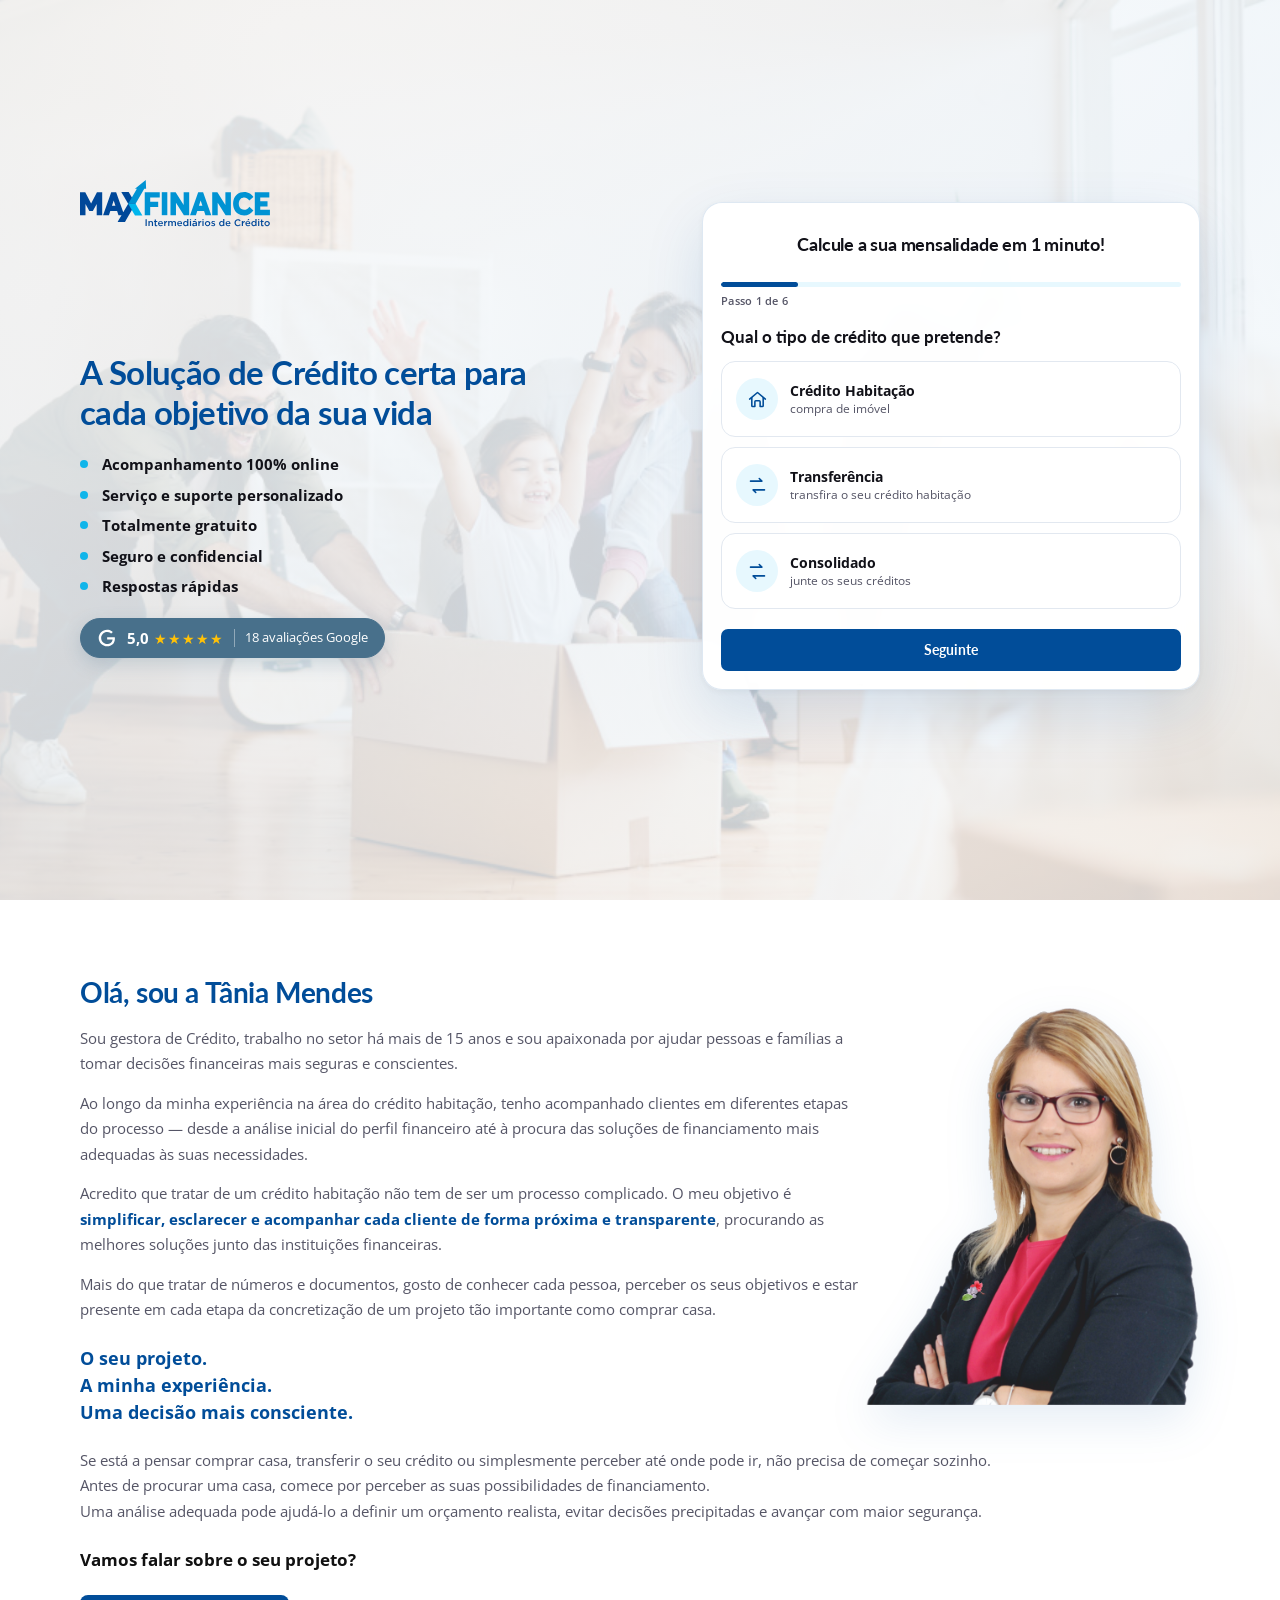
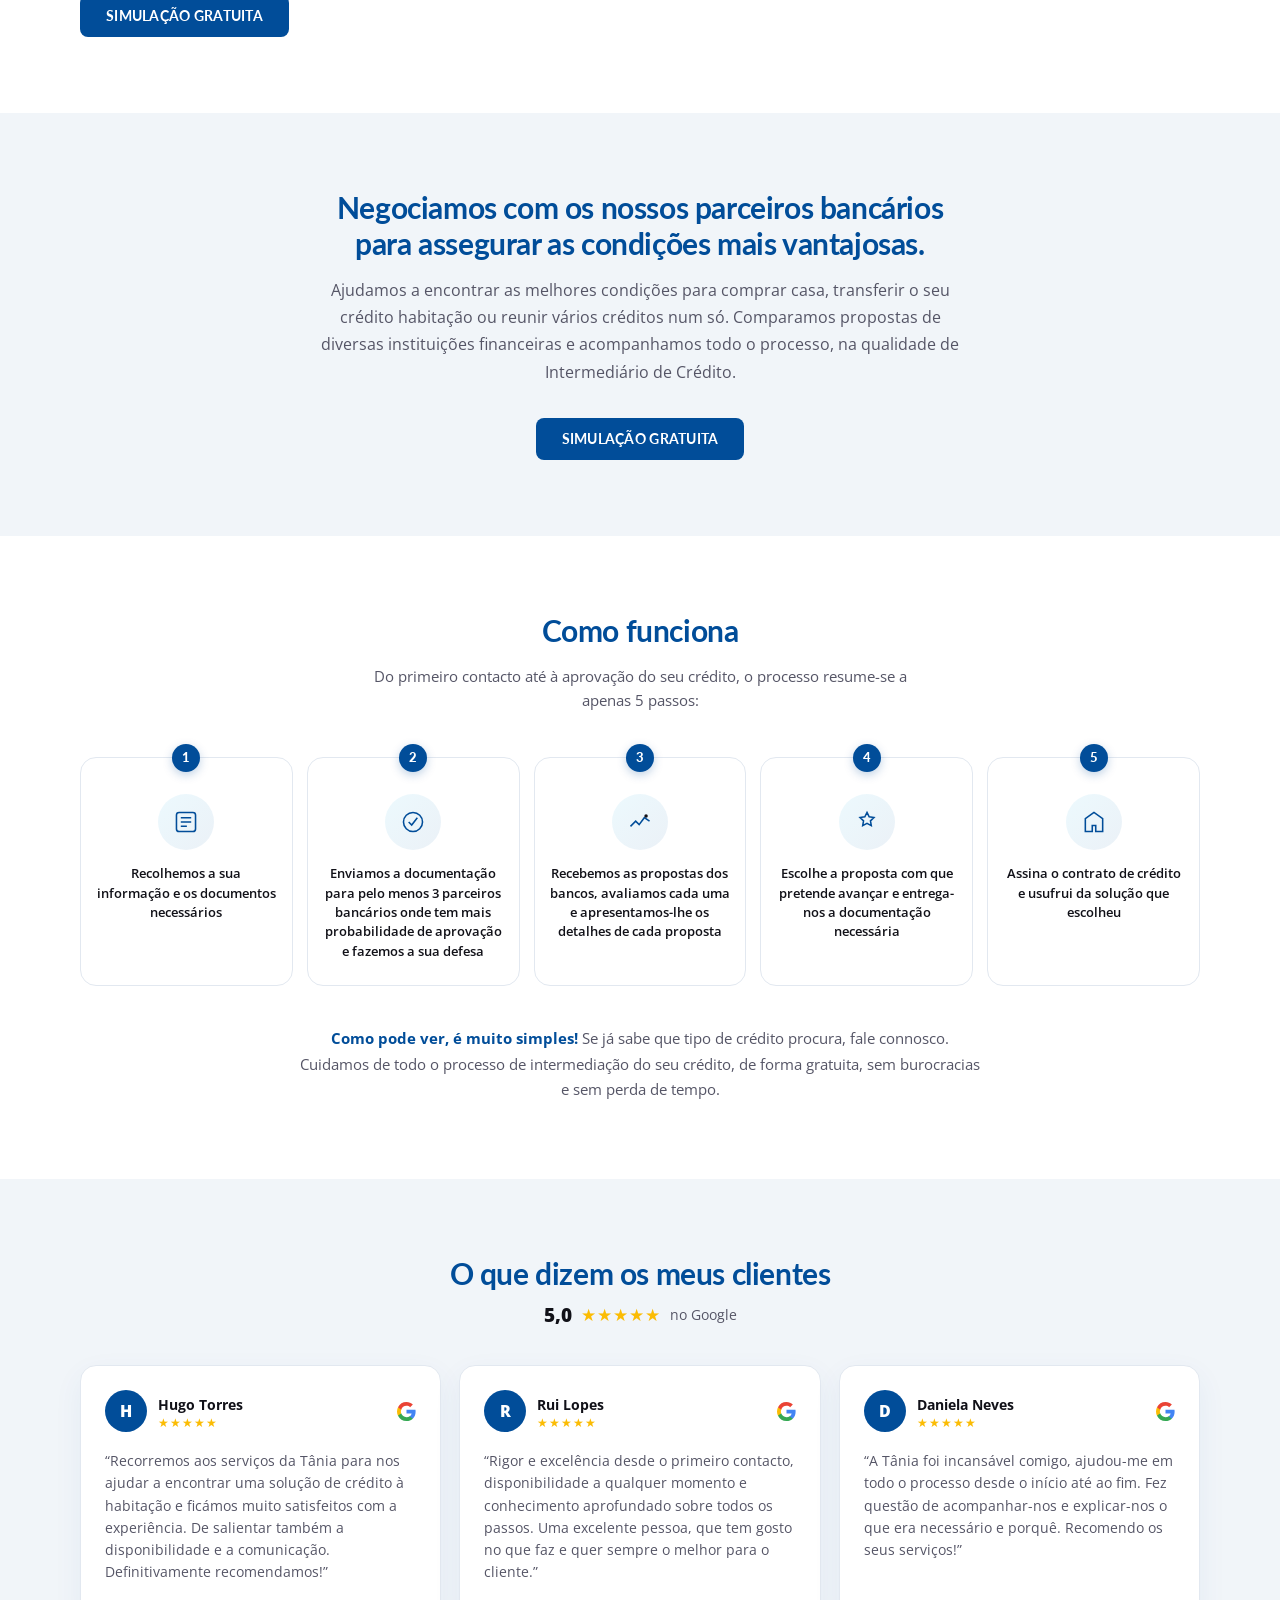
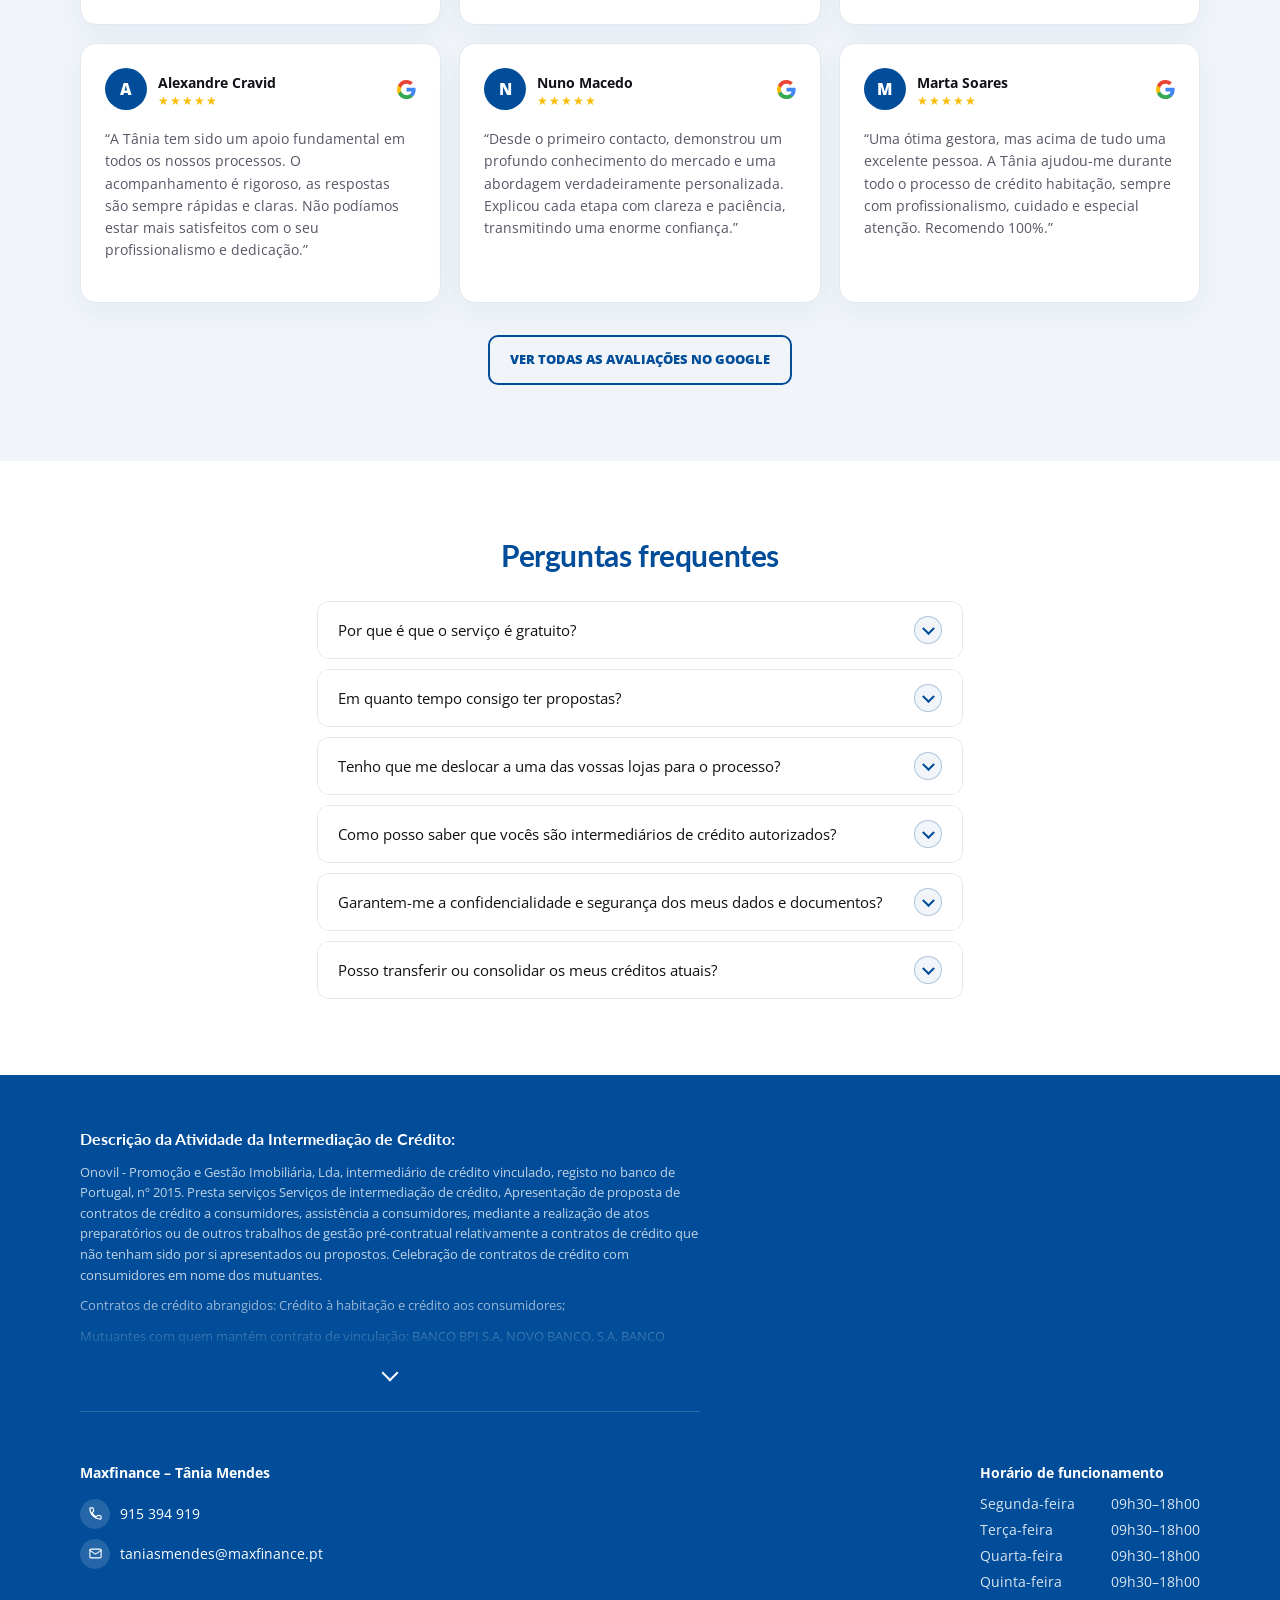
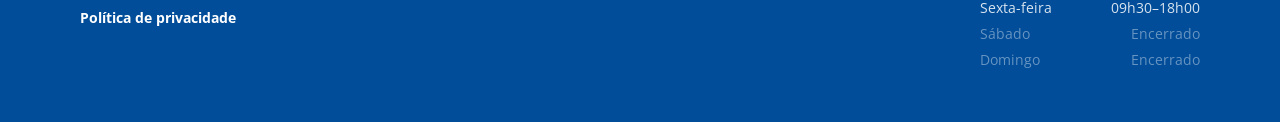
<file: index.html>
<!DOCTYPE html>
<html lang="pt-PT">
<head>
  <meta charset="UTF-8" />
  <meta name="viewport" content="width=device-width, initial-scale=1.0" />
  <title>Maxfinance – Tânia Mendes</title>
  <meta name="robots" content="noindex, follow" />
  <meta http-equiv="refresh" content="0; url=/credito/" />
  <link rel="canonical" href="/credito/" />
  <script>window.location.replace('/credito/');</script>
</head>
<body>
  <p>A redirecionar para <a href="/credito/">a página de crédito</a>…</p>
</body>
</html>
</file>
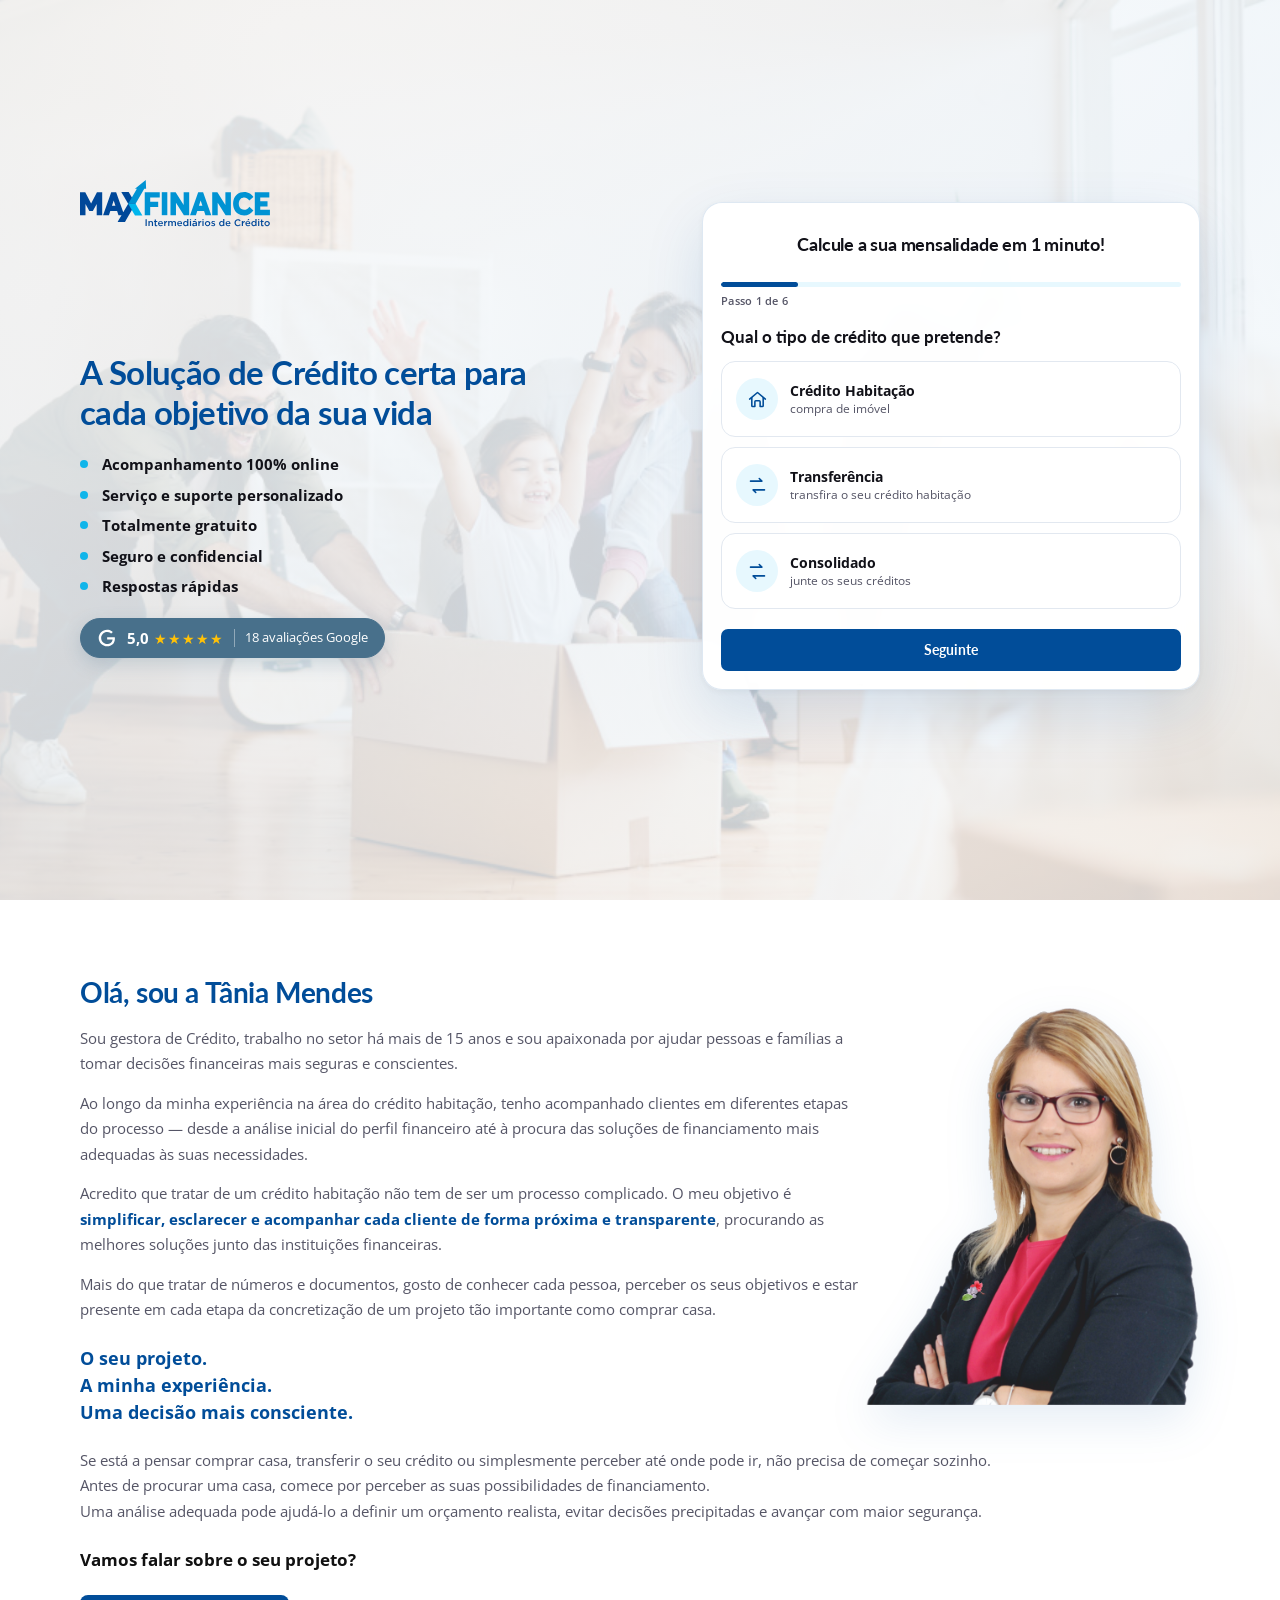
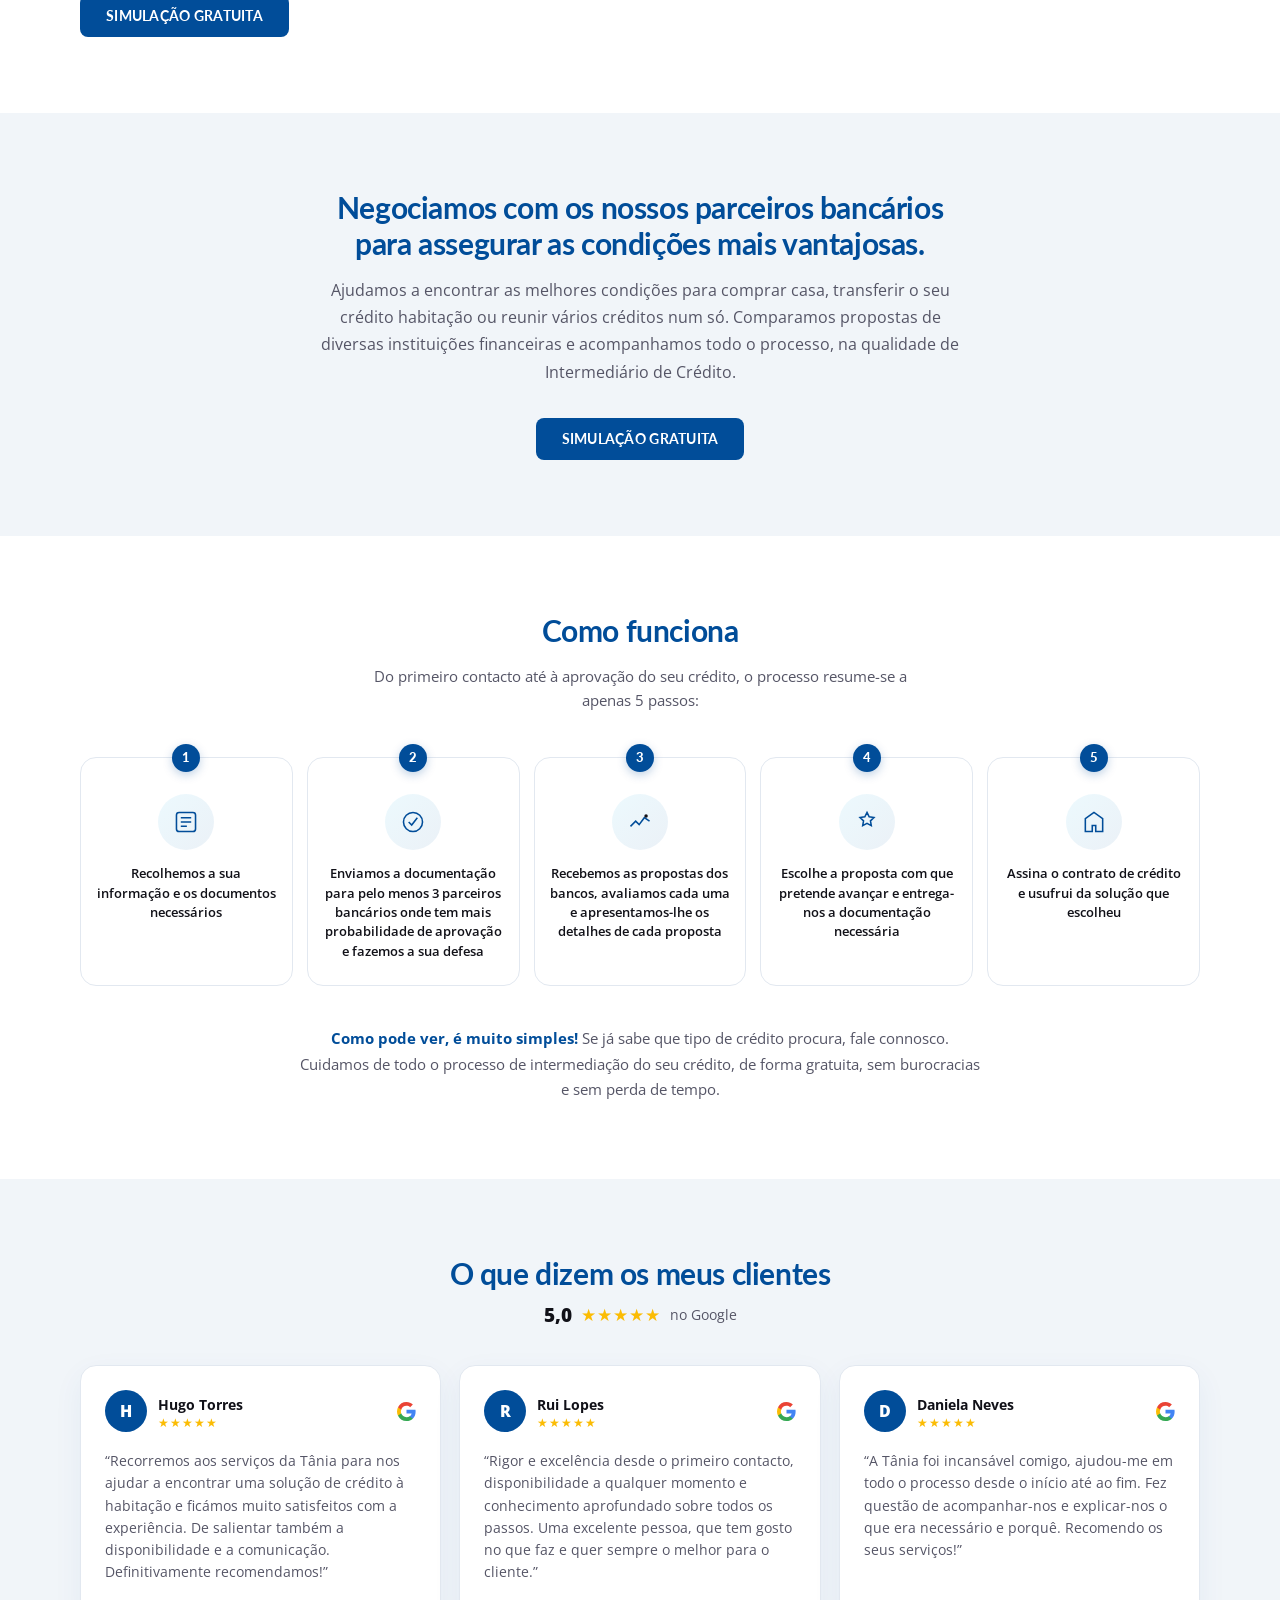
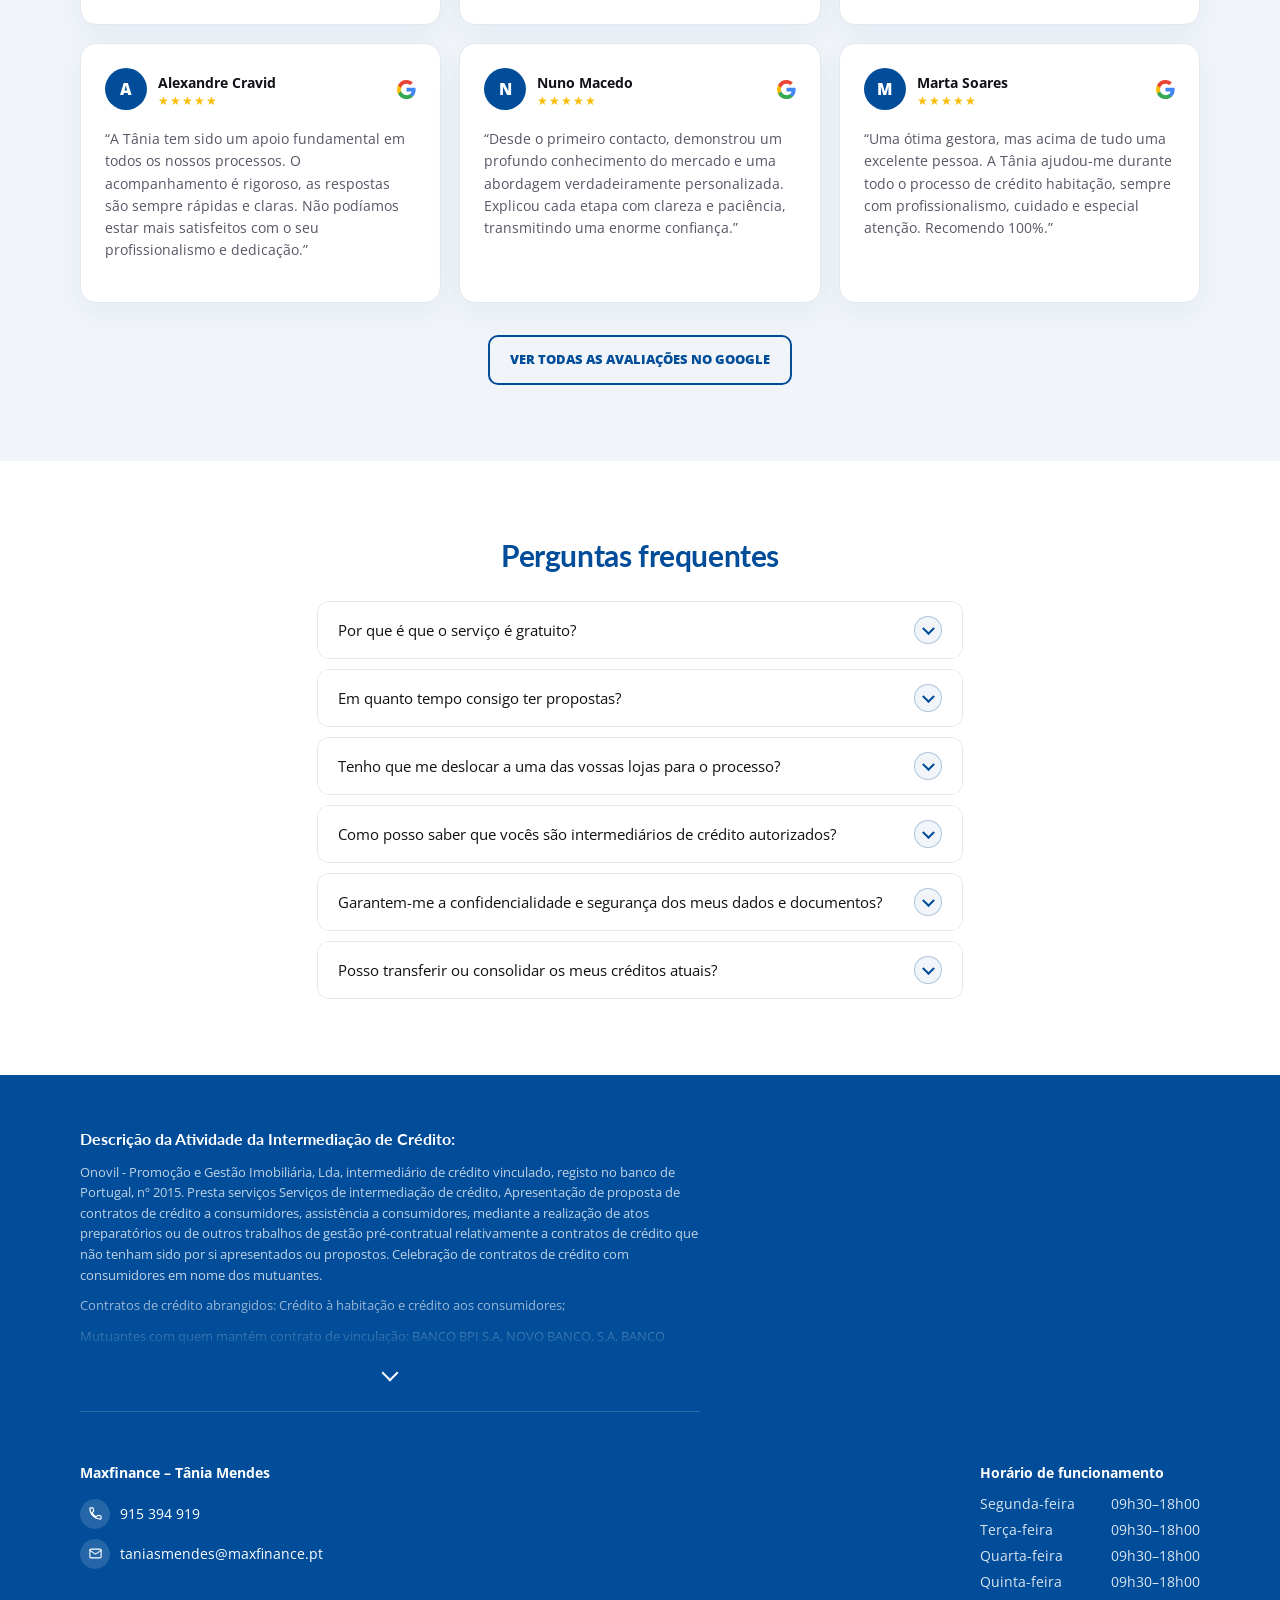
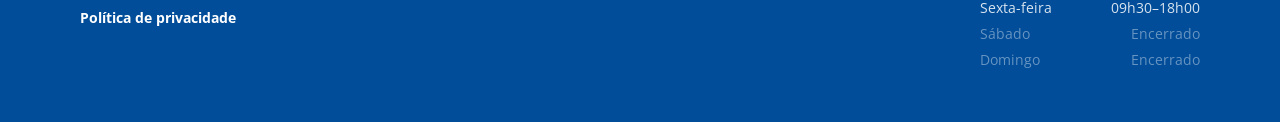
<file: credito/index.html>
<!DOCTYPE html>
<html lang="pt-PT">
<head>
  <meta charset="UTF-8" />
  <meta name="viewport" content="width=device-width, initial-scale=1.0" />
  <title>Crédito Habitação, Transferência e Consolidado | Maxfinance – Tânia Mendes</title>
  <meta name="description" content="Encontre a solução certa para crédito habitação, transferência de crédito ou crédito consolidado com a Maxfinance – Tânia Mendes. Serviço gratuito e acompanhamento personalizado." />
  <meta name="robots" content="index, follow" />
  <meta property="og:title" content="Crédito Habitação, Transferência e Consolidado | Maxfinance – Tânia Mendes" />
  <meta property="og:description" content="Encontre a solução de crédito certa para si. Serviço gratuito, 100% online, intermediário certificado pelo Banco de Portugal." />
  <meta property="og:type" content="website" />
  <link rel="icon" type="image/svg+xml" href="logo.svg" />
  <link rel="preconnect" href="https://fonts.googleapis.com" />
  <link rel="preconnect" href="https://fonts.gstatic.com" crossorigin />
  <link href="https://fonts.googleapis.com/css2?family=Lato:wght@700;900&family=Open+Sans:wght@400;500;600;700&display=swap" rel="stylesheet" />
  <link rel="stylesheet" href="style.css" />

  <!-- Google Tag Manager -->
  <script>(function(w,d,s,l,i){w[l]=w[l]||[];w[l].push({'gtm.start':
  new Date().getTime(),event:'gtm.js'});var f=d.getElementsByTagName(s)[0],
  j=d.createElement(s),dl=l!='dataLayer'?'&l='+l:'';j.async=true;j.src=
  'https://www.googletagmanager.com/gtm.js?id='+i+dl;f.parentNode.insertBefore(j,f);
  })(window,document,'script','dataLayer','GTM-TKHTFX28');</script>
  <!-- End Google Tag Manager -->

  <!-- Google tag (gtag.js) -->
  <script async src="https://www.googletagmanager.com/gtag/js?id=G-TNVKLNK111"></script>
  <script>
    window.dataLayer = window.dataLayer || [];
    function gtag(){dataLayer.push(arguments);}
    gtag('js', new Date());
    gtag('config', 'G-TNVKLNK111');
  </script>
</head>
<body>

  <!-- Google Tag Manager (noscript) -->
  <noscript><iframe src="https://www.googletagmanager.com/ns.html?id=GTM-TKHTFX28"
  height="0" width="0" style="display:none;visibility:hidden"></iframe></noscript>
  <!-- End Google Tag Manager (noscript) -->

  
  <main>

    <!-- ===== HERO ===== -->
    <section class="hero" id="topo">
      <div class="container hero-grid">

        <!-- LEFT: content -->
        <div class="hero-content">
          <a href="index.html" class="logo-link" aria-label="Maxfinance – Tânia Mendes">
            <img src="logo.svg" alt="Maxfinance – Tânia Mendes" class="hero-logo" />
          </a>

          <h1>A <b>Solução de Crédito</b> certa para cada objetivo da sua vida</h1>

          <ul class="hero-bullets">
            <li><b>Acompanhamento 100% online</b></li>
            <li><b>Serviço e suporte personalizado</b></li>
            <li><b>Totalmente gratuito</b></li>
            <li><b>Seguro e confidencial</b></li>
            <li><b>Respostas rápidas</b></li>
          </ul>

          <a href="https://share.google/o4KZyj4FBCJmD2E05" target="_blank" rel="noopener noreferrer" class="google-badge" aria-label="Ver avaliações de Tânia Mendes no Google">
            <span class="google-badge-icon" aria-hidden="true"></span>
            <div class="google-badge-stars"><span class="google-badge-score">5,0</span><span class="google-badge-stars-icons" aria-label="5 estrelas">★★★★★</span></div>
            <div class="google-badge-divider"></div>
            <span class="google-badge-text">18 avaliações Google</span>
          </a>


        </div>

        <!-- RIGHT: form -->
        <div class="form-card" id="formulario">

          <!-- Wizard progress -->
          <div class="wizard-head">
            <h2 class="wizard-title">Calcule a sua mensalidade em <span class="wizard-title-break">1 minuto!</span></h2>
            <div class="wizard-progress">
              <div class="wizard-progress-bar"><div class="wizard-progress-fill" id="wizardProgressFill"></div></div>
              <div class="wizard-step-label">Passo <span id="wizardStepNum">1</span> de <span id="wizardStepTotal">6</span></div>
            </div>
          </div>

          <form name="maxfinancetaniacredito" method="POST" data-netlify="true" action="/credito/send.html" id="leadForm" novalidate autocomplete="off">
            <input type="hidden" name="form-name" id="netlifyFormName" value="maxfinancetaniacredito" />
            <input type="hidden" name="campaign" id="hidden_campaign" value="Crédito" />
            <input type="hidden" name="valor_financiar" id="hidden_valor_financiar" value="250000" />
            <input type="hidden" name="prazo" id="hidden_prazo" value="35" />
            <input type="hidden" name="gclid" id="hidden_gclid" value="" />
            <input type="hidden" name="fbclid" id="hidden_fbclid" value="" />
            <input type="hidden" name="lead_score" id="hidden_lead_score" value="" />
            <input type="hidden" name="qualificacao" id="hidden_qualificacao" value="" />

            <!-- PASSO 1 -->
            <div class="wizard-step active" data-step="1">
              <h2 class="wizard-q">Qual o tipo de crédito que pretende?</h2>
              <div class="option-grid option-grid--1col form-group">
                <label class="option-card">
                  <input type="radio" name="tipo_credito" value="Habitação" required />
                  <span class="option-icon"><svg viewBox="0 0 24 24" fill="none" stroke="currentColor" stroke-width="1.8" stroke-linecap="round" stroke-linejoin="round"><path d="M3 11.5L12 4l9 7.5"/><path d="M5.5 10v9a1 1 0 001 1H9v-5.5a1 1 0 011-1h4a1 1 0 011 1V20h2.5a1 1 0 001-1v-9"/></svg></span>
                  <span class="option-text"><span class="option-title">Crédito Habitação</span><span class="option-sub">compra de imóvel</span></span>
                </label>
                <label class="option-card">
                  <input type="radio" name="tipo_credito" value="Transferência" required />
                  <span class="option-icon"><svg viewBox="0 0 24 24" fill="none" stroke="currentColor" stroke-width="1.8" stroke-linecap="round" stroke-linejoin="round"><path d="M4 7h13l-3-3M20 17H7l3 3"/></svg></span>
                  <span class="option-text"><span class="option-title">Transferência</span><span class="option-sub">transfira o seu crédito habitação</span></span>
                </label>
                <label class="option-card">
                  <input type="radio" name="tipo_credito" value="Consolidado" required />
                  <span class="option-icon"><svg viewBox="0 0 24 24" fill="none" stroke="currentColor" stroke-width="1.8" stroke-linecap="round" stroke-linejoin="round"><path d="M4 7h13l-3-3M20 17H7l3 3"/></svg></span>
                  <span class="option-text"><span class="option-title">Consolidado</span><span class="option-sub">junte os seus créditos</span></span>
                </label>
              </div>
            </div>

            <!-- PASSO 2 -->
            <div class="wizard-step" data-step="2">

              <div class="wizard-variant active" data-variant="Habitação">
                <h2 class="wizard-q">Em que fase está do seu projeto?</h2>
                <div class="option-grid option-grid--1col form-group">
                  <label class="option-card">
                    <input type="radio" name="fase_imovel" value="Já tenho imóvel escolhido" data-weight="3" />
                    <span class="option-icon"><svg viewBox="0 0 24 24" fill="none" stroke="currentColor" stroke-width="1.8" stroke-linecap="round" stroke-linejoin="round"><path d="M4 18c2-3 3-4.5 4-4.5s1 2 2.3 2S12 13 13.5 13s1.2 3 2.6 3 2-2 3.9-2"/><path d="M14 5l4.5 4.5L21 7 16.5 2.5 14 5z"/><path d="M12.5 6.5L4 15v3h3l8.5-8.5"/></svg></span>
                    <span class="option-text"><span class="option-title">Já tenho imóvel escolhido</span></span>
                  </label>
                  <label class="option-card">
                    <input type="radio" name="fase_imovel" value="Estou a visitar imóveis" data-weight="2" />
                    <span class="option-icon"><svg viewBox="0 0 24 24" fill="none" stroke="currentColor" stroke-width="1.8" stroke-linecap="round" stroke-linejoin="round"><circle cx="10.5" cy="10.5" r="6.5"/><path d="M20 20l-4.8-4.8"/></svg></span>
                    <span class="option-text"><span class="option-title">Estou a visitar imóveis</span></span>
                  </label>
                  <label class="option-card">
                    <input type="radio" name="fase_imovel" value="Ainda a explorar opções" data-weight="1" />
                    <span class="option-icon"><svg viewBox="0 0 24 24" fill="none" stroke="currentColor" stroke-width="1.8" stroke-linecap="round" stroke-linejoin="round"><circle cx="12" cy="12" r="9"/><path d="M15 9l-2 6-4 2 2-6z"/></svg></span>
                    <span class="option-text"><span class="option-title">Ainda a explorar opções</span></span>
                  </label>
                  <label class="option-card">
                    <input type="radio" name="fase_imovel" value="Só quero mais informações" data-weight="0" />
                    <span class="option-icon"><svg viewBox="0 0 24 24" fill="none" stroke="currentColor" stroke-width="1.8" stroke-linecap="round" stroke-linejoin="round"><path d="M4 5.5h16v10.5H9l-4 3.5v-3.5H4z"/><path d="M8 9.5h8M8 12.5h5"/></svg></span>
                    <span class="option-text"><span class="option-title">Só quero mais informações</span></span>
                  </label>
                </div>
              </div>

              <div class="wizard-variant" data-variant="Automóvel" hidden>
                <h2 class="wizard-q">Que tipo de viatura pretende financiar?</h2>
                <div class="option-grid option-grid--1col form-group">
                  <label class="option-card">
                    <input type="radio" name="tipo_viatura" value="Carro novo" data-weight="2" />
                    <span class="option-icon"><svg viewBox="0 0 24 24" fill="none" stroke="currentColor" stroke-width="1.8" stroke-linecap="round" stroke-linejoin="round"><path d="M12 3l1.8 5.2L19 10l-5.2 1.8L12 17l-1.8-5.2L5 10l5.2-1.8z"/></svg></span>
                    <span class="option-text"><span class="option-title">Carro novo</span></span>
                  </label>
                  <label class="option-card">
                    <input type="radio" name="tipo_viatura" value="Carro usado" data-weight="2" />
                    <span class="option-icon"><svg viewBox="0 0 24 24" fill="none" stroke="currentColor" stroke-width="1.8" stroke-linecap="round" stroke-linejoin="round"><circle cx="10.5" cy="10.5" r="6.5"/><path d="M20 20l-4.8-4.8"/></svg></span>
                    <span class="option-text"><span class="option-title">Carro usado</span></span>
                  </label>
                  <label class="option-card">
                    <input type="radio" name="tipo_viatura" value="Mota ou outro veículo" data-weight="1" />
                    <span class="option-icon"><svg viewBox="0 0 24 24" fill="none" stroke="currentColor" stroke-width="1.8" stroke-linecap="round" stroke-linejoin="round"><circle cx="6" cy="17" r="3"/><circle cx="18" cy="17" r="3"/><path d="M6 17l4-9h4l3 5M10 8h5"/></svg></span>
                    <span class="option-text"><span class="option-title">Mota ou outro veículo</span></span>
                  </label>
                  <label class="option-card">
                    <input type="radio" name="tipo_viatura" value="Ainda não decidi" data-weight="0" />
                    <span class="option-icon"><svg viewBox="0 0 24 24" fill="none" stroke="currentColor" stroke-width="1.8" stroke-linecap="round" stroke-linejoin="round"><circle cx="12" cy="12" r="9"/><path d="M9.3 9.3a2.7 2.7 0 015.2 1c0 1.8-2.3 2-2.5 3.7"/><circle cx="12" cy="17" r="0.15" fill="currentColor" stroke="currentColor"/></svg></span>
                    <span class="option-text"><span class="option-title">Ainda não decidi</span></span>
                  </label>
                </div>
              </div>

              <div class="wizard-variant" data-variant="Consolidado" hidden>
                <h2 class="wizard-q">Que créditos pretende consolidar?</h2>
                <div class="wizard-field-label">Selecione todos os que se aplicam</div>
                <div class="option-grid three-col option-grid--compact form-group">
                  <label class="option-card">
                    <input type="checkbox" name="creditos_consolidar" value="Crédito habitação" data-weight="1" />
                    <span class="option-icon"><svg viewBox="0 0 24 24" fill="none" stroke="currentColor" stroke-width="1.8" stroke-linecap="round" stroke-linejoin="round"><path d="M3 11.5L12 4l9 7.5"/><path d="M5.5 10v9a1 1 0 001 1H9v-5.5a1 1 0 011-1h4a1 1 0 011 1V20h2.5a1 1 0 001-1v-9"/></svg></span>
                    <span class="option-text"><span class="option-title">Crédito habitação</span></span>
                  </label>
                  <label class="option-card">
                    <input type="checkbox" name="creditos_consolidar" value="Crédito pessoal" data-weight="1" />
                    <span class="option-icon"><svg viewBox="0 0 24 24" fill="none" stroke="currentColor" stroke-width="1.8" stroke-linecap="round" stroke-linejoin="round"><path d="M3 7a2 2 0 012-2h13a1 1 0 011 1v2M3 7v10a2 2 0 002 2h14a1 1 0 001-1v-8a1 1 0 00-1-1H5a2 2 0 01-2-2z"/><circle cx="16" cy="13" r="1.2" fill="currentColor" stroke="none"/></svg></span>
                    <span class="option-text"><span class="option-title">Crédito pessoal</span></span>
                  </label>
                  <label class="option-card">
                    <input type="checkbox" name="creditos_consolidar" value="Cartões de crédito" data-weight="1" />
                    <span class="option-icon"><svg viewBox="0 0 24 24" fill="none" stroke="currentColor" stroke-width="1.8" stroke-linecap="round" stroke-linejoin="round"><rect x="3.5" y="6" width="17" height="12" rx="2"/><path d="M3.5 10.5h17"/><path d="M7 14.5h4"/></svg></span>
                    <span class="option-text"><span class="option-title">Cartões de crédito</span></span>
                  </label>
                  <label class="option-card">
                    <input type="checkbox" name="creditos_consolidar" value="Crédito automóvel" data-weight="1" />
                    <span class="option-icon"><svg viewBox="0 0 24 24" fill="none" stroke="currentColor" stroke-width="1.8" stroke-linecap="round" stroke-linejoin="round"><path d="M4.5 16v-4.5l2-4.5h11l2 4.5V16"/><path d="M4.5 16h15M6.5 16v2M17.5 16v2"/><circle cx="8" cy="16" r="1.3"/><circle cx="16" cy="16" r="1.3"/></svg></span>
                    <span class="option-text"><span class="option-title">Crédito automóvel</span></span>
                  </label>
                  <label class="option-card">
                    <input type="checkbox" name="creditos_consolidar" value="Linha de crédito" data-weight="1" />
                    <span class="option-icon"><svg viewBox="0 0 24 24" fill="none" stroke="currentColor" stroke-width="1.8" stroke-linecap="round" stroke-linejoin="round"><rect x="3.5" y="9" width="17" height="6" rx="3"/><path d="M12 9v6"/></svg></span>
                    <span class="option-text"><span class="option-title">Linha de crédito</span></span>
                  </label>
                  <label class="option-card">
                    <input type="checkbox" name="creditos_consolidar" value="Outros créditos" data-weight="1" />
                    <span class="option-icon"><svg viewBox="0 0 24 24" fill="none" stroke="currentColor" stroke-width="1.8" stroke-linecap="round" stroke-linejoin="round"><path d="M4 5.5h16v10.5H9l-4 3.5v-3.5H4z"/><path d="M8 9.5h8M8 12.5h5"/></svg></span>
                    <span class="option-text"><span class="option-title">Outros créditos</span></span>
                  </label>
                </div>
              </div>

            </div>

            <!-- PASSO 3 -->
            <div class="wizard-step" data-step="3">
              <h2 class="wizard-q" id="step3Title">Calcule a sua mensalidade estimada</h2>
              <div class="simulator-block">

                <div class="form-group">
                  <label class="field-label" for="titulares" id="labelTitulares">Nº de titulares *</label>
                  <select id="titulares" name="titulares" required>
                    <option value="" disabled selected>Selecionar</option>
                    <option value="1">1 titular</option>
                    <option value="2">2 titulares</option>
                  </select>
                  <small class="error-message"></small>
                </div>

                <div class="slider-group">
                  <div class="slider-header">
                    <label for="valor_financiar" id="labelValorFinanciar">Valor de financiamento desejado</label>
                    <div class="slider-val-wrap">
                      <input type="text" id="valor_financiar_display" class="slider-value-input" value="250 000" inputmode="numeric" />
                      <span class="slider-currency">€</span>
                    </div>
                  </div>
                  <input type="range" id="valor_financiar" min="50000" max="1000000" step="5000" value="250000" class="mf-slider" />
                </div>

                <div class="slider-group">
                  <div class="slider-header">
                    <label for="prazo" id="labelPrazo">Prazo</label>
                    <div class="slider-val-wrap">
                      <input type="text" id="prazo_display" class="slider-value-input" value="35" inputmode="numeric" />
                      <span class="slider-currency">anos</span>
                    </div>
                  </div>
                  <input type="range" id="prazo" min="5" max="40" step="1" value="35" class="mf-slider" />
                </div>
              </div>
            </div>

            <!-- PASSO 4 -->
            <div class="wizard-step" data-step="4">
              <h2 class="wizard-q">Qual é a sua situação profissional?</h2>
              <div class="option-grid three-col option-grid--compact form-group">
                <label class="option-card">
                  <input type="radio" name="situacao_profissional" value="Efetivo" required />
                  <span class="option-icon"><svg viewBox="0 0 24 24" fill="none" stroke="currentColor" stroke-width="1.8" stroke-linecap="round" stroke-linejoin="round"><rect x="3.5" y="7.5" width="17" height="11" rx="1.5"/><path d="M8.5 7.5V6a2 2 0 012-2h3a2 2 0 012 2v1.5M3.5 12.5h17"/></svg></span>
                  <span class="option-text"><span class="option-title">Efetivo</span></span>
                </label>
                <label class="option-card">
                  <input type="radio" name="situacao_profissional" value="Contrato a termo certo" required />
                  <span class="option-icon"><svg viewBox="0 0 24 24" fill="none" stroke="currentColor" stroke-width="1.8" stroke-linecap="round" stroke-linejoin="round"><path d="M6 3h8l4 4v14H6z"/><path d="M14 3v4h4M9 12h6M9 15.5h6"/></svg></span>
                  <span class="option-text"><span class="option-title">Contrato a termo certo</span></span>
                </label>
                <label class="option-card">
                  <input type="radio" name="situacao_profissional" value="Independente" required />
                  <span class="option-icon"><svg viewBox="0 0 24 24" fill="none" stroke="currentColor" stroke-width="1.8" stroke-linecap="round" stroke-linejoin="round"><path d="M6 3h12v18l-2.5-1.6L13 21l-2.5-1.6L8 21l-2-1.6z"/><path d="M9 8h6M9 11.5h6"/></svg></span>
                  <span class="option-text"><span class="option-title">Independente</span></span>
                </label>
                <label class="option-card">
                  <input type="radio" name="situacao_profissional" value="Empresário" required />
                  <span class="option-icon"><svg viewBox="0 0 24 24" fill="none" stroke="currentColor" stroke-width="1.8" stroke-linecap="round" stroke-linejoin="round"><rect x="5" y="3.5" width="10" height="17"/><path d="M9 7.5h2M13 7.5h0M9 11h2M9 14.5h2M15 10h4v10.5h-4"/></svg></span>
                  <span class="option-text"><span class="option-title">Empresário</span></span>
                </label>
                <label class="option-card">
                  <input type="radio" name="situacao_profissional" value="Reformado" required />
                  <span class="option-icon"><svg viewBox="0 0 24 24" fill="none" stroke="currentColor" stroke-width="1.8" stroke-linecap="round" stroke-linejoin="round"><path d="M5 19c8 1 13-4.5 14-14-9 0-13.5 4-14 14z"/><path d="M6 18c3-4 6-7 12-11.5"/></svg></span>
                  <span class="option-text"><span class="option-title">Reformado</span></span>
                </label>
                <label class="option-card">
                  <input type="radio" name="situacao_profissional" value="Outra situação" required />
                  <span class="option-icon"><svg viewBox="0 0 24 24" fill="none" stroke="currentColor" stroke-width="1.8" stroke-linecap="round" stroke-linejoin="round"><circle cx="12" cy="12" r="9"/><path d="M9.3 9.3a2.7 2.7 0 015.2 1c0 1.8-2.3 2-2.5 3.7"/><circle cx="12" cy="17" r="0.15" fill="currentColor" stroke="currentColor"/></svg></span>
                  <span class="option-text"><span class="option-title">Outra situação</span></span>
                </label>
              </div>

              <div class="form-group" id="outraSituacaoWrap" hidden>
                <label class="field-label" for="situacao_outra">Qual é a sua situação? *</label>
                <input type="text" id="situacao_outra" name="situacao_outra" placeholder="Descreva a situação profissional" />
                <small class="error-message"></small>
              </div>

              <div class="titular2-wrap" id="titular2Wrap" hidden>
                <h4 class="titular2-title">2º titular</h4>

                <div class="form-group">
                  <label class="field-label" for="situacao_profissional2">Situação profissional do 2º titular *</label>
                  <select id="situacao_profissional2" name="situacao_profissional2">
                    <option value="" disabled selected>Selecionar</option>
                    <option value="Efetivo">Efetivo</option>
                    <option value="Contrato a termo certo">Contrato a termo certo</option>
                    <option value="Independente">Independente</option>
                    <option value="Empresário">Empresário</option>
                    <option value="Reformado">Reformado</option>
                    <option value="Outra situação">Outra situação</option>
                  </select>
                  <small class="error-message"></small>
                </div>

                <div class="form-group" id="outraSituacaoWrapT2" hidden>
                  <label class="field-label" for="situacao_outra2">Qual é a situação do 2º titular? *</label>
                  <input type="text" id="situacao_outra2" name="situacao_outra2" placeholder="Descreva a situação profissional" />
                  <small class="error-message"></small>
                </div>
              </div>
            </div>

            <!-- PASSO 5 -->
            <div class="wizard-step" data-step="5">
              <h2 class="wizard-q" id="timingTitle">Quando pretende avançar?</h2>
              <div class="option-grid option-grid--1col form-group">
                <label class="option-card">
                  <input type="radio" name="timing" value="Imediatamente" data-weight="3" />
                  <span class="option-icon"><svg viewBox="0 0 24 24" fill="none" stroke="currentColor" stroke-width="1.8" stroke-linecap="round" stroke-linejoin="round"><path d="M13 2L4.5 13.5H11L10.5 22 19.5 10H13z"/></svg></span>
                  <span class="option-text"><span class="option-title">Imediatamente</span></span>
                </label>
                <label class="option-card">
                  <input type="radio" name="timing" value="Nos próximos 30 dias" data-weight="2" />
                  <span class="option-icon"><svg viewBox="0 0 24 24" fill="none" stroke="currentColor" stroke-width="1.8" stroke-linecap="round" stroke-linejoin="round"><rect x="3.5" y="5" width="17" height="16" rx="2"/><path d="M3.5 9.5h17M8 3v4M16 3v4"/></svg></span>
                  <span class="option-text"><span class="option-title">Nos próximos 30 dias</span></span>
                </label>
                <label class="option-card">
                  <input type="radio" name="timing" value="Nos próximos 3 meses" data-weight="1" />
                  <span class="option-icon"><svg viewBox="0 0 24 24" fill="none" stroke="currentColor" stroke-width="1.8" stroke-linecap="round" stroke-linejoin="round"><rect x="3.5" y="5" width="17" height="16" rx="2"/><path d="M3.5 9.5h17M8 3v4M16 3v4M8 14h8"/></svg></span>
                  <span class="option-text"><span class="option-title">Nos próximos 3 meses</span></span>
                </label>
                <label class="option-card">
                  <input type="radio" name="timing" value="Ainda estou só a planear" data-weight="0" />
                  <span class="option-icon"><svg viewBox="0 0 24 24" fill="none" stroke="currentColor" stroke-width="1.8" stroke-linecap="round" stroke-linejoin="round"><path d="M12 6.5c-1.5-1.3-3.7-2-6.5-2v13c2.8 0 5 .7 6.5 2 1.5-1.3 3.7-2 6.5-2v-13c-2.8 0-5 .7-6.5 2z"/><path d="M12 6.5v13"/></svg></span>
                  <span class="option-text"><span class="option-title">Ainda estou só a planear</span></span>
                </label>
              </div>
            </div>

            <!-- PASSO 6 -->
            <div class="wizard-step wizard-step--spacious" data-step="6">
              <h2 class="wizard-q">Últimos dados para ver a sua estimativa</h2>

              <div class="form-group">
                <input type="text" id="nome" name="nome" placeholder="Nome completo *" required />
                <small class="error-message"></small>
              </div>

              <div class="form-group">
                <input type="tel" id="telefone" name="telefone" placeholder="Telefone *" required />
                <small class="error-message"></small>
              </div>

              <div class="form-group">
                <input type="email" id="email" name="email" placeholder="E-mail *" required />
                <small class="error-message"></small>
              </div>

              <div class="checkbox-group">
                <input type="checkbox" id="consentimento" name="consentimento" required />
                <label for="consentimento">Dou consentimento ao tratamento dos meus dados para efeitos de intermediação de crédito e aceito a <a href="https://www.maxfinance.pt/pt-pt/politica-de-privacidade" target="_blank" rel="noopener" class="consent-link">política de privacidade</a>.</label>
              </div>
              <small class="error-message checkbox-error"></small>
            </div>

            <!-- Navegação -->
            <div class="wizard-nav">
              <button type="button" class="wizard-back-btn" id="wizardBackBtn">Voltar</button>
              <button type="button" class="wizard-next-btn" id="wizardNextBtn">Seguinte</button>
              <button type="submit" class="submit-btn" id="wizardSubmitBtn" style="display:none">Ver estimativa</button>
            </div>
          </form>
          <!-- Formulários estáticos para o Netlify detetar os destinos de Habitação usados dinamicamente. -->
          <form name="maxfinancetaniacredito_qualificadas" method="POST" data-netlify="true" action="/credito/send.html" hidden aria-hidden="true">
            <input type="hidden" name="form-name" value="maxfinancetaniacredito_qualificadas" />
            <input name="tipo_credito" /><input name="timing" /><input name="titulares" />
            <input name="valor_financiar" /><input name="prazo" /><input name="situacao_profissional" />
            <input name="situacao_outra" /><input name="situacao_profissional2" /><input name="situacao_outra2" />
            <input name="nome" /><input name="telefone" /><input name="email" /><input name="consentimento" />
            <input name="campaign" /><input name="gclid" /><input name="fbclid" />
            <input name="lead_score" /><input name="qualificacao" />
          </form>
          <form name="maxfinancetaniacredito_nao_qualificadas" method="POST" data-netlify="true" action="/credito/out.html" hidden aria-hidden="true">
            <input type="hidden" name="form-name" value="maxfinancetaniacredito_nao_qualificadas" />
            <input name="tipo_credito" /><input name="timing" /><input name="titulares" />
            <input name="valor_financiar" /><input name="prazo" /><input name="situacao_profissional" />
            <input name="situacao_outra" /><input name="situacao_profissional2" /><input name="situacao_outra2" />
            <input name="nome" /><input name="telefone" /><input name="email" /><input name="consentimento" />
            <input name="campaign" /><input name="gclid" /><input name="fbclid" />
            <input name="lead_score" /><input name="qualificacao" />
          </form>


        </div>
      </div>
    </section>



    <!-- ===== APRESENTAÇÃO ===== -->
    <section class="section network-section" id="rede">
      <div class="container network-grid">
        <div class="network-media"><img src="maxfinance-team.webp" alt="Tânia Mendes, gestora de crédito" /></div>
        <div class="network-text">
          <h2>Olá, sou a Tânia Mendes</h2>
          <p>Sou gestora de Crédito, trabalho no setor há mais de 15 anos e sou apaixonada por ajudar pessoas e famílias a tomar decisões financeiras mais seguras e conscientes.</p>
          <p>Ao longo da minha experiência na área do crédito habitação, tenho acompanhado clientes em diferentes etapas do processo — desde a análise inicial do perfil financeiro até à procura das soluções de financiamento mais adequadas às suas necessidades.</p>
          <p>Acredito que tratar de um crédito habitação não tem de ser um processo complicado. O meu objetivo é <strong>simplificar, esclarecer e acompanhar cada cliente de forma próxima e transparente</strong>, procurando as melhores soluções junto das instituições financeiras.</p>
          <p>Mais do que tratar de números e documentos, gosto de conhecer cada pessoa, perceber os seus objetivos e estar presente em cada etapa da concretização de um projeto tão importante como comprar casa.</p>
          <p class="network-highlight">O seu projeto.<br>A minha experiência.<br>Uma decisão mais consciente.</p>
          <p>Se está a pensar comprar casa, transferir o seu crédito ou simplesmente perceber até onde pode ir, não precisa de começar sozinho.<br>Antes de procurar uma casa, comece por perceber as suas possibilidades de financiamento.<br>Uma análise adequada pode ajudá-lo a definir um orçamento realista, evitar decisões precipitadas e avançar com maior segurança.</p>
          <p class="network-question">Vamos falar sobre o seu projeto?</p>
          <a href="#formulario" class="primary-btn">SIMULAÇÃO GRATUITA</a>
        </div>
      </div>
    </section>

    <!-- ===== ABOUT / INTRO ===== -->
    <section class="section about-section">
      <div class="container">
        <div class="about-text">
          <h2>Negociamos com os nossos parceiros bancários para assegurar as condições mais vantajosas.</h2>
          <p>Ajudamos a encontrar as melhores condições para comprar casa, transferir o seu crédito habitação ou reunir vários créditos num só. Comparamos propostas de diversas instituições financeiras e acompanhamos todo o processo, na qualidade de Intermediário de Crédito.</p>
          <a href="#formulario" class="primary-btn">SIMULAÇÃO GRATUITA</a>
        </div>
      </div>
    </section>

    <!-- ===== HOW IT WORKS ===== -->
    <section class="section process-section" id="processo">
      <div class="container">
        <h2>Como funciona</h2>
        <p class="section-sub">Do primeiro contacto até à aprovação do seu crédito, o processo resume-se a apenas 5 passos:</p>

        <div class="steps-grid">

          <article class="step-card">
            <div class="step-num">1</div>
            <div class="step-icon">
              <svg viewBox="0 0 30 30" fill="none" stroke="currentColor" stroke-width="1.6"><rect x="4" y="4" width="22" height="22" rx="3"/><path d="M9 10h12M9 15h12M9 20h7"/></svg>
            </div>
            <h3>Recolhemos a sua informação e os documentos necessários</h3>
          </article>

          <article class="step-card">
            <div class="step-num">2</div>
            <div class="step-icon">
              <svg viewBox="0 0 30 30" fill="none" stroke="currentColor" stroke-width="1.6"><circle cx="15" cy="15" r="11"/><path d="M10 15l3.5 3.5L20 10"/></svg>
            </div>
            <h3>Enviamos a documentação para pelo menos 3 parceiros bancários onde tem mais probabilidade de aprovação e fazemos a sua defesa</h3>
          </article>

          <article class="step-card">
            <div class="step-num">3</div>
            <div class="step-icon">
              <svg viewBox="0 0 30 30" fill="none" stroke="currentColor" stroke-width="1.6"><path d="M4 20l6-6 4 4 6-8 6 4"/><circle cx="22" cy="8" r="2" fill="currentColor" stroke="none"/></svg>
            </div>
            <h3>Recebemos as propostas dos bancos, avaliamos cada uma e apresentamos-lhe os detalhes de cada proposta</h3>
          </article>

          <article class="step-card">
            <div class="step-num">4</div>
            <div class="step-icon">
              <svg viewBox="0 0 30 30" fill="none" stroke="currentColor" stroke-width="1.6"><path d="M15 4l2.5 5 5.5.8-4 3.9.94 5.47L15 16.5l-4.94 2.67L11 13.7 7 9.8l5.5-.8z"/></svg>
            </div>
            <h3>Escolhe a proposta com que pretende avançar e entrega-nos a documentação necessária</h3>
          </article>

          <article class="step-card">
            <div class="step-num">5</div>
            <div class="step-icon">
              <svg viewBox="0 0 30 30" fill="none" stroke="currentColor" stroke-width="1.6"><path d="M15 4L5 11v15h8v-7h4v7h8V11z"/></svg>
            </div>
            <h3>Assina o contrato de crédito e usufrui da solução que escolheu</h3>
          </article>

        </div>

        <p class="steps-cta-text"><b>Como pode ver, é muito simples!</b> Se já sabe que tipo de crédito procura, fale connosco. Cuidamos de todo o processo de intermediação do seu crédito, de forma gratuita, sem burocracias e sem perda de tempo.</p>
      </div>
    </section>

    <!-- ===== GOOGLE REVIEWS ===== -->
    <section class="section reviews-section" id="avaliacoes">
      <div class="container">
        <h2>O que dizem os meus clientes</h2>
        <div class="reviews-summary"><span class="reviews-score">5,0</span><span class="reviews-summary-stars" aria-label="5 estrelas">★★★★★</span><span>no Google</span></div>
        <div class="reviews-grid">
          <article class="review-card"><div class="review-head"><span class="review-avatar">H</span><div><h3>Hugo Torres</h3><span class="review-stars" aria-label="5 estrelas">★★★★★</span></div><span class="google-mark">G</span></div><p>“Recorremos aos serviços da Tânia para nos ajudar a encontrar uma solução de crédito à habitação e ficámos muito satisfeitos com a experiência. De salientar também a disponibilidade e a comunicação. Definitivamente recomendamos!”</p></article>
          <article class="review-card"><div class="review-head"><span class="review-avatar">R</span><div><h3>Rui Lopes</h3><span class="review-stars" aria-label="5 estrelas">★★★★★</span></div><span class="google-mark">G</span></div><p>“Rigor e excelência desde o primeiro contacto, disponibilidade a qualquer momento e conhecimento aprofundado sobre todos os passos. Uma excelente pessoa, que tem gosto no que faz e quer sempre o melhor para o cliente.”</p></article>
          <article class="review-card"><div class="review-head"><span class="review-avatar">D</span><div><h3>Daniela Neves</h3><span class="review-stars" aria-label="5 estrelas">★★★★★</span></div><span class="google-mark">G</span></div><p>“A Tânia foi incansável comigo, ajudou-me em todo o processo desde o início até ao fim. Fez questão de acompanhar-nos e explicar-nos o que era necessário e porquê. Recomendo os seus serviços!”</p></article>
          <article class="review-card"><div class="review-head"><span class="review-avatar">A</span><div><h3>Alexandre Cravid</h3><span class="review-stars" aria-label="5 estrelas">★★★★★</span></div><span class="google-mark">G</span></div><p>“A Tânia tem sido um apoio fundamental em todos os nossos processos. O acompanhamento é rigoroso, as respostas são sempre rápidas e claras. Não podíamos estar mais satisfeitos com o seu profissionalismo e dedicação.”</p></article>
          <article class="review-card"><div class="review-head"><span class="review-avatar">N</span><div><h3>Nuno Macedo</h3><span class="review-stars" aria-label="5 estrelas">★★★★★</span></div><span class="google-mark">G</span></div><p>“Desde o primeiro contacto, demonstrou um profundo conhecimento do mercado e uma abordagem verdadeiramente personalizada. Explicou cada etapa com clareza e paciência, transmitindo uma enorme confiança.”</p></article>
          <article class="review-card"><div class="review-head"><span class="review-avatar">M</span><div><h3>Marta Soares</h3><span class="review-stars" aria-label="5 estrelas">★★★★★</span></div><span class="google-mark">G</span></div><p>“Uma ótima gestora, mas acima de tudo uma excelente pessoa. A Tânia ajudou-me durante todo o processo de crédito habitação, sempre com profissionalismo, cuidado e especial atenção. Recomendo 100%.”</p></article>
        </div>
        <a href="https://share.google/o4KZyj4FBCJmD2E05" target="_blank" rel="noopener noreferrer" class="reviews-link">VER TODAS AS AVALIAÇÕES NO GOOGLE</a>
      </div>
    </section>

    <!-- ===== FAQ ===== -->
    <section class="section faq-section" id="faq">
      <div class="container faq-wrap">
        <h2>Perguntas frequentes</h2>

        <div class="accordion">
          <div class="faq-item">
            <button type="button" class="faq-question">Por que é que o serviço é gratuito?</button>
            <div class="faq-answer"><p>É a nossa forma de atrair mais pessoas para trabalharem connosco. Mas não se preocupe, somos remunerados, apenas não é por si. Recebemos uma comissão do banco onde for aprovado o seu crédito.</p></div>
          </div>

          <div class="faq-item">
            <button type="button" class="faq-question">Em quanto tempo consigo ter propostas?</button>
            <div class="faq-answer"><p>Em 48 horas, após a recolha e confirmação de toda a sua documentação.</p></div>
          </div>

          <div class="faq-item">
            <button type="button" class="faq-question">Tenho que me deslocar a uma das vossas lojas para o processo?</button>
            <div class="faq-answer"><p>Não, o nosso serviço é feito 100% online.</p></div>
          </div>

          <div class="faq-item">
            <button type="button" class="faq-question">Como posso saber que vocês são intermediários de crédito autorizados?</button>
            <div class="faq-answer"><p>Porque somos uma entidade registada no Banco de Portugal com o nº 0000177. Pode verificar essa informação diretamente no site do Banco de Portugal.</p></div>
          </div>

          <div class="faq-item">
            <button type="button" class="faq-question">Garantem-me a confidencialidade e segurança dos meus dados e documentos?</button>
            <div class="faq-answer"><p>Quando começamos a trabalhar, assinamos um documento que salvaguarda a sua confidencialidade de dados conforme a lei do RGPD.</p></div>
          </div>

          <div class="faq-item">
            <button type="button" class="faq-question">Posso transferir ou consolidar os meus créditos atuais?</button>
            <div class="faq-answer"><p>Sim. Fazemos simulações e tratamos de todo o processo de transferência ou consolidação dos seus créditos para outro banco, de forma gratuita. Em muitos casos é possível reduzir significativamente a prestação mensal.</p></div>
          </div>
        </div>
      </div>
    </section>

  </main>

  <!-- ===== FOOTER ===== -->
  <footer class="footer" id="info-legal">
    <div class="container footer-grid">

      <div class="legal-two-col legal-two-col--single">
        <div class="legal-col legal-fade-wrap" id="legal-fade-wrap">
          <h3>Descrição da Atividade da Intermediação de Crédito:</h3>
          <div class="legal-fade-content" id="legal-fade-content">
            <p class="legal-text">Onovil - Promoção e Gestão Imobiliária, Lda, intermediário de crédito vinculado, registo no banco de Portugal, nº 2015. Presta serviços Serviços de intermediação de crédito, Apresentação de proposta de contratos de crédito a consumidores, assistência a consumidores, mediante a realização de atos preparatórios ou de outros trabalhos de gestão pré-contratual relativamente a contratos de crédito que não tenham sido por si apresentados ou propostos. Celebração de contratos de crédito com consumidores em nome dos mutuantes.</p>
            <p class="legal-text">Contratos de crédito abrangidos: Crédito à habitação e crédito aos consumidores;</p>
            <p class="legal-text">Mutuantes com quem mantém contrato de vinculação: BANCO BPI S.A, NOVO BANCO, S.A, BANCO SANTANDER TOTTA, S.A, CAIXA GERAL DE DEPÓSITOS, S.A, BANKINTER, S.A. - SUCURSAL EM PORTUGAL, ABANCA, SA, BBVA,SA, BANCO CTT, SA, CAIXA CENTRAL E CAIXAS DE CRÉDITO AGRICOLA E MUTUO, SA, INSTITUIÇÃO FINANCEIRA DE CRÉDITO, SA, COFIDIS, UNION DE CRÉDITOS INMOBILIÁRIOS, S.A., ESTABLECIMIENTO FINANCIERO DE CRÉDITO (SOCIEDAD UNIPERSONAL) - SUCURSAL EM PORTUGAL</p>
            <p class="legal-text">APÓLICES:<br>Crédito hipotecário, 2519036 - Hiscox S.A. - Sucursal em Portugal<br>Crédito ao consumo, 2519035 - Hiscox S.A. - Sucursal em Portugal</p>
            <p class="legal-text">Reclamações:<br>livrodereclamações.pt ou diretamente ao Banco de Portugal</p>
            <p class="legal-text">Resolução de Conflitos:<br>CACCL - <a href="http://www.centroarbitragemlisboa.pt/">http://www.centroarbitragemlisboa.pt/</a><br>CAUAL - <a href="https://arbitragem.autonoma.pt/">https://arbitragem.autonoma.pt/</a></p>
          </div>
          <button type="button" class="legal-fade-toggle" id="legal-fade-toggle" aria-expanded="false" aria-controls="legal-fade-content">
            <span class="legal-fade-chevron"></span>
          </button>
        </div>
      </div>

      <div class="footer-bottom">
        <div class="footer-bottom-inner">
          <div class="footer-contact">
            <p><strong>Maxfinance – Tânia Mendes</strong></p>
            <div class="footer-contact-links">
              <a href="tel:+351915394919" class="footer-contact-link">
                <span class="footer-contact-icon"><svg viewBox="0 0 24 24" fill="none" stroke="currentColor" stroke-width="1.8" stroke-linecap="round" stroke-linejoin="round"><path d="M6.6 10.8c1.4 2.8 3.8 5.2 6.6 6.6l2.2-2.2c.3-.3.7-.4 1-.2 1.1.4 2.3.6 3.5.6.6 0 1 .4 1 1V20c0 .6-.4 1-1 1C10.8 21 3 13.2 3 3.9c0-.6.4-1 1-1h3.4c.6 0 1 .4 1 1 0 1.2.2 2.4.6 3.5.1.4 0 .8-.2 1L6.6 10.8z"/></svg></span>
                <span>915 394 919</span>
              </a>
              <a href="mailto:taniasmendes@maxfinance.pt" class="footer-contact-link">
                <span class="footer-contact-icon"><svg viewBox="0 0 24 24" fill="none" stroke="currentColor" stroke-width="1.8" stroke-linecap="round" stroke-linejoin="round"><rect x="3" y="5" width="18" height="14" rx="2"/><path d="M3 7l9 6 9-6"/></svg></span>
                <span>taniasmendes@maxfinance.pt</span>
              </a>
            </div>
            <p class="footer-policy"><a href="https://www.maxfinance.pt/pt-pt/politica-de-privacidade" style="text-decoration:none">Política de privacidade</a></p>
          </div>
          <div class="footer-hours">
            <p class="footer-hours-title">Horário de funcionamento</p>
            <ul class="footer-hours-list">
              <li><span>Segunda-feira</span><span>09h30–18h00</span></li>
              <li><span>Terça-feira</span><span>09h30–18h00</span></li>
              <li><span>Quarta-feira</span><span>09h30–18h00</span></li>
              <li><span>Quinta-feira</span><span>09h30–18h00</span></li>
              <li><span>Sexta-feira</span><span>09h30–18h00</span></li>
              <li class="closed"><span>Sábado</span><span>Encerrado</span></li>
              <li class="closed"><span>Domingo</span><span>Encerrado</span></li>
            </ul>
          </div>
        </div>
      </div>

    </div>
  </footer>

  <script src="script.js" defer></script>

  <!-- Slider logic -->
  <script>
    function formatNum(n) {
      return n.toString().replace(/\B(?=(\d{3})+(?!\d))/g, '\u00a0');
    }
    function updateSliderFill(slider) {
      var min = parseFloat(slider.min);
      var max = parseFloat(slider.max);
      var val = parseFloat(slider.value);
      var pct = ((val - min) / (max - min)) * 100;
      slider.style.background =
        'linear-gradient(to right, #10B5EA 0%, #10B5EA ' + pct + '%, #ddd ' + pct + '%, #ddd 100%)';
    }
    function initSlider(sliderId, displayId, hiddenId) {
      var slider = document.getElementById(sliderId);
      var display = document.getElementById(displayId);
      var hidden = document.getElementById(hiddenId);
      if (!slider) return;

      // Lê os limites atuais do slider (podem ser alterados dinamicamente
      // consoante o tipo de crédito escolhido — ver setSliderConfig)
      function bounds() {
        return {
          min: parseFloat(slider.min),
          max: parseFloat(slider.max),
          step: parseFloat(slider.step) || 1
        };
      }

      // Set initial fill
      updateSliderFill(slider);

      // Slider → display
      slider.addEventListener('input', function () {
        display.value = formatNum(slider.value);
        if (hidden) hidden.value = slider.value;
        updateSliderFill(slider);
      });

      // Display → slider: select all on focus for easy editing
      display.addEventListener('focus', function () {
        display.select();
      });

      // Display → slider: update on each keystroke (only digits)
      display.addEventListener('input', function () {
        var b = bounds();
        // strip non-numeric characters for parsing
        var raw = display.value.replace(/[^\d]/g, '');
        var num = parseInt(raw, 10);
        if (!isNaN(num)) {
          var clamped = Math.min(Math.max(num, b.min), b.max);
          // round to nearest step
          clamped = Math.round(clamped / b.step) * b.step;
          slider.value = clamped;
          if (hidden) hidden.value = clamped;
          updateSliderFill(slider);
        }
      });

      // Display → slider: format nicely on blur
      display.addEventListener('blur', function () {
        var b = bounds();
        var raw = display.value.replace(/[^\d]/g, '');
        var num = parseInt(raw, 10);
        if (isNaN(num) || num < b.min) {
          slider.value = b.min;
        } else if (num > b.max) {
          slider.value = b.max;
        } else {
          var stepped = Math.round(num / b.step) * b.step;
          slider.value = Math.min(Math.max(stepped, b.min), b.max);
        }
        display.value = formatNum(slider.value);
        if (hidden) hidden.value = slider.value;
        updateSliderFill(slider);
      });

      // Prevent form submission on Enter inside display input
      display.addEventListener('keydown', function (e) {
        if (e.key === 'Enter') { e.preventDefault(); display.blur(); }
      });
    }

    // Reconfigura um slider (limites + valor) — usado quando o tipo de
    // crédito escolhido no passo 1 muda os intervalos plausíveis do passo 3
    function setSliderConfig(sliderId, displayId, hiddenId, min, max, step, value) {
      var slider = document.getElementById(sliderId);
      var display = document.getElementById(displayId);
      var hidden = document.getElementById(hiddenId);
      if (!slider) return;
      slider.min = min;
      slider.max = max;
      slider.step = step;
      slider.value = value;
      if (display) display.value = formatNum(value);
      if (hidden) hidden.value = value;
      updateSliderFill(slider);
    }

    initSlider('valor_financiar', 'valor_financiar_display', 'hidden_valor_financiar');
    initSlider('prazo', 'prazo_display', 'hidden_prazo');

  </script>

  <!-- GCLID / FBCLID Capture -->
  <script>
    (function() {
      var params = new URLSearchParams(window.location.search);
      var gclid = params.get('gclid');
      var fbclid = params.get('fbclid');
      var gclidField = document.getElementById('hidden_gclid');
      var fbclidField = document.getElementById('hidden_fbclid');
      if (gclid && gclidField) gclidField.value = gclid;
      if (fbclid && fbclidField) fbclidField.value = fbclid;
    })();
  </script>

  <!-- Guarda dados do simulador para a página de agradecimento (não altera o formulário) -->
  <script>
    (function() {
      var form = document.getElementById('leadForm');
      if (!form) return;
      form.addEventListener('submit', function() {
        try {
          var tipoCreditoChecked = form.querySelector('input[name="tipo_credito"]:checked');
          sessionStorage.setItem('sim_tipo_credito', tipoCreditoChecked ? tipoCreditoChecked.value : 'Habitação');
          sessionStorage.setItem('sim_valor_financiar', document.getElementById('hidden_valor_financiar').value);
          sessionStorage.setItem('sim_prazo', document.getElementById('hidden_prazo').value);
          sessionStorage.setItem('sim_nome', document.getElementById('nome').value);
          sessionStorage.setItem('sim_telefone', document.getElementById('telefone').value);
          sessionStorage.setItem('sim_email', document.getElementById('email').value);
        } catch (e) {}
      });
    })();
  </script>

  <!-- Wizard multistep logic -->
  <script>
    (function () {
      var form = document.getElementById('leadForm');
      if (!form) return;

      var steps = Array.prototype.slice.call(form.querySelectorAll('.wizard-step'));
      var totalSteps = steps.length;
      var current = 1;

      var progressFill = document.getElementById('wizardProgressFill');
      var stepNumEl = document.getElementById('wizardStepNum');
      var stepTotalEl = document.getElementById('wizardStepTotal');
      var backBtn = document.getElementById('wizardBackBtn');
      var nextBtn = document.getElementById('wizardNextBtn');
      var submitBtn = document.getElementById('wizardSubmitBtn');
      var netlifyFormName = document.getElementById('netlifyFormName');
      var leadScoreField = document.getElementById('hidden_lead_score');
      var qualificacaoField = document.getElementById('hidden_qualificacao');

      function updateLeadDestination() {
        var tipo = getSelectedTipo();
        var fase = form.querySelector('input[name="fase_imovel"]:checked');
        var timing = form.querySelector('input[name="timing"]:checked');
        var isHabitacao = tipo === 'Habitação';
        var faseWeight = fase ? parseInt(fase.getAttribute('data-weight'), 10) || 0 : 0;
        var timingWeight = timing ? parseInt(timing.getAttribute('data-weight'), 10) || 0 : 0;
        var naoQualificada = isHabitacao &&
          fase && fase.getAttribute('data-weight') === '0' &&
          timing && timing.getAttribute('data-weight') === '0';
        var score = faseWeight + timingWeight;
        var formName = 'maxfinancetaniacredito';
        var qualificacao = '';

        if (isHabitacao) {
          formName = naoQualificada
            ? 'maxfinancetaniacredito_nao_qualificadas'
            : 'maxfinancetaniacredito_qualificadas';
          qualificacao = naoQualificada ? 'Nao qualificada' : 'Qualificada';
        }

        form.setAttribute('name', formName);
        form.setAttribute('action', naoQualificada ? '/credito/out.html' : '/credito/send.html');
        if (netlifyFormName) netlifyFormName.value = formName;
        if (leadScoreField) leadScoreField.value = isHabitacao ? score : '';
        if (qualificacaoField) qualificacaoField.value = qualificacao;
      }

      // --- 2º titular toggle (passo 4) ---
      var titularesSelect = document.getElementById('titulares');
      var titular2Wrap = document.getElementById('titular2Wrap');
      var situacao2Select = document.getElementById('situacao_profissional2');

      function toggleTitular2() {
        var isDois = titularesSelect && titularesSelect.value === '2' && getSelectedTipo() !== 'Transferência';
        if (!titular2Wrap) return;
        titular2Wrap.hidden = !isDois;
        if (situacao2Select) situacao2Select.required = !!isDois;
        if (!isDois && outraWrapT2) {
          outraWrapT2.hidden = true;
          if (outraInputT2) { outraInputT2.required = false; outraInputT2.value = ''; }
        }
      }
      if (titularesSelect) titularesSelect.addEventListener('change', toggleTitular2);

      // --- "Outra situação" profissional: pede para descrever (1º e 2º titular) ---
      var outraWrap = document.getElementById('outraSituacaoWrap');
      var outraInput = document.getElementById('situacao_outra');
      function toggleOutraSituacao() {
        var checked = form.querySelector('input[name="situacao_profissional"]:checked');
        var show = checked && checked.value === 'Outra situação';
        if (!outraWrap) return;
        outraWrap.hidden = !show;
        if (outraInput) {
          outraInput.required = !!show;
          if (!show) outraInput.value = '';
        }
      }
      form.querySelectorAll('input[name="situacao_profissional"]').forEach(function (r) {
        r.addEventListener('change', toggleOutraSituacao);
      });

      var outraWrapT2 = document.getElementById('outraSituacaoWrapT2');
      var outraInputT2 = document.getElementById('situacao_outra2');
      function toggleOutraSituacaoT2() {
        var show = situacao2Select && situacao2Select.value === 'Outra situação';
        if (!outraWrapT2) return;
        outraWrapT2.hidden = !show;
        if (outraInputT2) {
          outraInputT2.required = !!show;
          if (!show) outraInputT2.value = '';
        }
      }
      if (situacao2Select) situacao2Select.addEventListener('change', toggleOutraSituacaoT2);

      // --- Passo 2 (pergunta de qualificação específica) não se aplica a "Habitação",
      // que avança do passo 1 diretamente para o simulador (passo 3). Os restantes
      // tipos mostram a sua própria variante dentro do passo 2 ---
      var tipoCreditoRadios = form.querySelectorAll('input[name="tipo_credito"]');
      var step2Variants = form.querySelectorAll('.wizard-variant');
      var step3Title = document.getElementById('step3Title');
      var labelTitulares = document.getElementById('labelTitulares');
      var labelValorFinanciar = document.getElementById('labelValorFinanciar');
      var labelPrazo = document.getElementById('labelPrazo');
      var timingTitle = document.getElementById('timingTitle');

      function setVariantRequired(variantEl, isActive) {
        variantEl.querySelectorAll('input[type="radio"], input[type="checkbox"]').forEach(function (r) {
          r.required = isActive;
          if (!isActive) r.checked = false;
        });
      }

      function updateStep2Variant(tipo) {
        step2Variants.forEach(function (variantEl) {
          var shouldShow = variantEl.getAttribute('data-variant') === tipo;
          variantEl.hidden = !shouldShow;
          variantEl.classList.toggle('active', shouldShow);
          setVariantRequired(variantEl, shouldShow);
        });
      }

      // Na Transferência, o utilizador segue diretamente para o simulador e não
      // precisa de indicar a situação profissional.
      var timingStepEl = steps[4]; // data-step="5"
      var timingRadios = timingStepEl.querySelectorAll('input[name="timing"]');

      function stepAppliesToTipo(position, tipo) {
        if (tipo === 'Transferência' && (position === 2 || position === 4)) return false;
        return true;
      }
      function getSelectedTipo() {
        var checked = form.querySelector('input[name="tipo_credito"]:checked');
        return checked ? checked.value : null;
      }
      // Antes de o utilizador escolher o tipo de crédito, assume-se que o passo existe
      // (evita um "salto" visual no rótulo antes da primeira escolha)
      function stepApplies(position) {
        var tipo = getSelectedTipo();
        return tipo ? stepAppliesToTipo(position, tipo) : true;
      }
      function updateTimingStep(tipo) {
        var isActive = stepAppliesToTipo(5, tipo);
        timingRadios.forEach(function (r) {
          r.required = isActive;
          if (!isActive) r.checked = false;
        });
      }

      function updateProfessionalStep(tipo) {
        var isActive = stepAppliesToTipo(4, tipo);
        form.querySelectorAll('input[name="situacao_profissional"]').forEach(function (r) {
          r.required = isActive;
          if (!isActive) r.checked = false;
        });
        if (!isActive) {
          if (outraInput) { outraInput.required = false; outraInput.value = ''; }
          if (situacao2Select) { situacao2Select.required = false; situacao2Select.value = ''; }
          if (outraInputT2) { outraInputT2.required = false; outraInputT2.value = ''; }
        }
        toggleOutraSituacao();
        toggleOutraSituacaoT2();
      }

      function logicalTotal() {
        var count = 0;
        for (var i = 1; i <= totalSteps; i++) if (stepApplies(i)) count++;
        return count;
      }
      function logicalNumber(n) {
        var count = 0;
        for (var i = 1; i <= n; i++) if (stepApplies(i)) count++;
        return count;
      }

      var creditConfig = {
        'Habitação': { min: 50000, max: 1000000, step: 5000, value: 250000, prazoMin: 5, prazoMax: 40, prazoStep: 1, prazoValue: 35, title: 'Simule o seu crédito habitação', titulares: 'Nº de titulares *', label: 'Valor de financiamento desejado', prazoLabel: 'Prazo pretendido', timing: 'Quando pretende avançar?' },
        'Transferência': { min: 25000, max: 1000000, step: 5000, value: 150000, prazoMin: 1, prazoMax: 40, prazoStep: 1, prazoValue: 25, title: 'Simule a transferência do seu crédito', titulares: 'Nº de titulares do crédito *', label: 'Capital atualmente em dívida', prazoLabel: 'Prazo restante pretendido', timing: 'Quando pretende transferir o seu crédito?' },
        'Consolidado': { min: 5000, max: 150000, step: 1000, value: 30000, prazoMin: 1, prazoMax: 15, prazoStep: 1, prazoValue: 8, title: 'Simule o seu crédito consolidado', titulares: 'Nº de titulares *', label: 'Valor total a consolidar', prazoLabel: 'Prazo pretendido', timing: 'Quando pretende avançar?' }
      };

      function updateStep3ForTipo(tipo) {
        var cfg = creditConfig[tipo];
        if (!cfg) return;
        if (labelTitulares) labelTitulares.textContent = cfg.titulares;
        if (labelValorFinanciar) labelValorFinanciar.textContent = cfg.label;
        if (labelPrazo) labelPrazo.textContent = cfg.prazoLabel;
        if (step3Title) step3Title.textContent = cfg.title;
        if (timingTitle) timingTitle.textContent = cfg.timing;
        setSliderConfig('valor_financiar', 'valor_financiar_display', 'hidden_valor_financiar', cfg.min, cfg.max, cfg.step, cfg.value);
        setSliderConfig('prazo', 'prazo_display', 'hidden_prazo', cfg.prazoMin, cfg.prazoMax, cfg.prazoStep, cfg.prazoValue);
      }
      tipoCreditoRadios.forEach(function (r) {
        r.addEventListener('change', function () {
          updateStep2Variant(r.value);
          updateStep3ForTipo(r.value);
          updateTimingStep(r.value);
          updateProfessionalStep(r.value);
          toggleTitular2();
          showStep(current, true); // refresh "Passo X de Y" imediatamente após a escolha, sem scroll
        });
      });

      function fieldGroupError(input, message) {
        var group = input.closest('.form-group') || input.closest('.option-grid') || input.closest('.option-list') || input.closest('.toggle-group');
        if (!group) return;
        group.classList.add('error');
        var msg = group.querySelector('.error-message');
        if (msg) msg.textContent = message;
      }
      function clearGroupError(input) {
        var group = input.closest('.form-group') || input.closest('.option-grid') || input.closest('.option-list') || input.closest('.toggle-group');
        if (!group) return;
        group.classList.remove('error');
        var msg = group.querySelector('.error-message');
        if (msg) msg.textContent = '';
      }

      function isValidEmail(value) {
        return /^[^\s@]+@[^\s@]+\.[^\s@]+$/.test(value);
      }

      function validateStep(stepEl) {
        var valid = true;
        var handledRadioNames = {};

        var requiredFields = stepEl.querySelectorAll('input[required], select[required]');
        requiredFields.forEach(function (field) {
          if (field.type === 'radio') {
            if (handledRadioNames[field.name]) return;
            handledRadioNames[field.name] = true;
            var group = form.querySelectorAll('input[name="' + field.name + '"]');
            var checked = Array.prototype.some.call(group, function (g) { return g.checked; });
            if (!checked) {
              fieldGroupError(field, 'Selecione uma opção.');
              valid = false;
            } else {
              clearGroupError(field);
            }
            return;
          }

          if (field.type === 'checkbox') {
            var checkboxGroup = form.querySelectorAll('input[type="checkbox"][name="' + field.name + '"]');
            if (checkboxGroup.length > 1) {
              // Grupo de checkboxes (seleção múltipla) — basta um estar marcado
              if (handledRadioNames[field.name]) return;
              handledRadioNames[field.name] = true;
              var anyChecked = Array.prototype.some.call(checkboxGroup, function (g) { return g.checked; });
              if (!anyChecked) {
                fieldGroupError(field, 'Selecione pelo menos uma opção.');
                valid = false;
              } else {
                clearGroupError(field);
              }
              return;
            }
            // Checkbox único (ex.: consentimento)
            if (!field.checked) {
              fieldGroupError(field, 'Este consentimento é obrigatório.');
              valid = false;
            } else {
              clearGroupError(field);
            }
            return;
          }

          if (!field.value || !field.value.trim()) {
            fieldGroupError(field, 'Campo obrigatório.');
            valid = false;
          } else if (field.type === 'email' && !isValidEmail(field.value.trim())) {
            fieldGroupError(field, 'Insira um email válido.');
            valid = false;
          } else if (field.type === 'tel' && field.value.replace(/\D/g, '').length < 9) {
            fieldGroupError(field, 'Insira um telefone válido.');
            valid = false;
          } else {
            clearGroupError(field);
          }
        });

        return valid;
      }

      function showStep(n, skipScroll) {
        steps.forEach(function (s) {
          s.classList.toggle('active', parseInt(s.getAttribute('data-step'), 10) === n);
        });
        var total = logicalTotal();
        var logical = logicalNumber(n);
        if (progressFill) progressFill.style.width = (logical / total * 100) + '%';
        if (stepNumEl) stepNumEl.textContent = logical;
        if (stepTotalEl) stepTotalEl.textContent = total;
        if (backBtn) backBtn.hidden = n === 1;
        if (nextBtn) nextBtn.style.display = n === totalSteps ? 'none' : '';
        if (submitBtn) submitBtn.style.display = n === totalSteps ? '' : 'none';

        var stepEl = steps[n - 1];
        if (stepEl) {
          var firstInput = stepEl.querySelector('input:not([type=hidden]), select');
          if (firstInput && window.innerWidth > 640) {
            try { firstInput.focus({ preventScroll: true }); } catch (e) {}
          }
        }
        if (!skipScroll) {
          var card = document.getElementById('formulario');
          if (card) card.scrollIntoView({ behavior: 'smooth', block: 'nearest' });
        }
      }

      function goNext() {
        var stepEl = steps[current - 1];
        if (!validateStep(stepEl)) {
          var firstError = stepEl.querySelector('.error, .form-group.error');
          if (firstError) firstError.scrollIntoView({ behavior: 'smooth', block: 'center' });
          return;
        }
        var next = current + 1;
        while (next <= totalSteps && !stepApplies(next)) next++;
        if (next <= totalSteps) {
          current = next;
          showStep(current);
        }
      }

      function goBack() {
        var prev = current - 1;
        while (prev >= 1 && !stepApplies(prev)) prev--;
        if (prev > 0) {
          current = prev;
          showStep(current);
        }
      }

      if (nextBtn) nextBtn.addEventListener('click', goNext);
      if (backBtn) backBtn.addEventListener('click', goBack);

      // Auto-avança em passos de escolha única (cards / linhas), exceto quando
      // o clique cai num toggle Sim/Não isolado (mantém consistência de UX)
      var autoAdvanceSteps = [1, 2, 5];
      autoAdvanceSteps.forEach(function (n) {
        var stepEl = steps[n - 1];
        if (!stepEl) return;
        var radios = stepEl.querySelectorAll('input[type="radio"]');
        radios.forEach(function (r) {
          r.addEventListener('change', function () {
            setTimeout(goNext, 220);
          });
        });
      });

      // Impede submissão com Enter fora do último passo
      form.addEventListener('keydown', function (e) {
        if (e.key === 'Enter' && current !== totalSteps) {
          e.preventDefault();
        }
      });

      // Validação final ao submeter
      form.addEventListener('submit', function (event) {
        var stepEl = steps[totalSteps - 1];
        if (!validateStep(stepEl)) {
          event.preventDefault();
          return;
        }
        updateLeadDestination();
        // Envia para o Brevo apenas as leads que seguem para a página de sucesso (send.html).
        var leadAction = form.getAttribute('action') || '';
        if (leadAction.indexOf('/send.html') !== -1 && window.sendLeadToBrevo) {
          window.sendLeadToBrevo(form);
        }
        if (submitBtn) {
          submitBtn.disabled = true;
          submitBtn.textContent = 'A enviar...';
        }
      });

      toggleTitular2();
      showStep(current, true); // renderização inicial: não faz scroll da página
    })();
  </script>

</body>
</html>
</file>
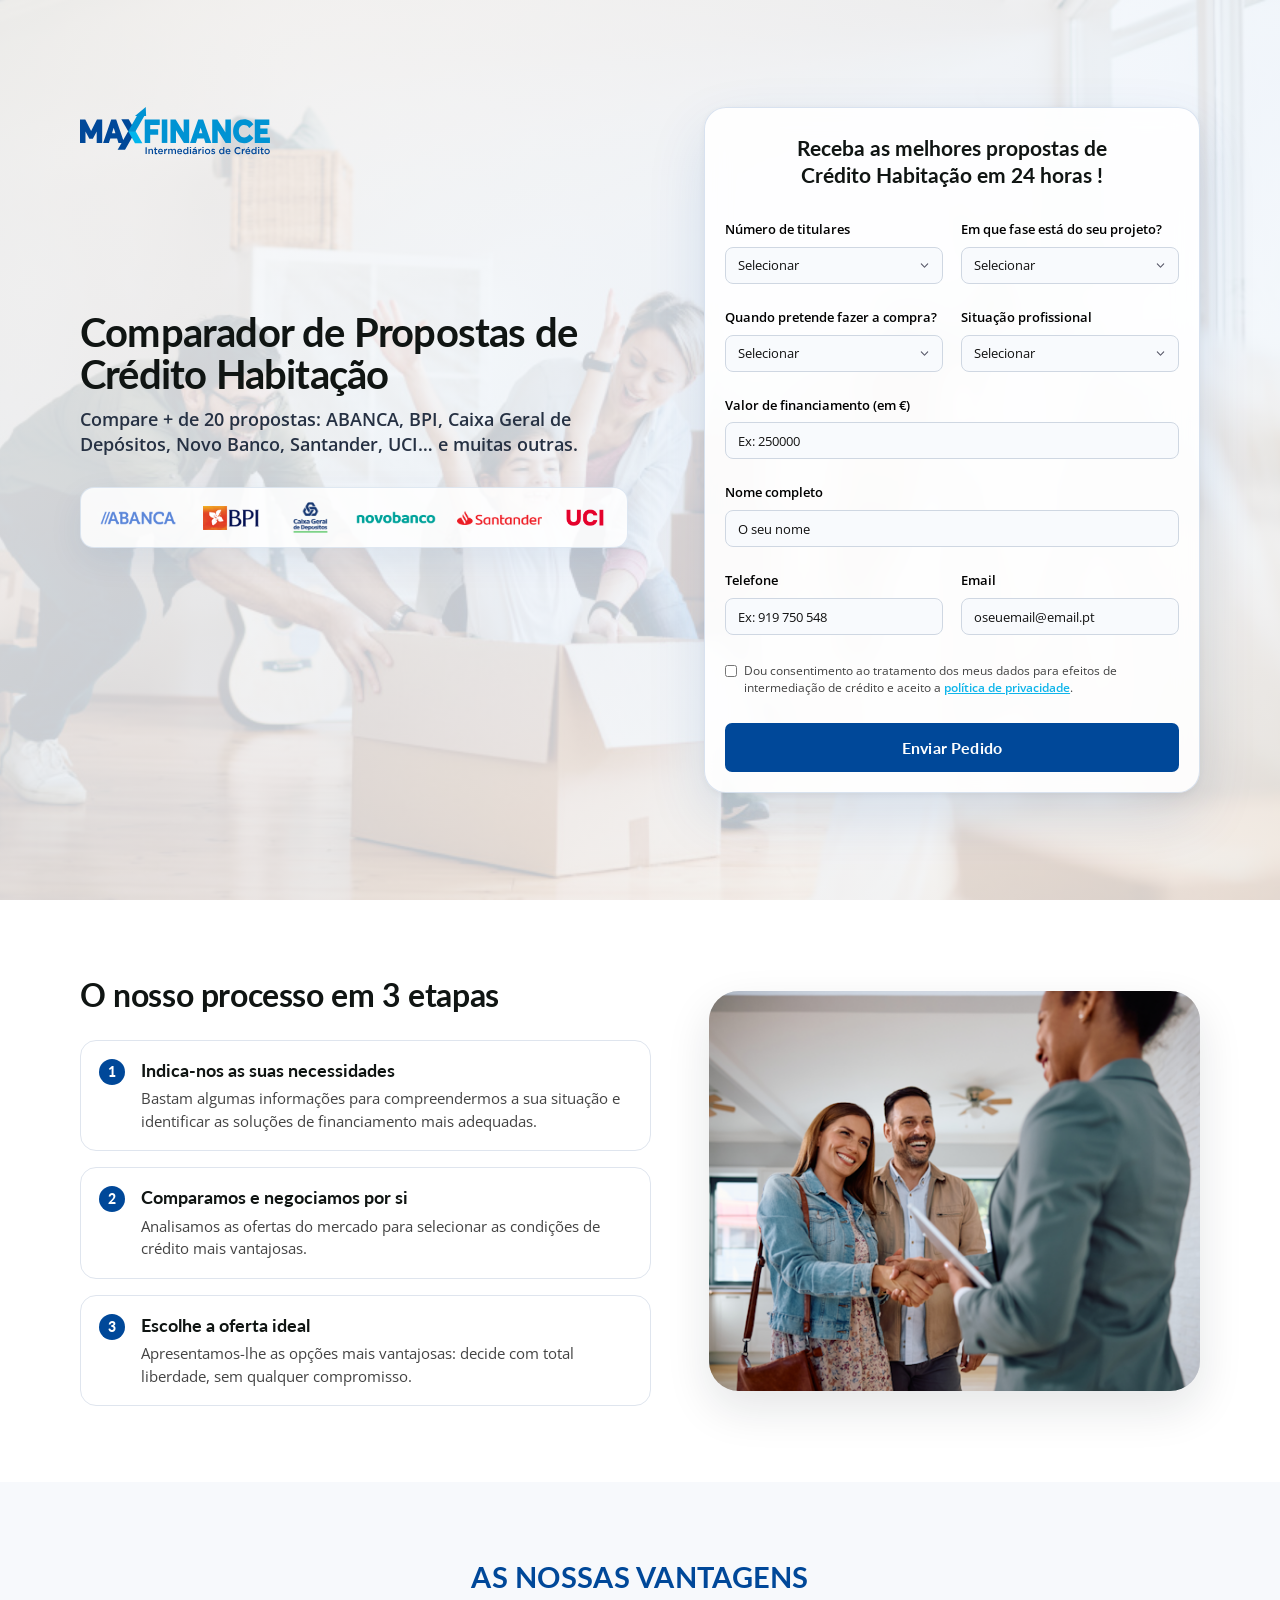
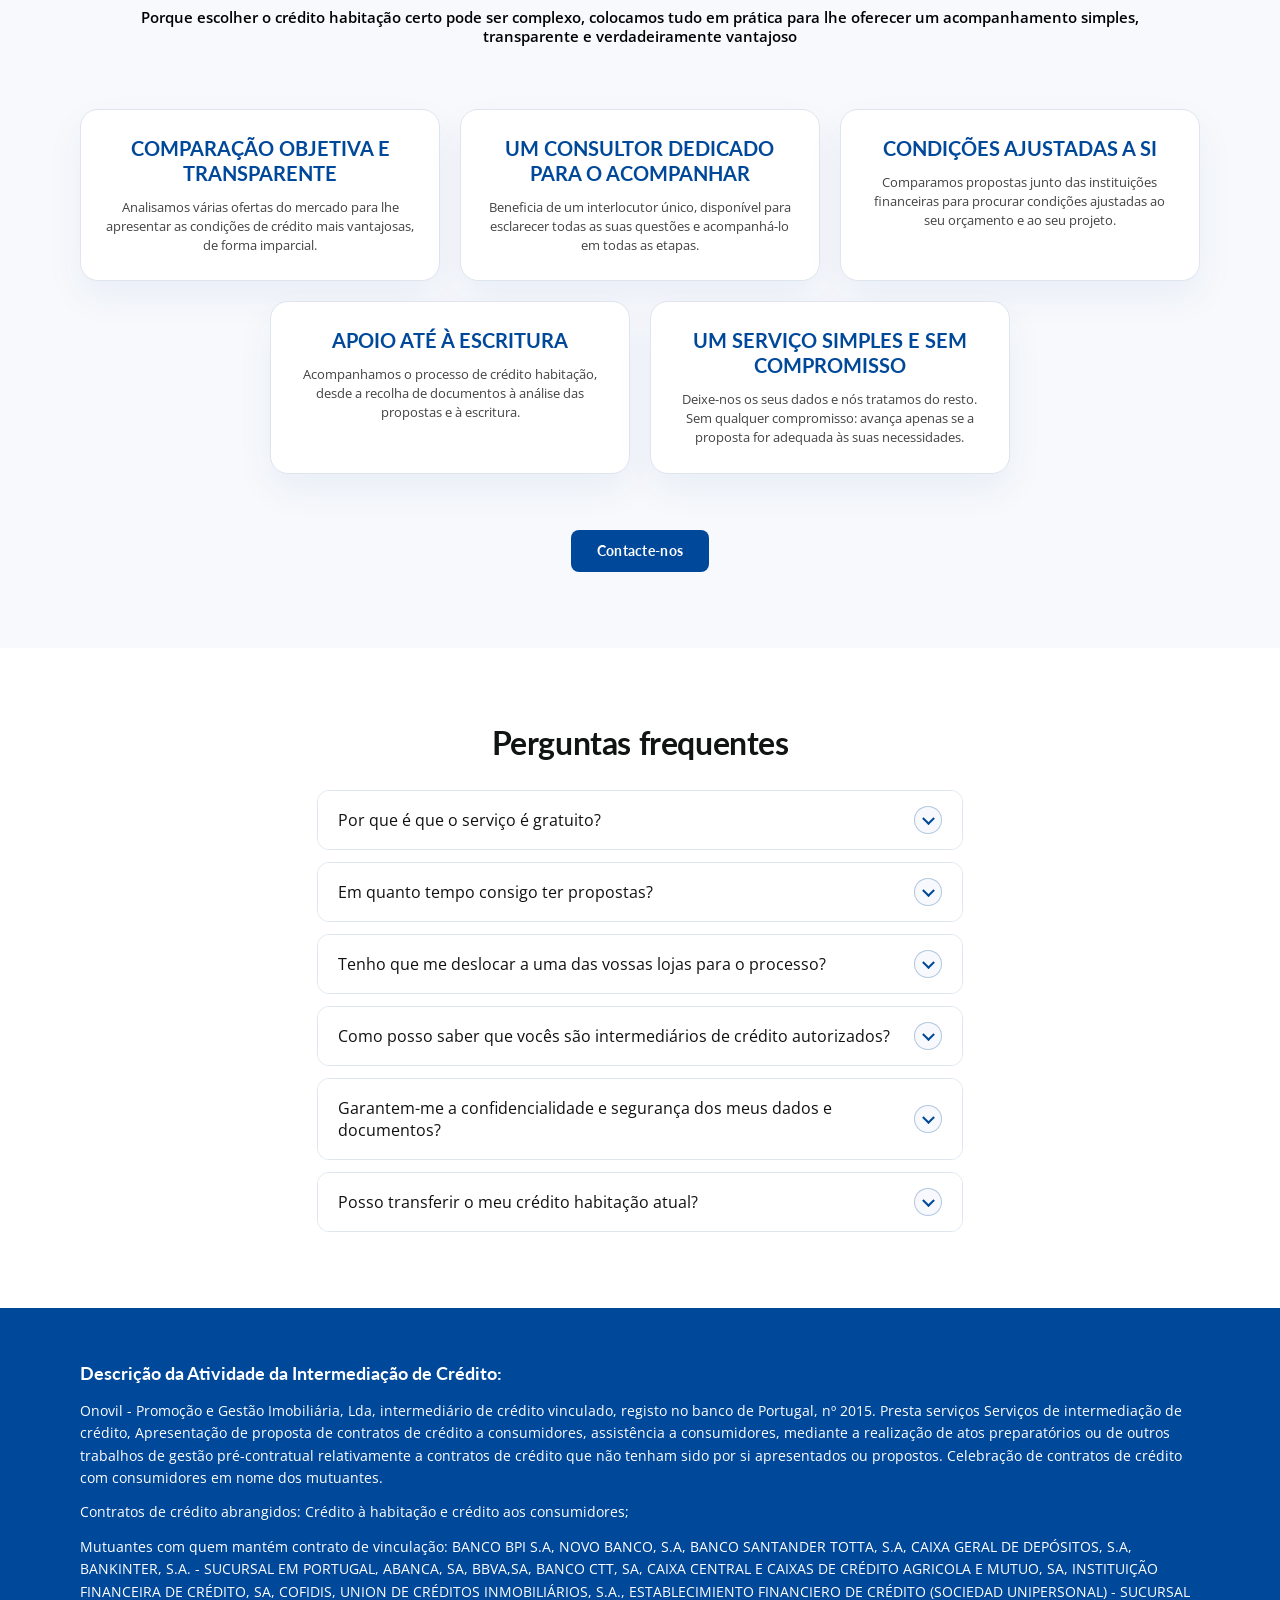
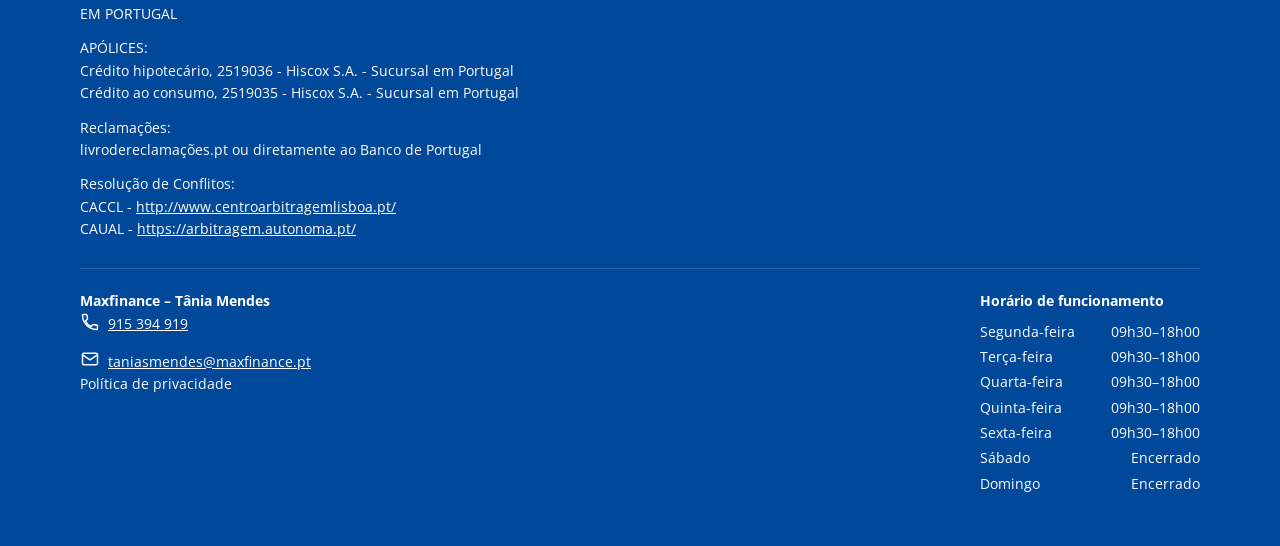
<file: habitacao-v2/index.html>
<!DOCTYPE html>
<html lang="pt-PT">
<head>
  <meta charset="UTF-8" />
  <meta name="viewport" content="width=device-width, initial-scale=1.0" />
  <title>Crédito Habitação | Maxfinance – Tânia Mendes</title>
  <meta name="description" content="Encontre o Crédito Habitação mais vantajoso do mercado com a Maxfinance – Tânia Mendes. Serviço gratuito, intermediário certificado. Receba as melhores propostas em 24 horas." />
  <meta name="robots" content="index, follow" />
  <meta property="og:title" content="Crédito Habitação | Maxfinance – Tânia Mendes" />
  <meta property="og:description" content="Encontre o Crédito Habitação mais vantajoso do mercado. Serviço gratuito, 100% online, intermediário certificado pelo Banco de Portugal." />
  <meta property="og:type" content="website" />
  <link rel="icon" type="image/svg+xml" href="logo.svg" />
  <link rel="preconnect" href="https://fonts.googleapis.com" />
  <link rel="preconnect" href="https://fonts.gstatic.com" crossorigin />
  <link href="https://fonts.googleapis.com/css2?family=Lato:wght@700;900&family=Open+Sans:wght@400;500;600;700&display=swap" rel="stylesheet" />
  <link rel="stylesheet" href="style.css" />

  <!-- Google Tag Manager -->
  <script>(function(w,d,s,l,i){w[l]=w[l]||[];w[l].push({'gtm.start':
  new Date().getTime(),event:'gtm.js'});var f=d.getElementsByTagName(s)[0],
  j=d.createElement(s),dl=l!='dataLayer'?'&l='+l:'';j.async=true;j.src=
  'https://www.googletagmanager.com/gtm.js?id='+i+dl;f.parentNode.insertBefore(j,f);
  })(window,document,'script','dataLayer','GTM-TKHTFX28');</script>
  <!-- End Google Tag Manager -->

  <!-- Google tag (gtag.js) -->
  <script async src="https://www.googletagmanager.com/gtag/js?id=G-TNVKLNK111"></script>
  <script>
    window.dataLayer = window.dataLayer || [];
    function gtag(){dataLayer.push(arguments);}
    gtag('js', new Date());
    gtag('config', 'G-TNVKLNK111');
  </script>
</head>
<body>
  <!-- Google Tag Manager (noscript) -->
  <noscript><iframe src="https://www.googletagmanager.com/ns.html?id=GTM-TKHTFX28"
  height="0" width="0" style="display:none;visibility:hidden"></iframe></noscript>
  <!-- End Google Tag Manager (noscript) -->
  <main>
    <section class="hero" id="topo">
      <div class="container hero-grid">
        <div class="hero-content">
          <a href="index.html" class="logo-link" aria-label="Maxfinance – Tânia Mendes">
            <img src="logo.svg" alt="Maxfinance – Tânia Mendes" class="hero-logo" />
          </a>

          <h1>Comparador de Propostas de Crédito Habitação</h1>
          <p class="hero-subtitle">Compare + de 20 propostas: ABANCA, BPI, Caixa Geral de Depósitos, Novo Banco, Santander, UCI… e muitas outras.</p>

          <div class="insurer-strip" aria-label="Bancos"><img src="bank-abanca.png" alt="ABANCA" /><img src="bank-bpi.png" alt="BPI" /><img src="bank-cgd.png" alt="Caixa Geral de Depósitos" /><img src="bank-novobanco.png" alt="Novo Banco" /><img src="bank-santander.png" alt="Santander" /><img src="bank-uci.png" alt="UCI" /></div>
        </div>

        <div class="form-card" id="formulario">

<h2><span class="form-title-line">Receba as melhores propostas de</span><span class="form-title-line">Crédito Habitação em 24 horas !</span></h2><form name="maxfinancetaniahabitacao_qualificadas" method="POST" data-netlify="true" action="/habitacao/send.html" id="leadForm" novalidate>
<input type="hidden" name="form-name" id="netlifyFormName" value="maxfinancetaniahabitacao_qualificadas" />
<input type="hidden" name="gclid" /><input type="hidden" name="fbclid" /><input type="hidden" name="lead_score" /><input type="hidden" name="qualificacao" /><div class="form-row"><div class="form-group" ><label for="titulares">Número de titulares</label><select id="titulares" name="titulares" required><option value="" selected disabled>Selecionar</option><option value="1">1 titular</option><option value="2">2 titulares</option></select><small class="error-message"></small></div><div class="form-group" id="faseWrap"><label for="fase_imovel">Em que fase está do seu projeto?</label><select id="fase_imovel" name="fase_imovel" required><option value="" selected disabled>Selecionar</option><option value="Já tenho imóvel escolhido" data-weight="3">Já tenho imóvel escolhido</option><option value="Estou a visitar imóveis" data-weight="2">Estou a visitar imóveis</option><option value="Ainda a explorar opções" data-weight="1">Ainda a explorar opções</option><option value="Só quero mais informações" data-weight="0">Só quero mais informações</option></select><small class="error-message"></small></div></div><div class="form-row"><div class="form-group" ><label for="timing">Quando pretende fazer a compra?</label><select id="timing" name="timing" required><option value="" selected disabled>Selecionar</option><option value="Imediatamente, já tenho tudo pronto" data-weight="3">Imediatamente, já tenho tudo pronto</option><option value="Nos próximos 30 dias" data-weight="2">Nos próximos 30 dias</option><option value="Nos próximos 3 meses" data-weight="1">Nos próximos 3 meses</option><option value="Ainda estou só a planear" data-weight="0">Ainda estou só a planear</option></select><small class="error-message"></small></div><div class="form-group" ><label for="situacao_profissional">Situação profissional</label><select id="situacao_profissional" name="situacao_profissional" required><option value="" selected disabled>Selecionar</option><option value="Efetivo">Efetivo</option><option value="Contrato a termo certo">Contrato a termo certo</option><option value="Independente">Independente</option><option value="Empresário">Empresário</option><option value="Reformado">Reformado</option><option value="Outra situação">Outra situação</option></select><small class="error-message"></small></div></div><div class="form-group" id="outraWrap" hidden><label for="situacao_outra">Descreva a situação profissional</label><input id="situacao_outra" name="situacao_outra" type="text" placeholder="Descreva a situação profissional"  required /><small class="error-message"></small></div><div id="titular2Wrap" hidden><div class="form-group" ><label for="situacao_profissional2">Situação profissional do 2º titular</label><select id="situacao_profissional2" name="situacao_profissional2">
                    <option value="" disabled selected>Selecionar</option>
                    <option value="Efetivo">Efetivo</option>
                    <option value="Contrato a termo certo">Contrato a termo certo</option>
                    <option value="Independente">Independente</option>
                    <option value="Empresário">Empresário</option>
                    <option value="Reformado">Reformado</option>
                    <option value="Outra situação">Outra situação</option>
                  </select><small class="error-message"></small></div><div class="form-group" id="outra2Wrap" hidden><label for="situacao_outra2">Descreva a situação do 2º titular</label><input id="situacao_outra2" name="situacao_outra2" type="text" placeholder="Descreva a situação do 2º titular"  required /><small class="error-message"></small></div></div><div class="form-group" ><label for="valor_financiar">Valor de financiamento (em €)</label><input id="valor_financiar" name="valor_financiar" type="number" placeholder="Ex: 250000" min="50000" max="1000000" step="1" inputmode="numeric" required /><small class="error-message"></small></div><div class="form-group" ><label for="nome">Nome completo</label><input id="nome" name="nome" type="text" placeholder="O seu nome"  required /><small class="error-message"></small></div><div class="form-row"><div class="form-group" ><label for="telefone">Telefone</label><input id="telefone" name="telefone" type="tel" placeholder="Ex: 919 750 548"  required /><small class="error-message"></small></div><div class="form-group" ><label for="email">Email</label><input id="email" name="email" type="email" placeholder="oseuemail@email.pt"  required /><small class="error-message"></small></div></div><div class="checkbox-group">
                <input type="checkbox" id="consentimento" name="consentimento" required />
                <label for="consentimento">Dou consentimento ao tratamento dos meus dados para efeitos de intermediação de crédito e aceito a <a href="https://www.maxfinance.pt/pt-pt/credito-habitacao" target="_blank" rel="noopener" class="consent-link">política de privacidade</a>.</label>
              </div>
              <small class="error-message checkbox-error"></small><button type="submit" class="submit-btn">Enviar Pedido</button></form><form name="maxfinancetaniahabitacao_nao_qualificadas" method="POST" data-netlify="true" action="/habitacao/out.html" hidden aria-hidden="true">
            <input type="hidden" name="form-name" value="maxfinancetaniahabitacao_nao_qualificadas" />
            <input name="fase_imovel" />
            <input name="titulares" />
            <input name="valor_financiar" />
            <input name="situacao_profissional" />
            <input name="situacao_outra" />
            <input name="situacao_profissional2" />
            <input name="situacao_outra2" />
            <input name="timing" />
            <input name="nome" />
            <input name="telefone" />
            <input name="email" />
            <input name="consentimento" />
            <input name="gclid" />
            <input name="fbclid" />
            <input name="lead_score" />
            <input name="qualificacao" />
          </form>
        </div>
      </div>
    </section>

    <section class="section process-section" id="processo">
      <div class="container process-grid">
        <div class="process-content">
          <h2>O nosso processo em 3 etapas</h2>
          <div class="steps">
            <article class="step">
              <span>1</span>
              <div>
                <h3>Indica-nos as suas necessidades</h3>
                <p>Bastam algumas informações para compreendermos a sua situação e identificar as soluções de financiamento mais adequadas.</p>
              </div>
            </article>

            <article class="step">
              <span>2</span>
              <div>
                <h3>Comparamos e negociamos por si</h3>
                <p>Analisamos as ofertas do mercado para selecionar as condições de crédito mais vantajosas.</p>
              </div>
            </article>

            <article class="step">
              <span>3</span>
              <div>
                <h3>Escolhe a oferta ideal</h3>
                <p>Apresentamos-lhe as opções mais vantajosas: decide com total liberdade, sem qualquer compromisso.</p>
              </div>
            </article>
          </div>
        </div>

        <div class="process-image">
          <img src="21.png" alt="Acompanhamento de crédito habitação" />
        </div>
      </div>
    </section>

    <section class="section advantages-section" id="vantagens">
      <div class="container">
        <h2>AS NOSSAS VANTAGENS</h2>
        <p class="section-intro">Porque escolher o crédito habitação certo pode ser complexo, colocamos tudo em prática para lhe oferecer um acompanhamento simples, transparente e verdadeiramente vantajoso</p>

        <div class="advantages-grid">
          <article class="advantage-card">
            <h3>COMPARAÇÃO OBJETIVA E TRANSPARENTE</h3>
            <p>Analisamos várias ofertas do mercado para lhe apresentar as condições de crédito mais vantajosas, de forma imparcial.</p>
          </article>

          <article class="advantage-card">
            <h3>UM CONSULTOR DEDICADO PARA O ACOMPANHAR</h3>
            <p>Beneficia de um interlocutor único, disponível para esclarecer todas as suas questões e acompanhá-lo em todas as etapas.</p>
          </article>

          <article class="advantage-card">
            <h3>CONDIÇÕES AJUSTADAS A SI</h3><p>Comparamos propostas junto das instituições financeiras para procurar condições ajustadas ao seu orçamento e ao seu projeto.</p>
          </article>

          <article class="advantage-card">
            <h3>APOIO ATÉ À ESCRITURA</h3><p>Acompanhamos o processo de crédito habitação, desde a recolha de documentos à análise das propostas e à escritura.</p>
          </article>

          <article class="advantage-card">
            <h3>UM SERVIÇO SIMPLES E SEM COMPROMISSO</h3>
            <p>Deixe-nos os seus dados e nós tratamos do resto. Sem qualquer compromisso: avança apenas se a proposta for adequada às suas necessidades.</p>
          </article>
        </div>

        <a href="#formulario" class="primary-btn">Contacte-nos</a>
      </div>
    </section>

    <section class="section faq-section" id="faq">
      <div class="container faq-wrap">
        <h2>Perguntas frequentes</h2>

        <div class="accordion">
          <div class="faq-item">
            <button type="button" class="faq-question">Por que é que o serviço é gratuito?</button>
            <div class="faq-answer"><p>É a nossa forma de atrair mais pessoas para trabalharem connosco. Mas não se preocupe, somos remunerados, apenas não é por si. Recebemos uma comissão do banco onde for aprovado o seu crédito habitação.</p></div>
          </div>

          <div class="faq-item">
            <button type="button" class="faq-question">Em quanto tempo consigo ter propostas?</button>
            <div class="faq-answer"><p>Em 48 horas, após a recolha e confirmação de toda a sua documentação.</p></div>
          </div>

          <div class="faq-item">
            <button type="button" class="faq-question">Tenho que me deslocar a uma das vossas lojas para o processo?</button>
            <div class="faq-answer"><p>Não, o nosso serviço é feito 100% online.</p></div>
          </div>

          <div class="faq-item">
            <button type="button" class="faq-question">Como posso saber que vocês são intermediários de crédito autorizados?</button>
            <div class="faq-answer"><p>Porque somos uma entidade registada no Banco de Portugal com o nº 0000177. Pode verificar essa informação diretamente no site do Banco de Portugal.</p></div>
          </div>

          <div class="faq-item">
            <button type="button" class="faq-question">Garantem-me a confidencialidade e segurança dos meus dados e documentos?</button>
            <div class="faq-answer"><p>Quando começamos a trabalhar, assinamos um documento que salvaguarda a sua confidencialidade de dados conforme a lei do RGPD.</p></div>
          </div>

          <div class="faq-item">
            <button type="button" class="faq-question">Posso transferir o meu crédito habitação atual?</button>
            <div class="faq-answer"><p>Sim. Fazemos simulações e tratamos de todo o processo de transferência de crédito habitação para outro banco, de forma gratuita. Em muitos casos é possível reduzir significativamente a prestação mensal.</p></div>
          </div>
        </div>
      </div>
    </section>
  </main>

  <footer class="footer" id="info-legal">
    <div class="container footer-grid">

      <div class="legal-two-col legal-two-col--single">
        <div class="legal-col legal-fade-wrap" id="legal-fade-wrap">
          <h3>Descrição da Atividade da Intermediação de Crédito:</h3>
          <div class="legal-fade-content" id="legal-fade-content">
            <p class="legal-text">Onovil - Promoção e Gestão Imobiliária, Lda, intermediário de crédito vinculado, registo no banco de Portugal, nº 2015. Presta serviços Serviços de intermediação de crédito, Apresentação de proposta de contratos de crédito a consumidores, assistência a consumidores, mediante a realização de atos preparatórios ou de outros trabalhos de gestão pré-contratual relativamente a contratos de crédito que não tenham sido por si apresentados ou propostos. Celebração de contratos de crédito com consumidores em nome dos mutuantes.</p>
            <p class="legal-text">Contratos de crédito abrangidos: Crédito à habitação e crédito aos consumidores;</p>
            <p class="legal-text">Mutuantes com quem mantém contrato de vinculação: BANCO BPI S.A, NOVO BANCO, S.A, BANCO SANTANDER TOTTA, S.A, CAIXA GERAL DE DEPÓSITOS, S.A, BANKINTER, S.A. - SUCURSAL EM PORTUGAL, ABANCA, SA, BBVA,SA, BANCO CTT, SA, CAIXA CENTRAL E CAIXAS DE CRÉDITO AGRICOLA E MUTUO, SA, INSTITUIÇÃO FINANCEIRA DE CRÉDITO, SA, COFIDIS, UNION DE CRÉDITOS INMOBILIÁRIOS, S.A., ESTABLECIMIENTO FINANCIERO DE CRÉDITO (SOCIEDAD UNIPERSONAL) - SUCURSAL EM PORTUGAL</p>
            <p class="legal-text">APÓLICES:<br>Crédito hipotecário, 2519036 - Hiscox S.A. - Sucursal em Portugal<br>Crédito ao consumo, 2519035 - Hiscox S.A. - Sucursal em Portugal</p>
            <p class="legal-text">Reclamações:<br>livrodereclamações.pt ou diretamente ao Banco de Portugal</p>
            <p class="legal-text">Resolução de Conflitos:<br>CACCL - <a href="http://www.centroarbitragemlisboa.pt/">http://www.centroarbitragemlisboa.pt/</a><br>CAUAL - <a href="https://arbitragem.autonoma.pt/">https://arbitragem.autonoma.pt/</a></p>
          </div>
          <button type="button" class="legal-fade-toggle" id="legal-fade-toggle" aria-expanded="false" aria-controls="legal-fade-content">
            <span class="legal-fade-chevron"></span>
          </button>
        </div>
      </div>

      <div class="footer-bottom">
        <div class="footer-bottom-inner">
          <div class="footer-contact">
            <p><strong>Maxfinance – Tânia Mendes</strong></p>
            <div class="footer-contact-links">
              <a href="tel:+351915394919" class="footer-contact-link">
                <span class="footer-contact-icon"><svg viewBox="0 0 24 24" fill="none" stroke="currentColor" stroke-width="1.8" stroke-linecap="round" stroke-linejoin="round"><path d="M6.6 10.8c1.4 2.8 3.8 5.2 6.6 6.6l2.2-2.2c.3-.3.7-.4 1-.2 1.1.4 2.3.6 3.5.6.6 0 1 .4 1 1V20c0 .6-.4 1-1 1C10.8 21 3 13.2 3 3.9c0-.6.4-1 1-1h3.4c.6 0 1 .4 1 1 0 1.2.2 2.4.6 3.5.1.4 0 .8-.2 1L6.6 10.8z"/></svg></span>
                <span>915 394 919</span>
              </a>
              <a href="mailto:taniasmendes@maxfinance.pt" class="footer-contact-link">
                <span class="footer-contact-icon"><svg viewBox="0 0 24 24" fill="none" stroke="currentColor" stroke-width="1.8" stroke-linecap="round" stroke-linejoin="round"><rect x="3" y="5" width="18" height="14" rx="2"/><path d="M3 7l9 6 9-6"/></svg></span>
                <span>taniasmendes@maxfinance.pt</span>
              </a>
            </div>
            <p class="footer-policy"><a href="https://www.maxfinance.pt/pt-pt/credito-habitacao" style="text-decoration:none">Política de privacidade</a></p>
          </div>
          <div class="footer-hours">
            <p class="footer-hours-title">Horário de funcionamento</p>
            <ul class="footer-hours-list">
              <li><span>Segunda-feira</span><span>09h30–18h00</span></li>
              <li><span>Terça-feira</span><span>09h30–18h00</span></li>
              <li><span>Quarta-feira</span><span>09h30–18h00</span></li>
              <li><span>Quinta-feira</span><span>09h30–18h00</span></li>
              <li><span>Sexta-feira</span><span>09h30–18h00</span></li>
              <li class="closed"><span>Sábado</span><span>Encerrado</span></li>
              <li class="closed"><span>Domingo</span><span>Encerrado</span></li>
            </ul>
          </div>
        </div>
      </div>

    </div>
  </footer>

  <script src="script.js" defer></script>
<script src="form.js" defer></script>
</body>
</html>
</file>
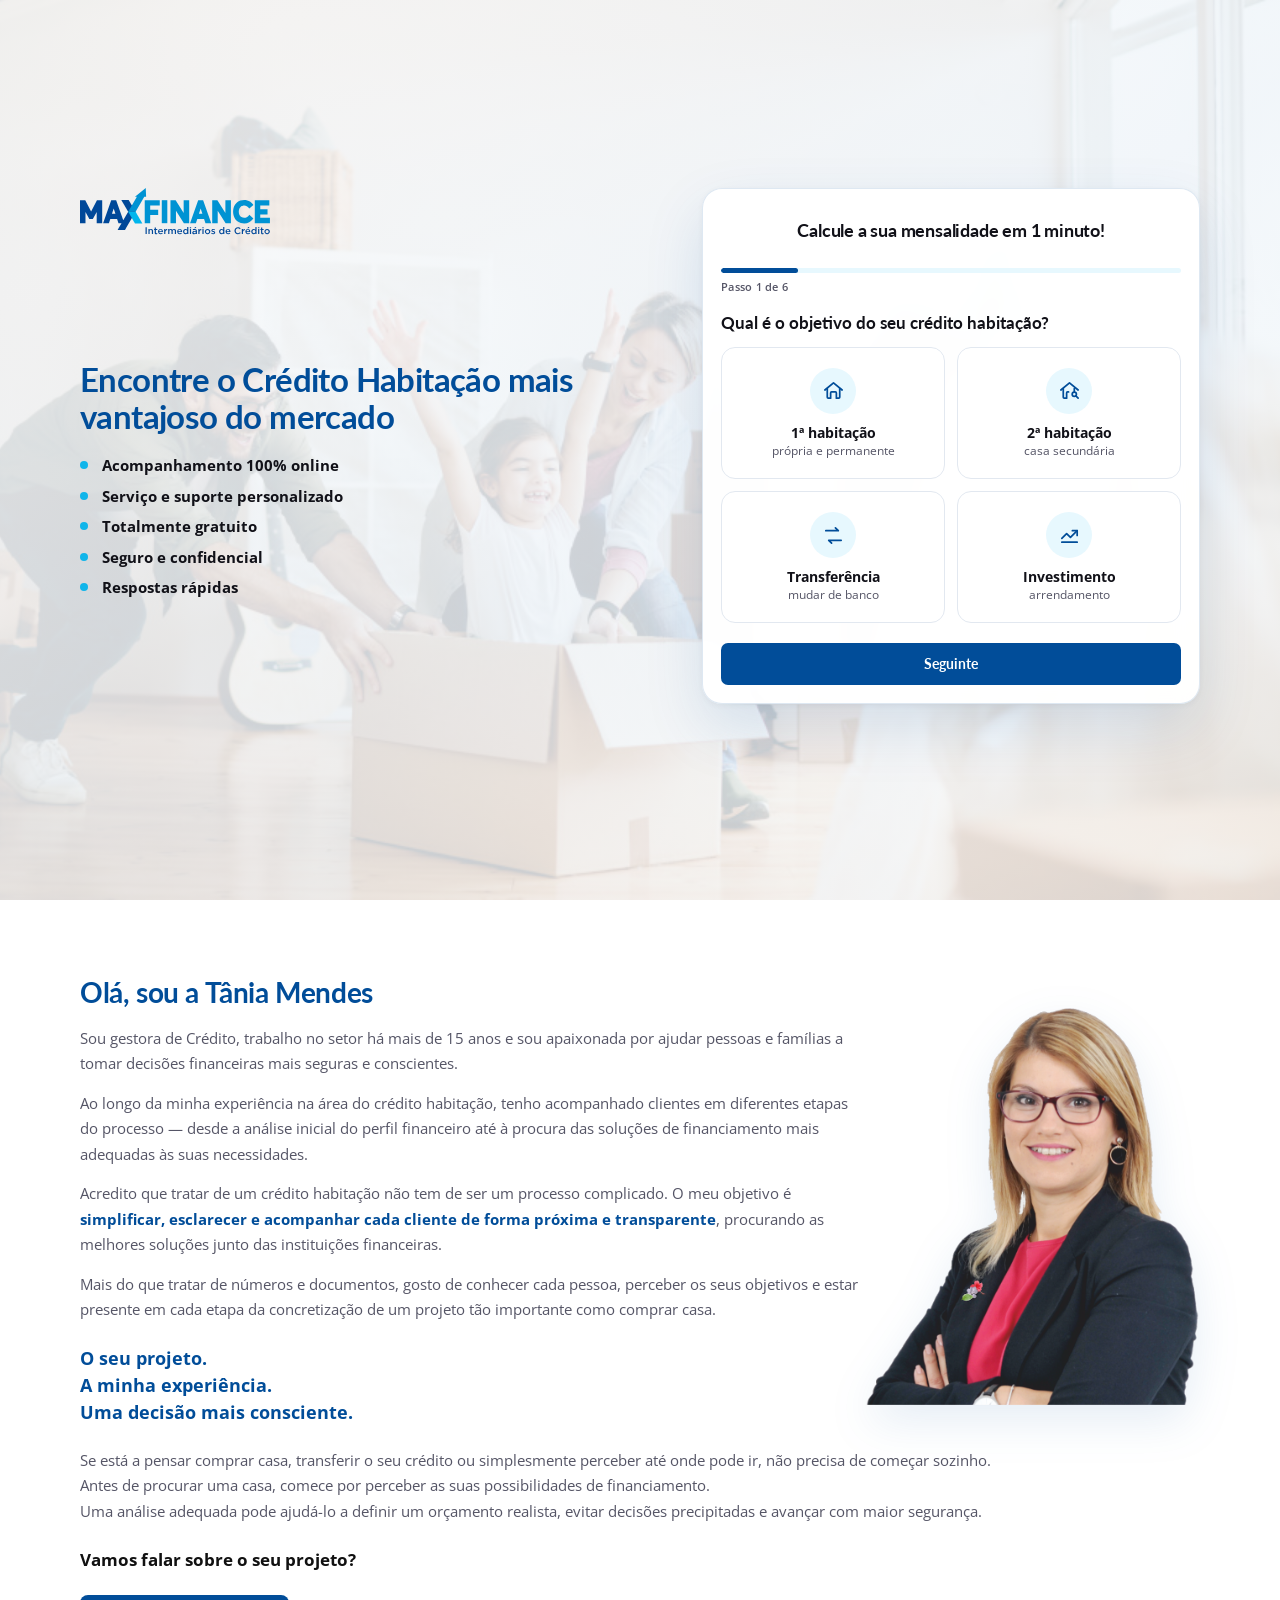
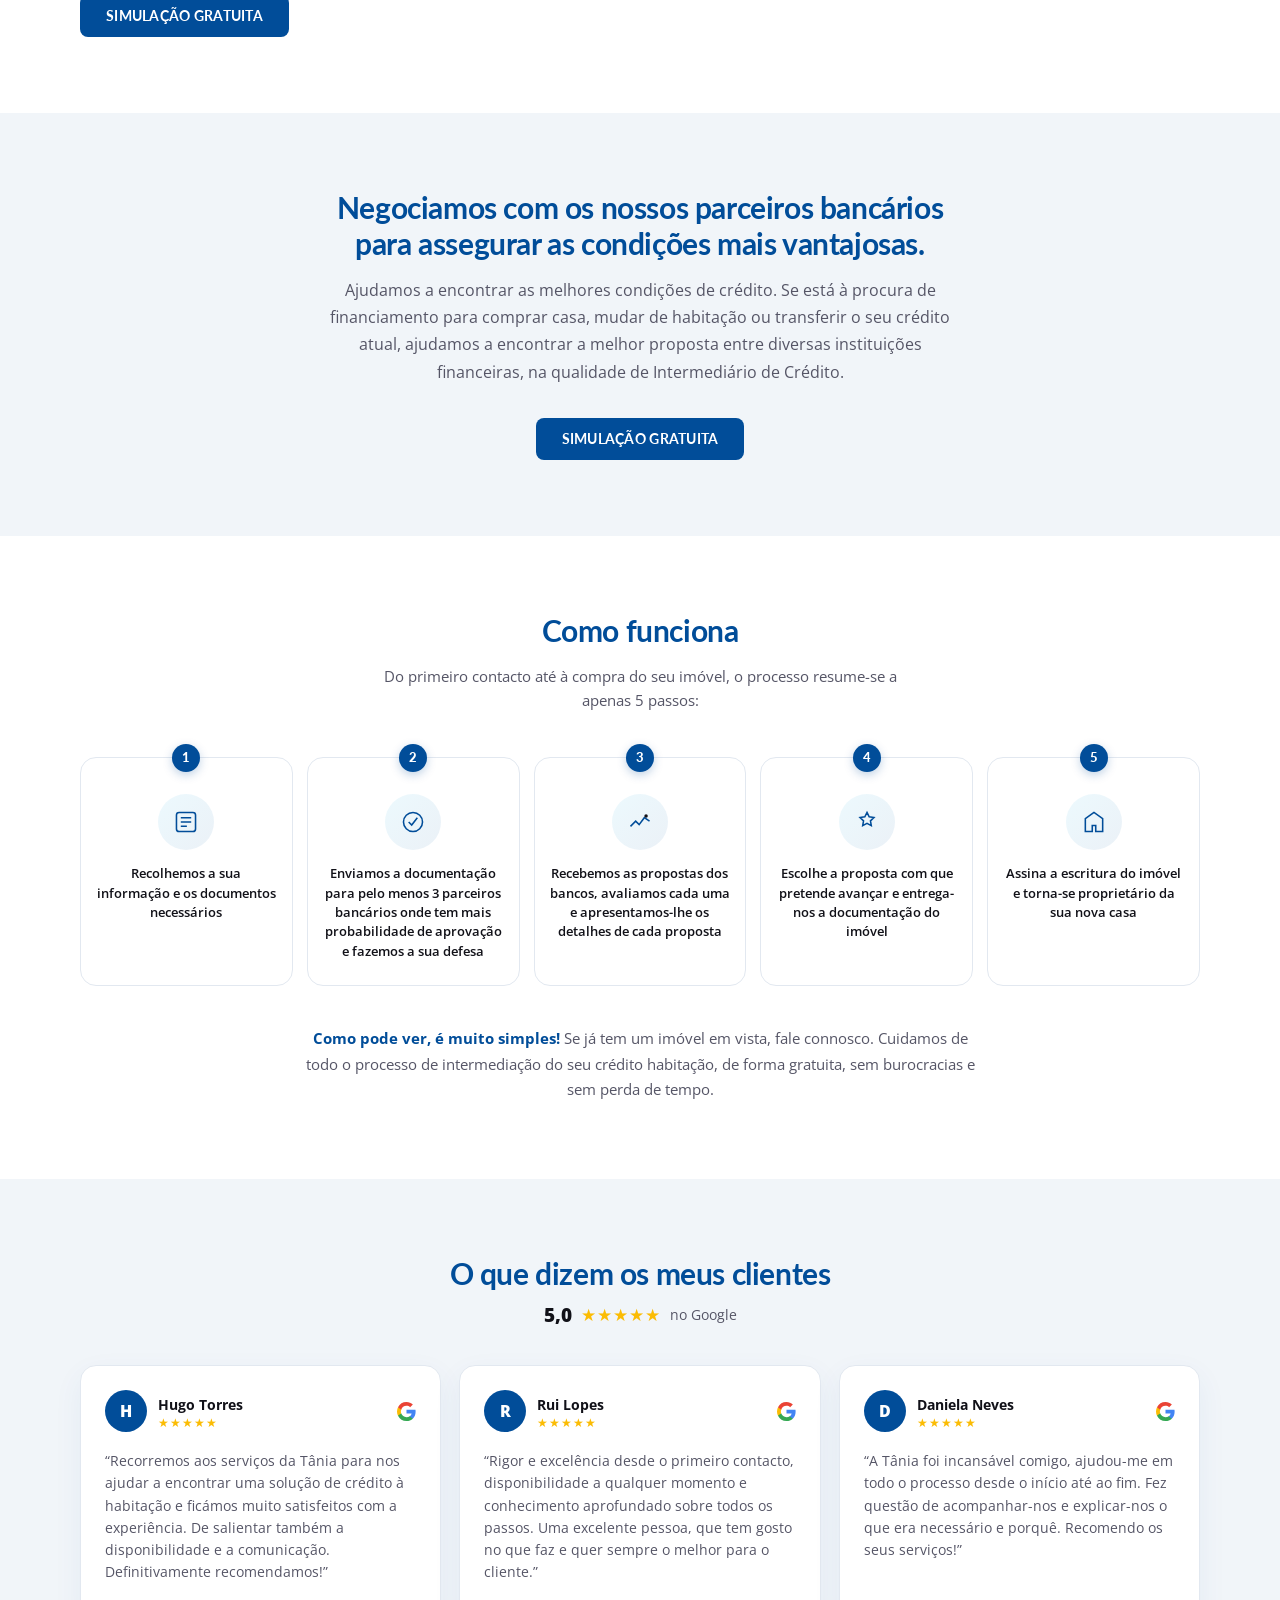
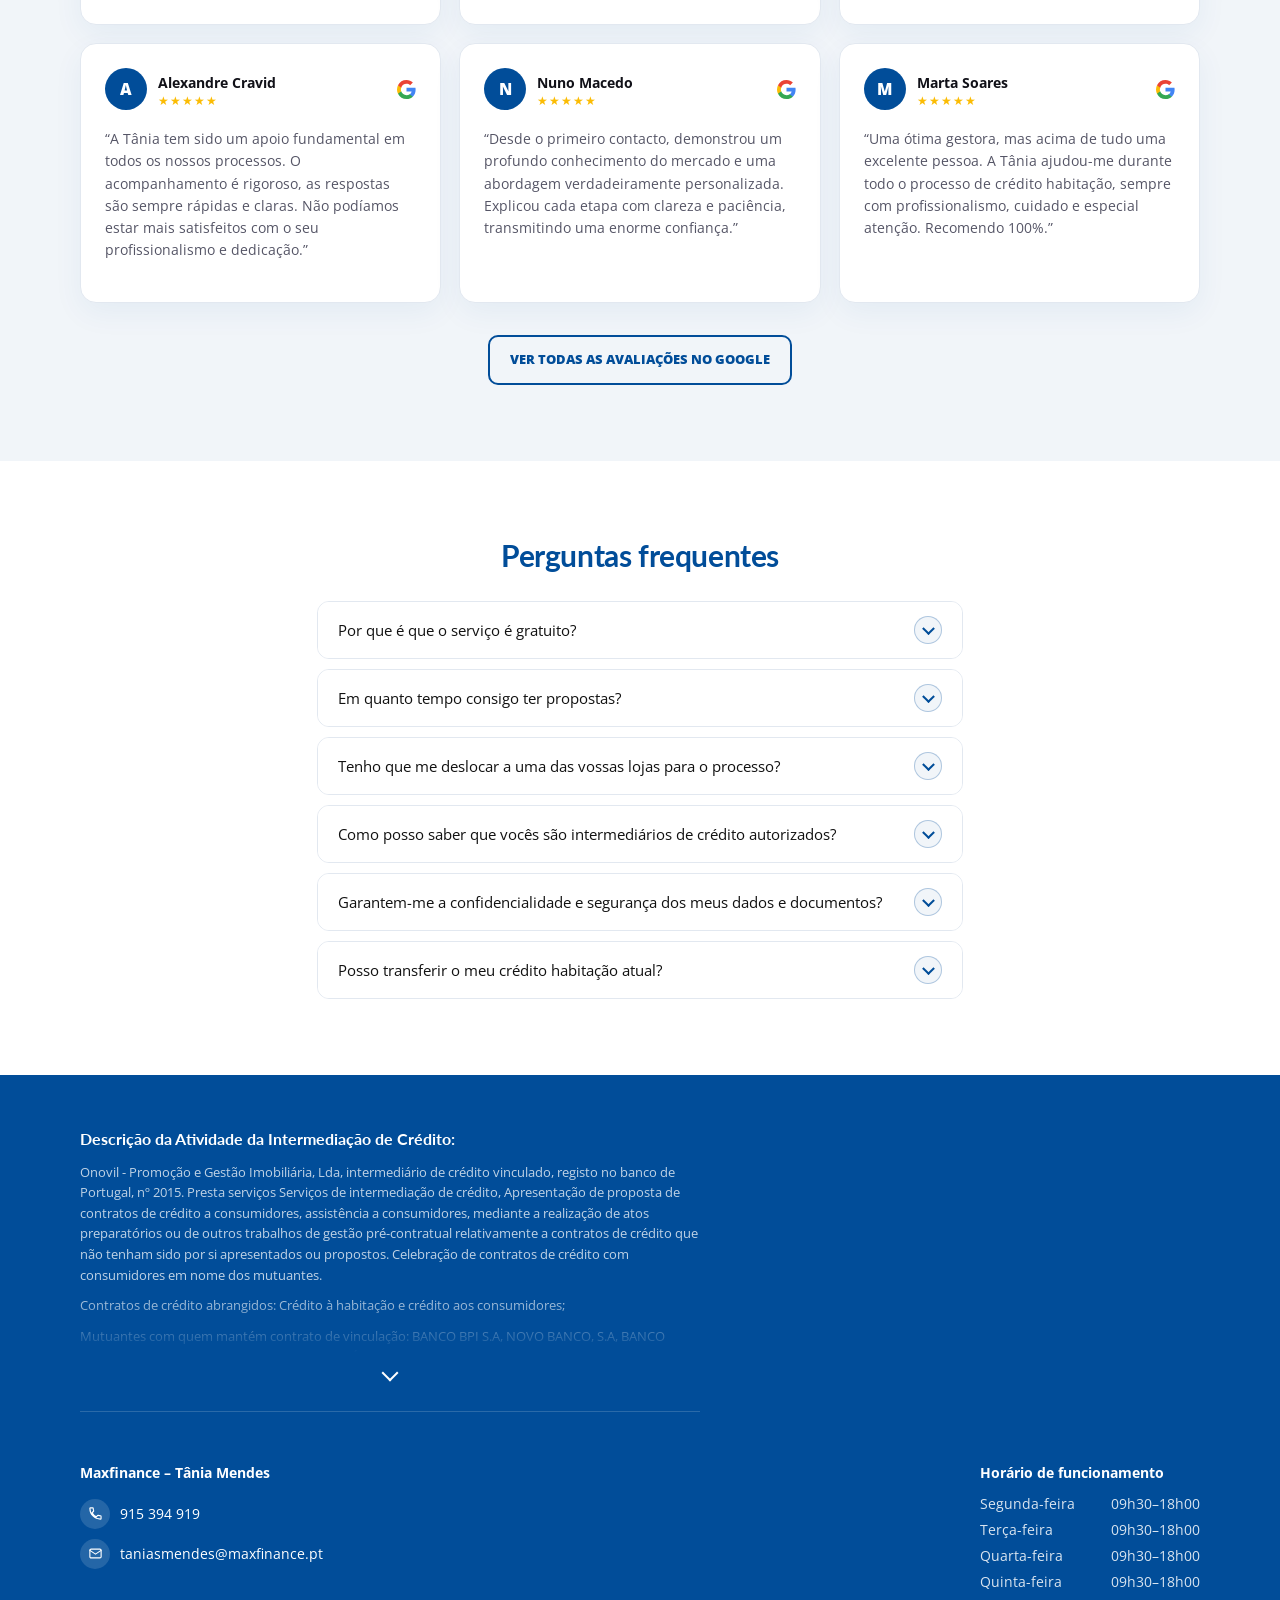
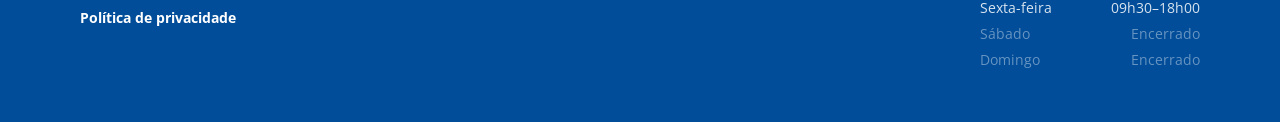
<file: habitacao/index.html>
<!DOCTYPE html>
<html lang="pt-PT">
<head>
  <meta charset="UTF-8" />
  <meta name="viewport" content="width=device-width, initial-scale=1.0" />
  <title>Crédito Habitação | Maxfinance – Tânia Mendes</title>
  <meta name="description" content="Encontre o Crédito Habitação mais vantajoso do mercado com a Maxfinance – Tânia Mendes. Serviço gratuito, intermediário certificado. Receba as melhores propostas em 24 horas." />
  <meta name="robots" content="index, follow" />
  <meta property="og:title" content="Crédito Habitação | Maxfinance – Tânia Mendes" />
  <meta property="og:description" content="Encontre o Crédito Habitação mais vantajoso do mercado. Serviço gratuito, 100% online, intermediário certificado pelo Banco de Portugal." />
  <meta property="og:type" content="website" />
  <link rel="icon" type="image/svg+xml" href="logo.svg" />
  <link rel="preconnect" href="https://fonts.googleapis.com" />
  <link rel="preconnect" href="https://fonts.gstatic.com" crossorigin />
  <link href="https://fonts.googleapis.com/css2?family=Lato:wght@700;900&family=Open+Sans:wght@400;500;600;700&display=swap" rel="stylesheet" />
  <link rel="stylesheet" href="style.css" />

  <!-- Google Tag Manager -->
  <script>(function(w,d,s,l,i){w[l]=w[l]||[];w[l].push({'gtm.start':
  new Date().getTime(),event:'gtm.js'});var f=d.getElementsByTagName(s)[0],
  j=d.createElement(s),dl=l!='dataLayer'?'&l='+l:'';j.async=true;j.src=
  'https://www.googletagmanager.com/gtm.js?id='+i+dl;f.parentNode.insertBefore(j,f);
  })(window,document,'script','dataLayer','GTM-TKHTFX28');</script>
  <!-- End Google Tag Manager -->

  <!-- Google tag (gtag.js) -->
  <script async src="https://www.googletagmanager.com/gtag/js?id=G-TNVKLNK111"></script>
  <script>
    window.dataLayer = window.dataLayer || [];
    function gtag(){dataLayer.push(arguments);}
    gtag('js', new Date());
    gtag('config', 'G-TNVKLNK111');
  </script>
</head>
<body>

  <!-- Google Tag Manager (noscript) -->
  <noscript><iframe src="https://www.googletagmanager.com/ns.html?id=GTM-TKHTFX28"
  height="0" width="0" style="display:none;visibility:hidden"></iframe></noscript>
  <!-- End Google Tag Manager (noscript) -->

  
  <main>

    <!-- ===== HERO ===== -->
    <section class="hero" id="topo">
      <div class="container hero-grid">

        <!-- LEFT: content -->
        <div class="hero-content">
          <a href="index.html" class="logo-link" aria-label="Maxfinance – Tânia Mendes">
            <img src="logo.svg" alt="Maxfinance – Tânia Mendes" class="hero-logo" />
          </a>

          <h1>Encontre o <b>Crédito Habitação</b> mais vantajoso do mercado</h1>

          <ul class="hero-bullets">
            <li><b>Acompanhamento 100% online</b></li>
            <li><b>Serviço e suporte personalizado</b></li>
            <li><b>Totalmente gratuito</b></li>
            <li><b>Seguro e confidencial</b></li>
            <li><b>Respostas rápidas</b></li>
          </ul>


        </div>

        <!-- RIGHT: form -->
        <div class="form-card" id="formulario">

          <!-- Wizard progress -->
          <div class="wizard-head">
            <h2 class="wizard-title">Calcule a sua mensalidade em <span class="wizard-title-break">1 minuto!</span></h2>
            <div class="wizard-progress">
              <div class="wizard-progress-bar"><div class="wizard-progress-fill" id="wizardProgressFill"></div></div>
              <div class="wizard-step-label">Passo <span id="wizardStepNum">1</span> de 6</div>
            </div>
          </div>

          <form name="maxfinancetaniahabitacao_qualificadas" method="POST" data-netlify="true" action="/habitacao/send.html" id="leadForm" novalidate autocomplete="off">
            <input type="hidden" name="form-name" id="netlifyFormName" value="maxfinancetaniahabitacao_qualificadas" />
            <input type="hidden" name="valor_financiar" id="hidden_valor_financiar" value="250000" />
            <input type="hidden" name="prazo" id="hidden_prazo" value="35" />
            <input type="hidden" name="gclid" id="hidden_gclid" value="" />
            <input type="hidden" name="fbclid" id="hidden_fbclid" value="" />
            <input type="hidden" name="lead_score" id="hidden_lead_score" value="" />
            <input type="hidden" name="qualificacao" id="hidden_qualificacao" value="" />

            <!-- PASSO 1 -->
            <div class="wizard-step active" data-step="1">
              <h2 class="wizard-q">Qual é o objetivo do seu crédito habitação?</h2>
              <div class="option-grid form-group">
                <label class="option-card">
                  <input type="radio" name="objetivo" value="1ª habitação" required />
                  <span class="option-icon"><svg viewBox="0 0 24 24" fill="none" stroke="currentColor" stroke-width="1.8" stroke-linecap="round" stroke-linejoin="round"><path d="M3 11.5L12 4l9 7.5"/><path d="M5.5 10v9a1 1 0 001 1H9v-5.5a1 1 0 011-1h4a1 1 0 011 1V20h2.5a1 1 0 001-1v-9"/></svg></span>
                  <span class="option-text"><span class="option-title">1ª habitação</span><span class="option-sub">própria e permanente</span></span>
                </label>
                <label class="option-card">
                  <input type="radio" name="objetivo" value="2ª habitação" required />
                  <span class="option-icon"><svg viewBox="0 0 24 24" fill="none" stroke="currentColor" stroke-width="1.8" stroke-linecap="round" stroke-linejoin="round"><path d="M3 11.5L12 4l9 7.5"/><path d="M5.5 10v9a1 1 0 001 1H9v-5.5a1 1 0 011-1h1"/><circle cx="17" cy="16" r="2.2"/><path d="M18.6 17.6L21 20M17 13.8V10"/></svg></span>
                  <span class="option-text"><span class="option-title">2ª habitação</span><span class="option-sub">casa secundária</span></span>
                </label>
                <label class="option-card">
                  <input type="radio" name="objetivo" value="Transferência" required />
                  <span class="option-icon"><svg viewBox="0 0 24 24" fill="none" stroke="currentColor" stroke-width="1.8" stroke-linecap="round" stroke-linejoin="round"><path d="M4 7h13l-3-3M20 17H7l3 3"/></svg></span>
                  <span class="option-text"><span class="option-title">Transferência</span><span class="option-sub">mudar de banco</span></span>
                </label>
                <label class="option-card">
                  <input type="radio" name="objetivo" value="Investimento" required />
                  <span class="option-icon"><svg viewBox="0 0 24 24" fill="none" stroke="currentColor" stroke-width="1.8" stroke-linecap="round" stroke-linejoin="round"><path d="M4 19h16"/><path d="M4 15l5-5 4 4 7-7"/><path d="M15 7h5v5"/></svg></span>
                  <span class="option-text"><span class="option-title">Investimento</span><span class="option-sub">arrendamento</span></span>
                </label>
              </div>
            </div>

            <!-- PASSO 2 -->
            <div class="wizard-step" data-step="2">

              <div class="wizard-variant active" data-variant="padrao">
                <h2 class="wizard-q">Em que fase está do seu projeto?</h2>
                <div class="option-grid option-grid--1col form-group">
                  <label class="option-card">
                    <input type="radio" name="fase_imovel" value="Já tenho imóvel escolhido" data-weight="3" required />
                    <span class="option-icon"><svg viewBox="0 0 24 24" fill="none" stroke="currentColor" stroke-width="1.8" stroke-linecap="round" stroke-linejoin="round"><path d="M4 18c2-3 3-4.5 4-4.5s1 2 2.3 2S12 13 13.5 13s1.2 3 2.6 3 2-2 3.9-2"/><path d="M14 5l4.5 4.5L21 7 16.5 2.5 14 5z"/><path d="M12.5 6.5L4 15v3h3l8.5-8.5"/></svg></span>
                    <span class="option-text"><span class="option-title">Já tenho imóvel escolhido</span></span>
                  </label>
                  <label class="option-card">
                    <input type="radio" name="fase_imovel" value="Estou a visitar imóveis" data-weight="2" required />
                    <span class="option-icon"><svg viewBox="0 0 24 24" fill="none" stroke="currentColor" stroke-width="1.8" stroke-linecap="round" stroke-linejoin="round"><circle cx="10.5" cy="10.5" r="6.5"/><path d="M20 20l-4.8-4.8"/></svg></span>
                    <span class="option-text"><span class="option-title">Estou a visitar imóveis</span></span>
                  </label>
                  <label class="option-card">
                    <input type="radio" name="fase_imovel" value="Ainda a explorar opções" data-weight="1" required />
                    <span class="option-icon"><svg viewBox="0 0 24 24" fill="none" stroke="currentColor" stroke-width="1.8" stroke-linecap="round" stroke-linejoin="round"><circle cx="12" cy="12" r="9"/><path d="M15 9l-2 6-4 2 2-6z"/></svg></span>
                    <span class="option-text"><span class="option-title">Ainda a explorar opções</span></span>
                  </label>
                  <label class="option-card">
                    <input type="radio" name="fase_imovel" value="Só quero mais informações" data-weight="0" required />
                    <span class="option-icon"><svg viewBox="0 0 24 24" fill="none" stroke="currentColor" stroke-width="1.8" stroke-linecap="round" stroke-linejoin="round"><path d="M4 5.5h16v10.5H9l-4 3.5v-3.5H4z"/><path d="M8 9.5h8M8 12.5h5"/></svg></span>
                    <span class="option-text"><span class="option-title">Só quero mais informações</span></span>
                  </label>
                </div>
              </div>

              <div class="wizard-variant" data-variant="transferencia" hidden>
                <h2 class="wizard-q">Qual é o motivo da transferência?</h2>
                <div class="option-grid option-grid--1col form-group">
                  <label class="option-card">
                    <input type="radio" name="motivo_transferencia" value="Quero reduzir a prestação mensal" data-weight="3" />
                    <span class="option-icon"><svg viewBox="0 0 24 24" fill="none" stroke="currentColor" stroke-width="1.8" stroke-linecap="round" stroke-linejoin="round"><path d="M4 19h16"/><path d="M4 15l5-5 4 4 7-7"/><path d="M15 7h5v5"/></svg></span>
                    <span class="option-text"><span class="option-title">Quero reduzir a prestação mensal</span></span>
                  </label>
                  <label class="option-card">
                    <input type="radio" name="motivo_transferencia" value="Quero mudar para taxa fixa" data-weight="2" />
                    <span class="option-icon"><svg viewBox="0 0 24 24" fill="none" stroke="currentColor" stroke-width="1.8" stroke-linecap="round" stroke-linejoin="round"><path d="M6 3h8l4 4v14H6z"/><path d="M14 3v4h4M9 12h6M9 15.5h6"/></svg></span>
                    <span class="option-text"><span class="option-title">Quero mudar para taxa fixa</span></span>
                  </label>
                  <label class="option-card">
                    <input type="radio" name="motivo_transferencia" value="Estou insatisfeito(a) com o banco atual" data-weight="2" />
                    <span class="option-icon"><svg viewBox="0 0 24 24" fill="none" stroke="currentColor" stroke-width="1.8" stroke-linecap="round" stroke-linejoin="round"><path d="M12 3.5L21.5 20h-19z"/><path d="M12 9.5v4.2"/><circle cx="12" cy="16.8" r="0.15" fill="currentColor" stroke="currentColor"/></svg></span>
                    <span class="option-text"><span class="option-title">Estou insatisfeito(a) com o banco atual</span></span>
                  </label>
                  <label class="option-card">
                    <input type="radio" name="motivo_transferencia" value="Só quero comparar, sem urgência" data-weight="0" />
                    <span class="option-icon"><svg viewBox="0 0 24 24" fill="none" stroke="currentColor" stroke-width="1.8" stroke-linecap="round" stroke-linejoin="round"><path d="M4 5.5h16v10.5H9l-4 3.5v-3.5H4z"/><path d="M8 9.5h8M8 12.5h5"/></svg></span>
                    <span class="option-text"><span class="option-title">Só quero comparar, sem urgência</span></span>
                  </label>
                </div>
              </div>

            </div>

            <!-- PASSO 3 -->
            <div class="wizard-step" data-step="3">
              <h2 class="wizard-q" id="step3Title">Calcule a sua mensalidade estimada</h2>
              <div class="simulator-block">

                <div class="form-group">
                  <label class="field-label" for="titulares">Nº de titulares *</label>
                  <select id="titulares" name="titulares" required>
                    <option value="" disabled selected>Selecionar</option>
                    <option value="1">1 titular</option>
                    <option value="2">2 titulares</option>
                  </select>
                  <small class="error-message"></small>
                </div>

                <div class="slider-group">
                  <div class="slider-header">
                    <label for="valor_financiar" id="labelValorFinanciar">Valor de financiamento desejado</label>
                    <div class="slider-val-wrap">
                      <input type="text" id="valor_financiar_display" class="slider-value-input" value="250 000" inputmode="numeric" />
                      <span class="slider-currency">€</span>
                    </div>
                  </div>
                  <input type="range" id="valor_financiar" min="50000" max="1000000" step="5000" value="250000" class="mf-slider" />
                </div>

                <div class="slider-group">
                  <div class="slider-header">
                    <label for="prazo" id="labelPrazo">Prazo</label>
                    <div class="slider-val-wrap">
                      <input type="text" id="prazo_display" class="slider-value-input" value="35" inputmode="numeric" />
                      <span class="slider-currency">anos</span>
                    </div>
                  </div>
                  <input type="range" id="prazo" min="5" max="40" step="1" value="35" class="mf-slider" />
                </div>
              </div>
            </div>

            <!-- PASSO 4 -->
            <div class="wizard-step" data-step="4">
              <h2 class="wizard-q">Qual é a sua situação profissional?</h2>
              <div class="option-grid three-col option-grid--compact form-group">
                <label class="option-card">
                  <input type="radio" name="situacao_profissional" value="Efetivo" required />
                  <span class="option-icon"><svg viewBox="0 0 24 24" fill="none" stroke="currentColor" stroke-width="1.8" stroke-linecap="round" stroke-linejoin="round"><rect x="3.5" y="7.5" width="17" height="11" rx="1.5"/><path d="M8.5 7.5V6a2 2 0 012-2h3a2 2 0 012 2v1.5M3.5 12.5h17"/></svg></span>
                  <span class="option-text"><span class="option-title">Efetivo</span></span>
                </label>
                <label class="option-card">
                  <input type="radio" name="situacao_profissional" value="Contrato a termo certo" required />
                  <span class="option-icon"><svg viewBox="0 0 24 24" fill="none" stroke="currentColor" stroke-width="1.8" stroke-linecap="round" stroke-linejoin="round"><path d="M6 3h8l4 4v14H6z"/><path d="M14 3v4h4M9 12h6M9 15.5h6"/></svg></span>
                  <span class="option-text"><span class="option-title">Contrato a termo certo</span></span>
                </label>
                <label class="option-card">
                  <input type="radio" name="situacao_profissional" value="Independente" required />
                  <span class="option-icon"><svg viewBox="0 0 24 24" fill="none" stroke="currentColor" stroke-width="1.8" stroke-linecap="round" stroke-linejoin="round"><path d="M6 3h12v18l-2.5-1.6L13 21l-2.5-1.6L8 21l-2-1.6z"/><path d="M9 8h6M9 11.5h6"/></svg></span>
                  <span class="option-text"><span class="option-title">Independente</span></span>
                </label>
                <label class="option-card">
                  <input type="radio" name="situacao_profissional" value="Empresário" required />
                  <span class="option-icon"><svg viewBox="0 0 24 24" fill="none" stroke="currentColor" stroke-width="1.8" stroke-linecap="round" stroke-linejoin="round"><rect x="5" y="3.5" width="10" height="17"/><path d="M9 7.5h2M13 7.5h0M9 11h2M9 14.5h2M15 10h4v10.5h-4"/></svg></span>
                  <span class="option-text"><span class="option-title">Empresário</span></span>
                </label>
                <label class="option-card">
                  <input type="radio" name="situacao_profissional" value="Reformado" required />
                  <span class="option-icon"><svg viewBox="0 0 24 24" fill="none" stroke="currentColor" stroke-width="1.8" stroke-linecap="round" stroke-linejoin="round"><path d="M5 19c8 1 13-4.5 14-14-9 0-13.5 4-14 14z"/><path d="M6 18c3-4 6-7 12-11.5"/></svg></span>
                  <span class="option-text"><span class="option-title">Reformado</span></span>
                </label>
                <label class="option-card">
                  <input type="radio" name="situacao_profissional" value="Outra situação" required />
                  <span class="option-icon"><svg viewBox="0 0 24 24" fill="none" stroke="currentColor" stroke-width="1.8" stroke-linecap="round" stroke-linejoin="round"><circle cx="12" cy="12" r="9"/><path d="M9.3 9.3a2.7 2.7 0 015.2 1c0 1.8-2.3 2-2.5 3.7"/><circle cx="12" cy="17" r="0.15" fill="currentColor" stroke="currentColor"/></svg></span>
                  <span class="option-text"><span class="option-title">Outra situação</span></span>
                </label>
              </div>

              <div class="form-group" id="outraSituacaoWrap" hidden>
                <label class="field-label" for="situacao_outra">Qual é a sua situação? *</label>
                <input type="text" id="situacao_outra" name="situacao_outra" placeholder="Descreva a situação profissional" />
                <small class="error-message"></small>
              </div>

              <div class="titular2-wrap" id="titular2Wrap" hidden>
                <h4 class="titular2-title">2º titular</h4>

                <div class="form-group">
                  <label class="field-label" for="situacao_profissional2">Situação profissional do 2º titular *</label>
                  <select id="situacao_profissional2" name="situacao_profissional2">
                    <option value="" disabled selected>Selecionar</option>
                    <option value="Efetivo">Efetivo</option>
                    <option value="Contrato a termo certo">Contrato a termo certo</option>
                    <option value="Independente">Independente</option>
                    <option value="Empresário">Empresário</option>
                    <option value="Reformado">Reformado</option>
                    <option value="Outra situação">Outra situação</option>
                  </select>
                  <small class="error-message"></small>
                </div>

                <div class="form-group" id="outraSituacaoWrapT2" hidden>
                  <label class="field-label" for="situacao_outra2">Qual é a situação do 2º titular? *</label>
                  <input type="text" id="situacao_outra2" name="situacao_outra2" placeholder="Descreva a situação profissional" />
                  <small class="error-message"></small>
                </div>
              </div>
            </div>

            <!-- PASSO 5 -->
            <div class="wizard-step" data-step="5">
              <h2 class="wizard-q">Quando pretende avançar?</h2>
              <div class="option-grid option-grid--1col form-group">
                <label class="option-card">
                  <input type="radio" name="timing" value="Imediatamente, já tenho tudo pronto" data-weight="3" required />
                  <span class="option-icon"><svg viewBox="0 0 24 24" fill="none" stroke="currentColor" stroke-width="1.8" stroke-linecap="round" stroke-linejoin="round"><path d="M13 2L4.5 13.5H11L10.5 22 19.5 10H13z"/></svg></span>
                  <span class="option-text"><span class="option-title">Imediatamente, já tenho tudo pronto</span></span>
                </label>
                <label class="option-card">
                  <input type="radio" name="timing" value="Nos próximos 30 dias" data-weight="2" required />
                  <span class="option-icon"><svg viewBox="0 0 24 24" fill="none" stroke="currentColor" stroke-width="1.8" stroke-linecap="round" stroke-linejoin="round"><rect x="3.5" y="5" width="17" height="16" rx="2"/><path d="M3.5 9.5h17M8 3v4M16 3v4"/></svg></span>
                  <span class="option-text"><span class="option-title">Nos próximos 30 dias</span></span>
                </label>
                <label class="option-card">
                  <input type="radio" name="timing" value="Nos próximos 3 meses" data-weight="1" required />
                  <span class="option-icon"><svg viewBox="0 0 24 24" fill="none" stroke="currentColor" stroke-width="1.8" stroke-linecap="round" stroke-linejoin="round"><rect x="3.5" y="5" width="17" height="16" rx="2"/><path d="M3.5 9.5h17M8 3v4M16 3v4M8 14h8"/></svg></span>
                  <span class="option-text"><span class="option-title">Nos próximos 3 meses</span></span>
                </label>
                <label class="option-card">
                  <input type="radio" name="timing" value="Ainda estou só a planear" data-weight="0" required />
                  <span class="option-icon"><svg viewBox="0 0 24 24" fill="none" stroke="currentColor" stroke-width="1.8" stroke-linecap="round" stroke-linejoin="round"><path d="M12 6.5c-1.5-1.3-3.7-2-6.5-2v13c2.8 0 5 .7 6.5 2 1.5-1.3 3.7-2 6.5-2v-13c-2.8 0-5 .7-6.5 2z"/><path d="M12 6.5v13"/></svg></span>
                  <span class="option-text"><span class="option-title">Ainda estou só a planear</span></span>
                </label>
              </div>
            </div>

            <!-- PASSO 6 -->
            <div class="wizard-step wizard-step--spacious" data-step="6">
              <h2 class="wizard-q">Últimos dados para ver a sua estimativa</h2>

              <div class="form-group">
                <input type="text" id="nome" name="nome" placeholder="Nome completo *" required />
                <small class="error-message"></small>
              </div>

              <div class="form-group">
                <input type="tel" id="telefone" name="telefone" placeholder="Telefone *" required />
                <small class="error-message"></small>
              </div>

              <div class="form-group">
                <input type="email" id="email" name="email" placeholder="E-mail *" required />
                <small class="error-message"></small>
              </div>

              <div class="checkbox-group">
                <input type="checkbox" id="consentimento" name="consentimento" required />
                <label for="consentimento">Dou consentimento ao tratamento dos meus dados para efeitos de intermediação de crédito e aceito a <a href="https://www.maxfinance.pt/pt-pt/credito-habitacao" target="_blank" rel="noopener" class="consent-link">política de privacidade</a>.</label>
              </div>
              <small class="error-message checkbox-error"></small>
            </div>

            <!-- Navegação -->
            <div class="wizard-nav">
              <button type="button" class="wizard-back-btn" id="wizardBackBtn">Voltar</button>
              <button type="button" class="wizard-next-btn" id="wizardNextBtn">Seguinte</button>
              <button type="submit" class="submit-btn" id="wizardSubmitBtn" style="display:none">Ver estimativa</button>
            </div>
          </form>

          <!-- O Netlify deteta formulários durante o deploy. Este formulário invisível
               regista o segundo destino usado dinamicamente no envio. -->
          <form name="maxfinancetaniahabitacao_nao_qualificadas" method="POST" data-netlify="true" action="/habitacao/out.html" hidden aria-hidden="true">
            <input type="hidden" name="form-name" value="maxfinancetaniahabitacao_nao_qualificadas" />
            <input name="objetivo" />
            <input name="fase_imovel" />
            <input name="motivo_transferencia" />
            <input name="titulares" />
            <input name="valor_financiar" />
            <input name="prazo" />
            <input name="situacao_profissional" />
            <input name="situacao_outra" />
            <input name="situacao_profissional2" />
            <input name="situacao_outra2" />
            <input name="timing" />
            <input name="nome" />
            <input name="telefone" />
            <input name="email" />
            <input name="consentimento" />
            <input name="gclid" />
            <input name="fbclid" />
            <input name="lead_score" />
            <input name="qualificacao" />
          </form>

        </div>
      </div>
    </section>



    <!-- ===== APRESENTAÇÃO ===== -->
    <section class="section network-section" id="rede">
      <div class="container network-grid">
        <div class="network-media">
          <img src="maxfinance-team.webp" alt="Tânia Mendes, gestora de crédito" />
        </div>
        <div class="network-text">
          <h2>Olá, sou a Tânia Mendes</h2>
          <p>Sou gestora de Crédito, trabalho no setor há mais de 15 anos e sou apaixonada por ajudar pessoas e famílias a tomar decisões financeiras mais seguras e conscientes.</p>
          <p>Ao longo da minha experiência na área do crédito habitação, tenho acompanhado clientes em diferentes etapas do processo — desde a análise inicial do perfil financeiro até à procura das soluções de financiamento mais adequadas às suas necessidades.</p>
          <p>Acredito que tratar de um crédito habitação não tem de ser um processo complicado. O meu objetivo é <strong>simplificar, esclarecer e acompanhar cada cliente de forma próxima e transparente</strong>, procurando as melhores soluções junto das instituições financeiras.</p>
          <p>Mais do que tratar de números e documentos, gosto de conhecer cada pessoa, perceber os seus objetivos e estar presente em cada etapa da concretização de um projeto tão importante como comprar casa.</p>
          <p class="network-highlight">O seu projeto.<br>A minha experiência.<br>Uma decisão mais consciente.</p>
          <p>Se está a pensar comprar casa, transferir o seu crédito ou simplesmente perceber até onde pode ir, não precisa de começar sozinho.<br>Antes de procurar uma casa, comece por perceber as suas possibilidades de financiamento.<br>Uma análise adequada pode ajudá-lo a definir um orçamento realista, evitar decisões precipitadas e avançar com maior segurança.</p>
          <p class="network-question">Vamos falar sobre o seu projeto?</p>
          <a href="#formulario" class="primary-btn">SIMULAÇÃO GRATUITA</a>
        </div>
      </div>
    </section>

    <!-- ===== ABOUT / INTRO ===== -->
    <section class="section about-section">
      <div class="container">
        <div class="about-text">
          <h2>Negociamos com os nossos parceiros bancários para assegurar as condições mais vantajosas.</h2>
          <p>Ajudamos a encontrar as melhores condições de crédito. Se está à procura de financiamento para comprar casa, mudar de habitação ou transferir o seu crédito atual, ajudamos a encontrar a melhor proposta entre diversas instituições financeiras, na qualidade de Intermediário de Crédito.</p>
          <a href="#formulario" class="primary-btn">SIMULAÇÃO GRATUITA</a>
        </div>
      </div>
    </section>

    <!-- ===== HOW IT WORKS ===== -->
    <section class="section process-section" id="processo">
      <div class="container">
        <h2>Como funciona</h2>
        <p class="section-sub">Do primeiro contacto até à compra do seu imóvel, o processo resume-se a apenas 5 passos:</p>

        <div class="steps-grid">

          <article class="step-card">
            <div class="step-num">1</div>
            <div class="step-icon">
              <svg viewBox="0 0 30 30" fill="none" stroke="currentColor" stroke-width="1.6"><rect x="4" y="4" width="22" height="22" rx="3"/><path d="M9 10h12M9 15h12M9 20h7"/></svg>
            </div>
            <h3>Recolhemos a sua informação e os documentos necessários</h3>
          </article>

          <article class="step-card">
            <div class="step-num">2</div>
            <div class="step-icon">
              <svg viewBox="0 0 30 30" fill="none" stroke="currentColor" stroke-width="1.6"><circle cx="15" cy="15" r="11"/><path d="M10 15l3.5 3.5L20 10"/></svg>
            </div>
            <h3>Enviamos a documentação para pelo menos 3 parceiros bancários onde tem mais probabilidade de aprovação e fazemos a sua defesa</h3>
          </article>

          <article class="step-card">
            <div class="step-num">3</div>
            <div class="step-icon">
              <svg viewBox="0 0 30 30" fill="none" stroke="currentColor" stroke-width="1.6"><path d="M4 20l6-6 4 4 6-8 6 4"/><circle cx="22" cy="8" r="2" fill="currentColor" stroke="none"/></svg>
            </div>
            <h3>Recebemos as propostas dos bancos, avaliamos cada uma e apresentamos-lhe os detalhes de cada proposta</h3>
          </article>

          <article class="step-card">
            <div class="step-num">4</div>
            <div class="step-icon">
              <svg viewBox="0 0 30 30" fill="none" stroke="currentColor" stroke-width="1.6"><path d="M15 4l2.5 5 5.5.8-4 3.9.94 5.47L15 16.5l-4.94 2.67L11 13.7 7 9.8l5.5-.8z"/></svg>
            </div>
            <h3>Escolhe a proposta com que pretende avançar e entrega-nos a documentação do imóvel</h3>
          </article>

          <article class="step-card">
            <div class="step-num">5</div>
            <div class="step-icon">
              <svg viewBox="0 0 30 30" fill="none" stroke="currentColor" stroke-width="1.6"><path d="M15 4L5 11v15h8v-7h4v7h8V11z"/></svg>
            </div>
            <h3>Assina a escritura do imóvel e torna-se proprietário da sua nova casa</h3>
          </article>

        </div>

        <p class="steps-cta-text"><b>Como pode ver, é muito simples!</b> Se já tem um imóvel em vista, fale connosco. Cuidamos de todo o processo de intermediação do seu crédito habitação, de forma gratuita, sem burocracias e sem perda de tempo.</p>
      </div>
    </section>

    <!-- ===== GOOGLE REVIEWS ===== -->
    <section class="section reviews-section" id="avaliacoes">
      <div class="container">
        <h2>O que dizem os meus clientes</h2>
        <div class="reviews-summary"><span class="reviews-score">5,0</span><span class="reviews-summary-stars" aria-label="5 estrelas">★★★★★</span><span>no Google</span></div>
        <div class="reviews-grid">
          <article class="review-card"><div class="review-head"><span class="review-avatar">H</span><div><h3>Hugo Torres</h3><span class="review-stars" aria-label="5 estrelas">★★★★★</span></div><span class="google-mark">G</span></div><p>“Recorremos aos serviços da Tânia para nos ajudar a encontrar uma solução de crédito à habitação e ficámos muito satisfeitos com a experiência. De salientar também a disponibilidade e a comunicação. Definitivamente recomendamos!”</p></article>
          <article class="review-card"><div class="review-head"><span class="review-avatar">R</span><div><h3>Rui Lopes</h3><span class="review-stars" aria-label="5 estrelas">★★★★★</span></div><span class="google-mark">G</span></div><p>“Rigor e excelência desde o primeiro contacto, disponibilidade a qualquer momento e conhecimento aprofundado sobre todos os passos. Uma excelente pessoa, que tem gosto no que faz e quer sempre o melhor para o cliente.”</p></article>
          <article class="review-card"><div class="review-head"><span class="review-avatar">D</span><div><h3>Daniela Neves</h3><span class="review-stars" aria-label="5 estrelas">★★★★★</span></div><span class="google-mark">G</span></div><p>“A Tânia foi incansável comigo, ajudou-me em todo o processo desde o início até ao fim. Fez questão de acompanhar-nos e explicar-nos o que era necessário e porquê. Recomendo os seus serviços!”</p></article>
          <article class="review-card"><div class="review-head"><span class="review-avatar">A</span><div><h3>Alexandre Cravid</h3><span class="review-stars" aria-label="5 estrelas">★★★★★</span></div><span class="google-mark">G</span></div><p>“A Tânia tem sido um apoio fundamental em todos os nossos processos. O acompanhamento é rigoroso, as respostas são sempre rápidas e claras. Não podíamos estar mais satisfeitos com o seu profissionalismo e dedicação.”</p></article>
          <article class="review-card"><div class="review-head"><span class="review-avatar">N</span><div><h3>Nuno Macedo</h3><span class="review-stars" aria-label="5 estrelas">★★★★★</span></div><span class="google-mark">G</span></div><p>“Desde o primeiro contacto, demonstrou um profundo conhecimento do mercado e uma abordagem verdadeiramente personalizada. Explicou cada etapa com clareza e paciência, transmitindo uma enorme confiança.”</p></article>
          <article class="review-card"><div class="review-head"><span class="review-avatar">M</span><div><h3>Marta Soares</h3><span class="review-stars" aria-label="5 estrelas">★★★★★</span></div><span class="google-mark">G</span></div><p>“Uma ótima gestora, mas acima de tudo uma excelente pessoa. A Tânia ajudou-me durante todo o processo de crédito habitação, sempre com profissionalismo, cuidado e especial atenção. Recomendo 100%.”</p></article>
        </div>
        <a href="https://share.google/o4KZyj4FBCJmD2E05" target="_blank" rel="noopener noreferrer" class="reviews-link">VER TODAS AS AVALIAÇÕES NO GOOGLE</a>
      </div>
    </section>

    <!-- ===== FAQ ===== -->
    <section class="section faq-section" id="faq">
      <div class="container faq-wrap">
        <h2>Perguntas frequentes</h2>

        <div class="accordion">
          <div class="faq-item">
            <button type="button" class="faq-question">Por que é que o serviço é gratuito?</button>
            <div class="faq-answer"><p>É a nossa forma de atrair mais pessoas para trabalharem connosco. Mas não se preocupe, somos remunerados, apenas não é por si. Recebemos uma comissão do banco onde for aprovado o seu crédito habitação.</p></div>
          </div>

          <div class="faq-item">
            <button type="button" class="faq-question">Em quanto tempo consigo ter propostas?</button>
            <div class="faq-answer"><p>Em 48 horas, após a recolha e confirmação de toda a sua documentação.</p></div>
          </div>

          <div class="faq-item">
            <button type="button" class="faq-question">Tenho que me deslocar a uma das vossas lojas para o processo?</button>
            <div class="faq-answer"><p>Não, o nosso serviço é feito 100% online.</p></div>
          </div>

          <div class="faq-item">
            <button type="button" class="faq-question">Como posso saber que vocês são intermediários de crédito autorizados?</button>
            <div class="faq-answer"><p>Porque somos uma entidade registada no Banco de Portugal com o nº 0000177. Pode verificar essa informação diretamente no site do Banco de Portugal.</p></div>
          </div>

          <div class="faq-item">
            <button type="button" class="faq-question">Garantem-me a confidencialidade e segurança dos meus dados e documentos?</button>
            <div class="faq-answer"><p>Quando começamos a trabalhar, assinamos um documento que salvaguarda a sua confidencialidade de dados conforme a lei do RGPD.</p></div>
          </div>

          <div class="faq-item">
            <button type="button" class="faq-question">Posso transferir o meu crédito habitação atual?</button>
            <div class="faq-answer"><p>Sim. Fazemos simulações e tratamos de todo o processo de transferência de crédito habitação para outro banco, de forma gratuita. Em muitos casos é possível reduzir significativamente a prestação mensal.</p></div>
          </div>
        </div>
      </div>
    </section>

    
  </main>

  <!-- ===== FOOTER ===== -->
  <footer class="footer" id="info-legal">
    <div class="container footer-grid">

      <div class="legal-two-col legal-two-col--single">
        <div class="legal-col legal-fade-wrap" id="legal-fade-wrap">
          <h3>Descrição da Atividade da Intermediação de Crédito:</h3>
          <div class="legal-fade-content" id="legal-fade-content">
            <p class="legal-text">Onovil - Promoção e Gestão Imobiliária, Lda, intermediário de crédito vinculado, registo no banco de Portugal, nº 2015. Presta serviços Serviços de intermediação de crédito, Apresentação de proposta de contratos de crédito a consumidores, assistência a consumidores, mediante a realização de atos preparatórios ou de outros trabalhos de gestão pré-contratual relativamente a contratos de crédito que não tenham sido por si apresentados ou propostos. Celebração de contratos de crédito com consumidores em nome dos mutuantes.</p>
            <p class="legal-text">Contratos de crédito abrangidos: Crédito à habitação e crédito aos consumidores;</p>
            <p class="legal-text">Mutuantes com quem mantém contrato de vinculação: BANCO BPI S.A, NOVO BANCO, S.A, BANCO SANTANDER TOTTA, S.A, CAIXA GERAL DE DEPÓSITOS, S.A, BANKINTER, S.A. - SUCURSAL EM PORTUGAL, ABANCA, SA, BBVA,SA, BANCO CTT, SA, CAIXA CENTRAL E CAIXAS DE CRÉDITO AGRICOLA E MUTUO, SA, INSTITUIÇÃO FINANCEIRA DE CRÉDITO, SA, COFIDIS, UNION DE CRÉDITOS INMOBILIÁRIOS, S.A., ESTABLECIMIENTO FINANCIERO DE CRÉDITO (SOCIEDAD UNIPERSONAL) - SUCURSAL EM PORTUGAL</p>
            <p class="legal-text">APÓLICES:<br>Crédito hipotecário, 2519036 - Hiscox S.A. - Sucursal em Portugal<br>Crédito ao consumo, 2519035 - Hiscox S.A. - Sucursal em Portugal</p>
            <p class="legal-text">Reclamações:<br>livrodereclamações.pt ou diretamente ao Banco de Portugal</p>
            <p class="legal-text">Resolução de Conflitos:<br>CACCL - <a href="http://www.centroarbitragemlisboa.pt/">http://www.centroarbitragemlisboa.pt/</a><br>CAUAL - <a href="https://arbitragem.autonoma.pt/">https://arbitragem.autonoma.pt/</a></p>
          </div>
          <button type="button" class="legal-fade-toggle" id="legal-fade-toggle" aria-expanded="false" aria-controls="legal-fade-content">
            <span class="legal-fade-chevron"></span>
          </button>
        </div>
      </div>

      <div class="footer-bottom">
        <div class="footer-bottom-inner">
          <div class="footer-contact">
            <p><strong>Maxfinance – Tânia Mendes</strong></p>
            <div class="footer-contact-links">
              <a href="tel:+351915394919" class="footer-contact-link">
                <span class="footer-contact-icon"><svg viewBox="0 0 24 24" fill="none" stroke="currentColor" stroke-width="1.8" stroke-linecap="round" stroke-linejoin="round"><path d="M6.6 10.8c1.4 2.8 3.8 5.2 6.6 6.6l2.2-2.2c.3-.3.7-.4 1-.2 1.1.4 2.3.6 3.5.6.6 0 1 .4 1 1V20c0 .6-.4 1-1 1C10.8 21 3 13.2 3 3.9c0-.6.4-1 1-1h3.4c.6 0 1 .4 1 1 0 1.2.2 2.4.6 3.5.1.4 0 .8-.2 1L6.6 10.8z"/></svg></span>
                <span>915 394 919</span>
              </a>
              <a href="mailto:taniasmendes@maxfinance.pt" class="footer-contact-link">
                <span class="footer-contact-icon"><svg viewBox="0 0 24 24" fill="none" stroke="currentColor" stroke-width="1.8" stroke-linecap="round" stroke-linejoin="round"><rect x="3" y="5" width="18" height="14" rx="2"/><path d="M3 7l9 6 9-6"/></svg></span>
                <span>taniasmendes@maxfinance.pt</span>
              </a>
            </div>
            <p class="footer-policy"><a href="https://www.maxfinance.pt/pt-pt/credito-habitacao" style="text-decoration:none">Política de privacidade</a></p>
          </div>
          <div class="footer-hours">
            <p class="footer-hours-title">Horário de funcionamento</p>
            <ul class="footer-hours-list">
              <li><span>Segunda-feira</span><span>09h30–18h00</span></li>
              <li><span>Terça-feira</span><span>09h30–18h00</span></li>
              <li><span>Quarta-feira</span><span>09h30–18h00</span></li>
              <li><span>Quinta-feira</span><span>09h30–18h00</span></li>
              <li><span>Sexta-feira</span><span>09h30–18h00</span></li>
              <li class="closed"><span>Sábado</span><span>Encerrado</span></li>
              <li class="closed"><span>Domingo</span><span>Encerrado</span></li>
            </ul>
          </div>
        </div>
      </div>

    </div>
  </footer>

  <script src="script.js" defer></script>

  <!-- Slider logic -->
  <script>
    function formatNum(n) {
      return n.toString().replace(/\B(?=(\d{3})+(?!\d))/g, '\u00a0');
    }
    function updateSliderFill(slider) {
      var min = parseFloat(slider.min);
      var max = parseFloat(slider.max);
      var val = parseFloat(slider.value);
      var pct = ((val - min) / (max - min)) * 100;
      slider.style.background =
        'linear-gradient(to right, #10B5EA 0%, #10B5EA ' + pct + '%, #ddd ' + pct + '%, #ddd 100%)';
    }
    function initSlider(sliderId, displayId, hiddenId) {
      var slider = document.getElementById(sliderId);
      var display = document.getElementById(displayId);
      var hidden = document.getElementById(hiddenId);
      if (!slider) return;
      var min = parseFloat(slider.min);
      var max = parseFloat(slider.max);
      var step = parseFloat(slider.step) || 1;

      // Set initial fill
      updateSliderFill(slider);

      // Slider → display
      slider.addEventListener('input', function () {
        display.value = formatNum(slider.value);
        if (hidden) hidden.value = slider.value;
        updateSliderFill(slider);
      });

      // Display → slider: select all on focus for easy editing
      display.addEventListener('focus', function () {
        display.select();
      });

      // Display → slider: update on each keystroke (only digits)
      display.addEventListener('input', function () {
        // strip non-numeric characters for parsing
        var raw = display.value.replace(/[^\d]/g, '');
        var num = parseInt(raw, 10);
        if (!isNaN(num)) {
          var clamped = Math.min(Math.max(num, min), max);
          // round to nearest step
          clamped = Math.round(clamped / step) * step;
          slider.value = clamped;
          if (hidden) hidden.value = clamped;
          updateSliderFill(slider);
        }
      });

      // Display → slider: format nicely on blur
      display.addEventListener('blur', function () {
        var raw = display.value.replace(/[^\d]/g, '');
        var num = parseInt(raw, 10);
        if (isNaN(num) || num < min) {
          slider.value = min;
        } else if (num > max) {
          slider.value = max;
        } else {
          var stepped = Math.round(num / step) * step;
          slider.value = Math.min(Math.max(stepped, min), max);
        }
        display.value = formatNum(slider.value);
        if (hidden) hidden.value = slider.value;
        updateSliderFill(slider);
      });

      // Prevent form submission on Enter inside display input
      display.addEventListener('keydown', function (e) {
        if (e.key === 'Enter') { e.preventDefault(); display.blur(); }
      });
    }
    initSlider('valor_financiar', 'valor_financiar_display', 'hidden_valor_financiar');
    initSlider('prazo', 'prazo_display', 'hidden_prazo');

  </script>

  <!-- GCLID / FBCLID Capture -->
  <script>
    (function() {
      var params = new URLSearchParams(window.location.search);
      var gclid = params.get('gclid');
      var fbclid = params.get('fbclid');
      var gclidField = document.getElementById('hidden_gclid');
      var fbclidField = document.getElementById('hidden_fbclid');
      if (gclid && gclidField) gclidField.value = gclid;
      if (fbclid && fbclidField) fbclidField.value = fbclid;
    })();
  </script>

  <!-- Guarda dados do simulador para a página de agradecimento (não altera o formulário) -->
  <script>
    (function() {
      var form = document.getElementById('leadForm');
      if (!form) return;
      form.addEventListener('submit', function() {
        try {
          sessionStorage.setItem('sim_valor_financiar', document.getElementById('hidden_valor_financiar').value);
          sessionStorage.setItem('sim_prazo', document.getElementById('hidden_prazo').value);
          sessionStorage.setItem('sim_nome', document.getElementById('nome').value);
          sessionStorage.setItem('sim_telefone', document.getElementById('telefone').value);
          sessionStorage.setItem('sim_email', document.getElementById('email').value);
        } catch (e) {}
      });
    })();
  </script>

  <!-- Wizard multistep logic -->
  <script>
    (function () {
      var form = document.getElementById('leadForm');
      if (!form) return;

      var steps = Array.prototype.slice.call(form.querySelectorAll('.wizard-step'));
      var totalSteps = steps.length;
      var current = 1;

      var progressFill = document.getElementById('wizardProgressFill');
      var stepNumEl = document.getElementById('wizardStepNum');
      var backBtn = document.getElementById('wizardBackBtn');
      var nextBtn = document.getElementById('wizardNextBtn');
      var submitBtn = document.getElementById('wizardSubmitBtn');
      var netlifyFormName = document.getElementById('netlifyFormName');
      var qualificacaoField = document.getElementById('hidden_qualificacao');

      function updateLeadDestination() {
        var fase = form.querySelector('input[name="fase_imovel"]:checked');
        var timing = form.querySelector('input[name="timing"]:checked');
        var naoQualificada = fase && fase.getAttribute('data-weight') === '0' &&
          timing && timing.getAttribute('data-weight') === '0';
        var qualificacao = naoQualificada ? 'Nao qualificada' : 'Qualificada';
        var formName = naoQualificada
          ? 'maxfinancetaniahabitacao_nao_qualificadas'
          : 'maxfinancetaniahabitacao_qualificadas';

        form.setAttribute('name', formName);
        form.setAttribute('action', naoQualificada ? '/habitacao/out.html' : '/habitacao/send.html');
        if (netlifyFormName) netlifyFormName.value = formName;
        if (qualificacaoField) qualificacaoField.value = qualificacao;
      }

      // --- 2º titular toggle (passo 4) ---
      var titularesSelect = document.getElementById('titulares');
      var titular2Wrap = document.getElementById('titular2Wrap');
      var situacao2Select = document.getElementById('situacao_profissional2');

      function toggleTitular2() {
        var isDois = titularesSelect && titularesSelect.value === '2';
        if (!titular2Wrap) return;
        titular2Wrap.hidden = !isDois;
        if (situacao2Select) situacao2Select.required = !!isDois;
        if (!isDois && outraWrapT2) {
          outraWrapT2.hidden = true;
          if (outraInputT2) { outraInputT2.required = false; outraInputT2.value = ''; }
        }
      }
      if (titularesSelect) titularesSelect.addEventListener('change', toggleTitular2);

      // --- "Outra situação" profissional: pede para descrever (1º e 2º titular) ---
      var outraWrap = document.getElementById('outraSituacaoWrap');
      var outraInput = document.getElementById('situacao_outra');
      function toggleOutraSituacao() {
        var checked = form.querySelector('input[name="situacao_profissional"]:checked');
        var show = checked && checked.value === 'Outra situação';
        if (!outraWrap) return;
        outraWrap.hidden = !show;
        if (outraInput) {
          outraInput.required = !!show;
          if (!show) outraInput.value = '';
        }
      }
      form.querySelectorAll('input[name="situacao_profissional"]').forEach(function (r) {
        r.addEventListener('change', toggleOutraSituacao);
      });

      var outraWrapT2 = document.getElementById('outraSituacaoWrapT2');
      var outraInputT2 = document.getElementById('situacao_outra2');
      function toggleOutraSituacaoT2() {
        var show = situacao2Select && situacao2Select.value === 'Outra situação';
        if (!outraWrapT2) return;
        outraWrapT2.hidden = !show;
        if (outraInputT2) {
          outraInputT2.required = !!show;
          if (!show) outraInputT2.value = '';
        }
      }
      if (situacao2Select) situacao2Select.addEventListener('change', toggleOutraSituacaoT2);

      // --- Adapta o passo 2 consoante o objetivo escolhido no passo 1 ---
      var objetivoRadios = form.querySelectorAll('input[name="objetivo"]');
      var step2Variants = form.querySelectorAll('.wizard-variant');

      function setVariantRequired(variantEl, isRequired) {
        variantEl.querySelectorAll('input[type="radio"]').forEach(function (r) {
          r.required = isRequired;
          if (!isRequired) r.checked = false;
        });
      }

      // --- Adapta o passo 3 (simulador) quando o objetivo é "Transferência":
      // não faz sentido perguntar o valor do imóvel, só o capital em dívida ---
      var step3Title = document.getElementById('step3Title');
      var labelValorFinanciar = document.getElementById('labelValorFinanciar');
      var labelPrazo = document.getElementById('labelPrazo');

      function updateStep3Branch(isTransferencia) {
        if (labelValorFinanciar) labelValorFinanciar.textContent = isTransferencia ? 'Capital em dívida atual' : 'Valor de financiamento desejado';
        if (labelPrazo) labelPrazo.textContent = isTransferencia ? 'Prazo restante do crédito' : 'Prazo';
        if (step3Title) step3Title.textContent = isTransferencia ? 'Indique o capital em dívida atual' : 'Calcule a sua mensalidade estimada';
      }

      function updateStep2Variant() {
        var checked = form.querySelector('input[name="objetivo"]:checked');
        var isTransferencia = checked && checked.value === 'Transferência';
        step2Variants.forEach(function (variantEl) {
          var name = variantEl.getAttribute('data-variant');
          var shouldShow = isTransferencia ? name === 'transferencia' : name === 'padrao';
          variantEl.hidden = !shouldShow;
          variantEl.classList.toggle('active', shouldShow);
          setVariantRequired(variantEl, shouldShow);
        });
        updateStep3Branch(isTransferencia);
      }
      objetivoRadios.forEach(function (r) {
        r.addEventListener('change', updateStep2Variant);
      });

      function fieldGroupError(input, message) {
        var group = input.closest('.form-group') || input.closest('.option-grid') || input.closest('.option-list') || input.closest('.toggle-group');
        if (!group) return;
        group.classList.add('error');
        var msg = group.querySelector('.error-message');
        if (msg) msg.textContent = message;
      }
      function clearGroupError(input) {
        var group = input.closest('.form-group') || input.closest('.option-grid') || input.closest('.option-list') || input.closest('.toggle-group');
        if (!group) return;
        group.classList.remove('error');
        var msg = group.querySelector('.error-message');
        if (msg) msg.textContent = '';
      }

      function isValidEmail(value) {
        return /^[^\s@]+@[^\s@]+\.[^\s@]+$/.test(value);
      }

      function validateStep(stepEl) {
        var valid = true;
        var handledRadioNames = {};

        var requiredFields = stepEl.querySelectorAll('input[required], select[required]');
        requiredFields.forEach(function (field) {
          if (field.type === 'radio') {
            if (handledRadioNames[field.name]) return;
            handledRadioNames[field.name] = true;
            var group = form.querySelectorAll('input[name="' + field.name + '"]');
            var checked = Array.prototype.some.call(group, function (g) { return g.checked; });
            if (!checked) {
              fieldGroupError(field, 'Selecione uma opção.');
              valid = false;
            } else {
              clearGroupError(field);
            }
            return;
          }

          if (field.type === 'checkbox') {
            if (!field.checked) {
              fieldGroupError(field, 'Este consentimento é obrigatório.');
              valid = false;
            } else {
              clearGroupError(field);
            }
            return;
          }

          if (!field.value || !field.value.trim()) {
            fieldGroupError(field, 'Campo obrigatório.');
            valid = false;
          } else if (field.type === 'email' && !isValidEmail(field.value.trim())) {
            fieldGroupError(field, 'Insira um email válido.');
            valid = false;
          } else if (field.type === 'tel' && field.value.replace(/\D/g, '').length < 9) {
            fieldGroupError(field, 'Insira um telefone válido.');
            valid = false;
          } else {
            clearGroupError(field);
          }
        });

        return valid;
      }

      function showStep(n, skipScroll) {
        steps.forEach(function (s) {
          s.classList.toggle('active', parseInt(s.getAttribute('data-step'), 10) === n);
        });
        if (progressFill) progressFill.style.width = (n / totalSteps * 100) + '%';
        if (stepNumEl) stepNumEl.textContent = n;
        if (backBtn) backBtn.hidden = n === 1;
        if (nextBtn) nextBtn.style.display = n === totalSteps ? 'none' : '';
        if (submitBtn) submitBtn.style.display = n === totalSteps ? '' : 'none';

        var stepEl = steps[n - 1];
        if (stepEl) {
          var firstInput = stepEl.querySelector('input:not([type=hidden]), select');
          if (firstInput && window.innerWidth > 640) {
            try { firstInput.focus({ preventScroll: true }); } catch (e) {}
          }
        }
        if (!skipScroll) {
          var card = document.getElementById('formulario');
          if (card) card.scrollIntoView({ behavior: 'smooth', block: 'nearest' });
        }
      }

      function goNext() {
        var stepEl = steps[current - 1];
        if (!validateStep(stepEl)) {
          var firstError = stepEl.querySelector('.error, .form-group.error');
          if (firstError) firstError.scrollIntoView({ behavior: 'smooth', block: 'center' });
          return;
        }
        if (current < totalSteps) {
          current++;
          showStep(current);
        }
      }

      function goBack() {
        if (current > 1) {
          current--;
          showStep(current);
        }
      }

      if (nextBtn) nextBtn.addEventListener('click', goNext);
      if (backBtn) backBtn.addEventListener('click', goBack);

      // Auto-avança em passos de escolha única (cards / linhas), exceto quando
      // o clique cai num toggle Sim/Não isolado (mantém consistência de UX)
      var autoAdvanceSteps = [1, 2, 5];
      autoAdvanceSteps.forEach(function (n) {
        var stepEl = steps[n - 1];
        if (!stepEl) return;
        var radios = stepEl.querySelectorAll('input[type="radio"]');
        radios.forEach(function (r) {
          r.addEventListener('change', function () {
            setTimeout(goNext, 220);
          });
        });
      });

      // Impede submissão com Enter fora do último passo
      form.addEventListener('keydown', function (e) {
        if (e.key === 'Enter' && current !== totalSteps) {
          e.preventDefault();
        }
      });

      // Validação final ao submeter
      form.addEventListener('submit', function (event) {
        var stepEl = steps[totalSteps - 1];
        if (!validateStep(stepEl)) {
          event.preventDefault();
          return;
        }
        updateLeadDestination();
        // Envia para o Brevo apenas as leads que seguem para a página de sucesso (send.html).
        var leadAction = form.getAttribute('action') || '';
        if (leadAction.indexOf('/send.html') !== -1 && window.sendLeadToBrevo) {
          window.sendLeadToBrevo(form);
        }
        if (submitBtn) {
          submitBtn.disabled = true;
          submitBtn.textContent = 'A enviar...';
        }
      });

      toggleTitular2();
      updateStep2Variant();
      showStep(current, true); // renderização inicial: não faz scroll da página
    })();
  </script>

</body>
</html>
</file>
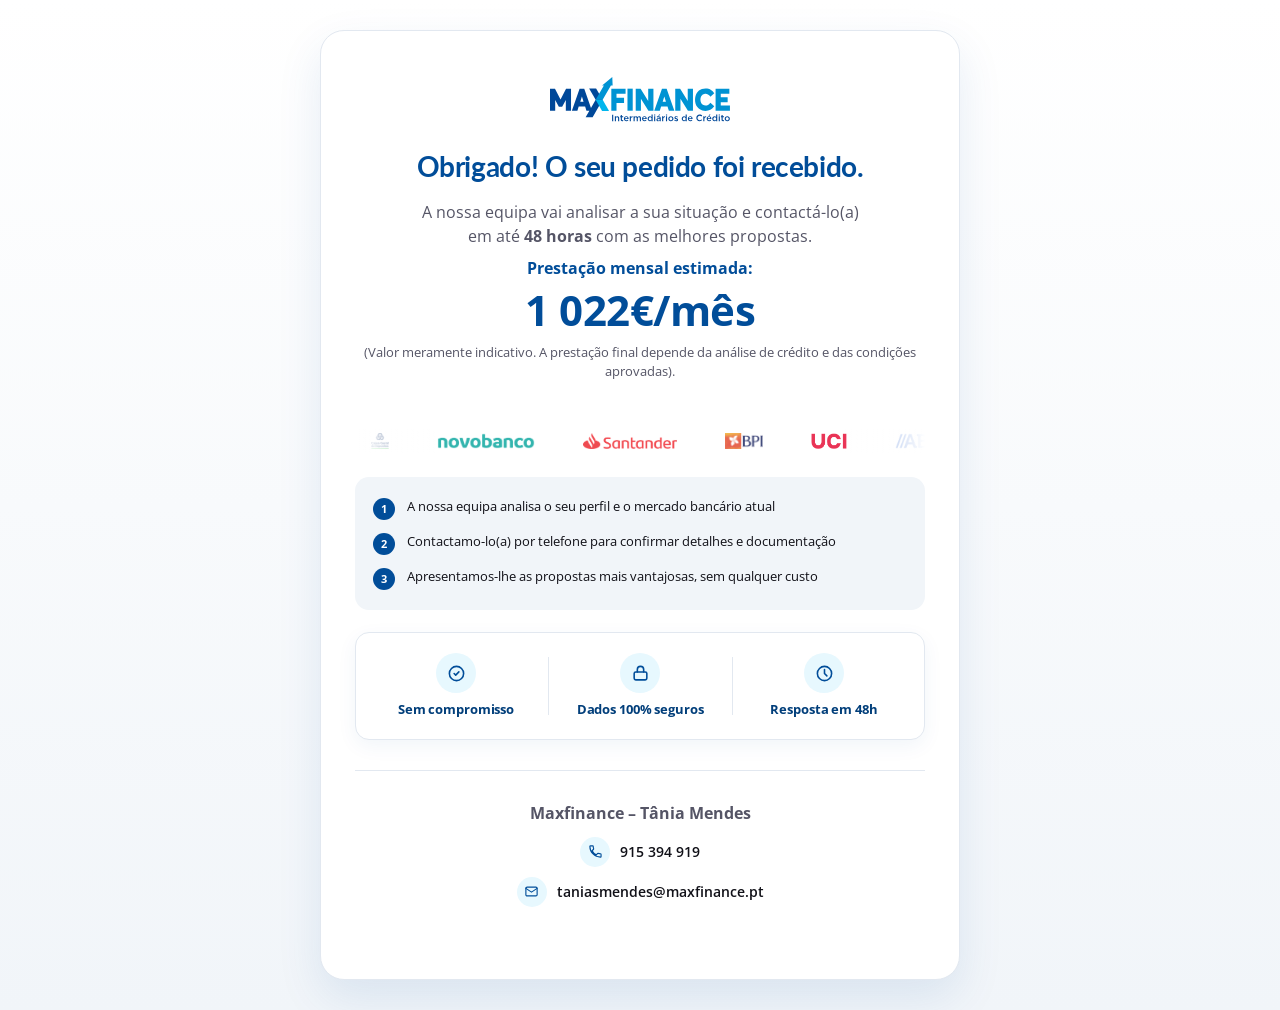
<file: credito/out.html>
<!DOCTYPE html>
<html lang="pt-PT">
<head>
  <meta charset="UTF-8" />
  <meta name="viewport" content="width=device-width, initial-scale=1.0" />
  <title>Obrigado | Maxfinance – Tânia Mendes</title>
  <meta name="robots" content="noindex, follow" />
  <link rel="icon" type="image/svg+xml" href="logo.svg" />
  <link rel="preconnect" href="https://fonts.googleapis.com" />
  <link rel="preconnect" href="https://fonts.gstatic.com" crossorigin />
  <link href="https://fonts.googleapis.com/css2?family=Lato:wght@700;900&family=Open+Sans:wght@400;500;600;700&display=swap" rel="stylesheet" />
  <link rel="stylesheet" href="style.css" />

  <!-- Google Tag Manager -->
  <script>(function(w,d,s,l,i){w[l]=w[l]||[];w[l].push({'gtm.start':
  new Date().getTime(),event:'gtm.js'});var f=d.getElementsByTagName(s)[0],
  j=d.createElement(s),dl=l!='dataLayer'?'&l='+l:'';j.async=true;j.src=
  'https://www.googletagmanager.com/gtm.js?id='+i+dl;f.parentNode.insertBefore(j,f);
  })(window,document,'script','dataLayer','GTM-TKHTFX28');</script>
  <!-- End Google Tag Manager -->

  <!-- Google tag (gtag.js) -->
  <script async src="https://www.googletagmanager.com/gtag/js?id=G-TNVKLNK111"></script>
  <script>
    window.dataLayer = window.dataLayer || [];
    function gtag(){dataLayer.push(arguments);}
    gtag('js', new Date());
    gtag('config', 'G-TNVKLNK111');
  </script>
</head>
<body class="thankyou-body">

  <!-- Google Tag Manager (noscript) -->
  <noscript><iframe src="https://www.googletagmanager.com/ns.html?id=GTM-TKHTFX28"
  height="0" width="0" style="display:none;visibility:hidden"></iframe></noscript>
  <!-- End Google Tag Manager (noscript) -->


  <main class="thankyou-page">
    <div class="thankyou-card">
      <img src="logo.svg" alt="Maxfinance – Tânia Mendes" class="thankyou-logo" />

      <h1 class="thankyou-title">Obrigado<span id="thankyouNome"></span>! O seu pedido foi recebido.</h1>
      <p class="thankyou-sub">A nossa equipa vai analisar a sua situação e contactá-lo(a) em até <b>48 horas</b> com as melhores propostas.</p>

      <!-- Resultado do simulador -->
      <div class="sim-result-box">
        <div class="sim-result-label">Prestação mensal estimada:</div>
        <div class="sim-result-value"><span id="simPrestacao">—</span>€/mês</div>
        <div class="sim-result-note">(Valor meramente indicativo. A prestação final depende da análise de crédito e das condições aprovadas).</div>
      </div>

      <!-- Bank logos -->
      <div class="banks-carousel-wrap">
        <div class="banks-track">
          <div class="bank-logo-item"><img src="bank-cgd.png" alt="CGD" /></div>
          <div class="bank-logo-item"><img src="bank-novobanco.png" alt="Novo Banco" /></div>
          <div class="bank-logo-item"><img src="bank-santander.png" alt="Santander" /></div>
          <div class="bank-logo-item"><img src="bank-bpi.png" alt="BPI" /></div>
          <div class="bank-logo-item"><img src="bank-uci.png" alt="UCI" /></div>
          <div class="bank-logo-item"><img src="bank-abanca.png" alt="Abanca" /></div>
          <div class="bank-logo-item"><img src="bank-cgd.png" alt="CGD" /></div>
          <div class="bank-logo-item"><img src="bank-novobanco.png" alt="Novo Banco" /></div>
          <div class="bank-logo-item"><img src="bank-santander.png" alt="Santander" /></div>
          <div class="bank-logo-item"><img src="bank-bpi.png" alt="BPI" /></div>
          <div class="bank-logo-item"><img src="bank-uci.png" alt="UCI" /></div>
          <div class="bank-logo-item"><img src="bank-abanca.png" alt="Abanca" /></div>
        </div>
      </div>

      <!-- O que acontece a seguir -->
      <div class="next-steps">
        <div class="next-step-item"><span class="next-step-num">1</span>A nossa equipa analisa o seu perfil e o mercado bancário atual</div>
        <div class="next-step-item"><span class="next-step-num">2</span>Contactamo-lo(a) por telefone para confirmar detalhes e documentação</div>
        <div class="next-step-item"><span class="next-step-num">3</span>Apresentamos-lhe as propostas mais vantajosas, sem qualquer custo</div>
      </div>

      <!-- Reassurance / trust bar -->
      <div class="trust-bar">
        <div class="trust-item">
          <span class="trust-icon"><svg viewBox="0 0 24 24" fill="none" stroke="currentColor" stroke-width="2" stroke-linecap="round" stroke-linejoin="round"><path d="M9 12l2 2 4-4"/><circle cx="12" cy="12" r="9"/></svg></span>
          <span class="trust-text">Sem compromisso</span>
        </div>
        <div class="trust-item">
          <span class="trust-icon"><svg viewBox="0 0 24 24" fill="none" stroke="currentColor" stroke-width="2" stroke-linecap="round" stroke-linejoin="round"><rect x="4" y="10" width="16" height="10" rx="2"/><path d="M8 10V7a4 4 0 018 0v3"/></svg></span>
          <span class="trust-text">Dados 100% seguros</span>
        </div>
        <div class="trust-item">
          <span class="trust-icon"><svg viewBox="0 0 24 24" fill="none" stroke="currentColor" stroke-width="2" stroke-linecap="round" stroke-linejoin="round"><circle cx="12" cy="12" r="9"/><path d="M12 7v5l3 3"/></svg></span>
          <span class="trust-text">Resposta em 48h</span>
        </div>
      </div>

      <!-- Dados de contacto -->
      <div class="thankyou-contact thankyou-contact--bottom">
        <p><strong>Maxfinance – Tânia Mendes</strong></p>
        <div class="thankyou-contact-links">
          <a href="tel:+351915394919" class="thankyou-contact-link">
            <span class="thankyou-contact-icon"><svg viewBox="0 0 24 24" fill="none" stroke="currentColor" stroke-width="1.8" stroke-linecap="round" stroke-linejoin="round"><path d="M6.6 10.8c1.4 2.8 3.8 5.2 6.6 6.6l2.2-2.2c.3-.3.7-.4 1-.2 1.1.4 2.3.6 3.5.6.6 0 1 .4 1 1V20c0 .6-.4 1-1 1C10.8 21 3 13.2 3 3.9c0-.6.4-1 1-1h3.4c.6 0 1 .4 1 1 0 1.2.2 2.4.6 3.5.1.4 0 .8-.2 1L6.6 10.8z"/></svg></span>
            <span>915 394 919</span>
          </a>
          <a href="mailto:taniasmendes@maxfinance.pt" class="thankyou-contact-link">
            <span class="thankyou-contact-icon"><svg viewBox="0 0 24 24" fill="none" stroke="currentColor" stroke-width="1.8" stroke-linecap="round" stroke-linejoin="round"><rect x="3" y="5" width="18" height="14" rx="2"/><path d="M3 7l9 6 9-6"/></svg></span>
            <span>taniasmendes@maxfinance.pt</span>
          </a>
        </div>
      </div>
    </div>
  </main>

  <script>
  (function() {
    // ===== Configuração do simulador =====
    // ATENÇÃO: valores provisórios — aproximação genérica para qualquer tipo de
    // crédito. Substituir pelo spread/TAN reais consoante o crédito solicitado.
    var SPREAD = 0.8;       // % (crédito habitação)
    var EURIBOR_6M = 2.621; // % (valor de referência — atualizar conforme cotação diária)

    // TAN indicativa por tipo de crédito (habitação mantém o cálculo spread + euribor;
    // os restantes usam uma TAN fixa de referência, por não serem indexados à euribor)
    var TAN_POR_TIPO = {
      'Habitação': SPREAD + EURIBOR_6M,
      'Transferência': SPREAD + EURIBOR_6M,
      'Pessoal': 8.9,
      'Automóvel': 7.4,
      'Consolidado': 7.9
    };
    var tipoCredito = sessionStorage.getItem('sim_tipo_credito') || 'Habitação';
    var TAN = TAN_POR_TIPO[tipoCredito] || TAN_POR_TIPO['Habitação'];

    function calcPrestacao(capital, prazoAnos, taxaAnualPercent) {
      var i = (taxaAnualPercent / 100) / 12;
      var n = prazoAnos * 12;
      if (i === 0) return capital / n;
      return capital * i / (1 - Math.pow(1 + i, -n));
    }
    function formatEuro(n) {
      return Math.round(n).toString().replace(/\B(?=(\d{3})+(?!\d))/g, '\u00a0');
    }

    var capital = parseFloat(sessionStorage.getItem('sim_valor_financiar')) || 250000;
    var prazo = parseFloat(sessionStorage.getItem('sim_prazo')) || 35;
    var prestacao = calcPrestacao(capital, prazo, TAN);

    document.getElementById('simPrestacao').textContent = formatEuro(prestacao);

    var nome = sessionStorage.getItem('sim_nome');
    if (nome) {
      var first = nome.trim().split(' ')[0];
      document.getElementById('thankyouNome').textContent = ', ' + first;
    }
  })();
  </script>
</body>
</html>
</file>
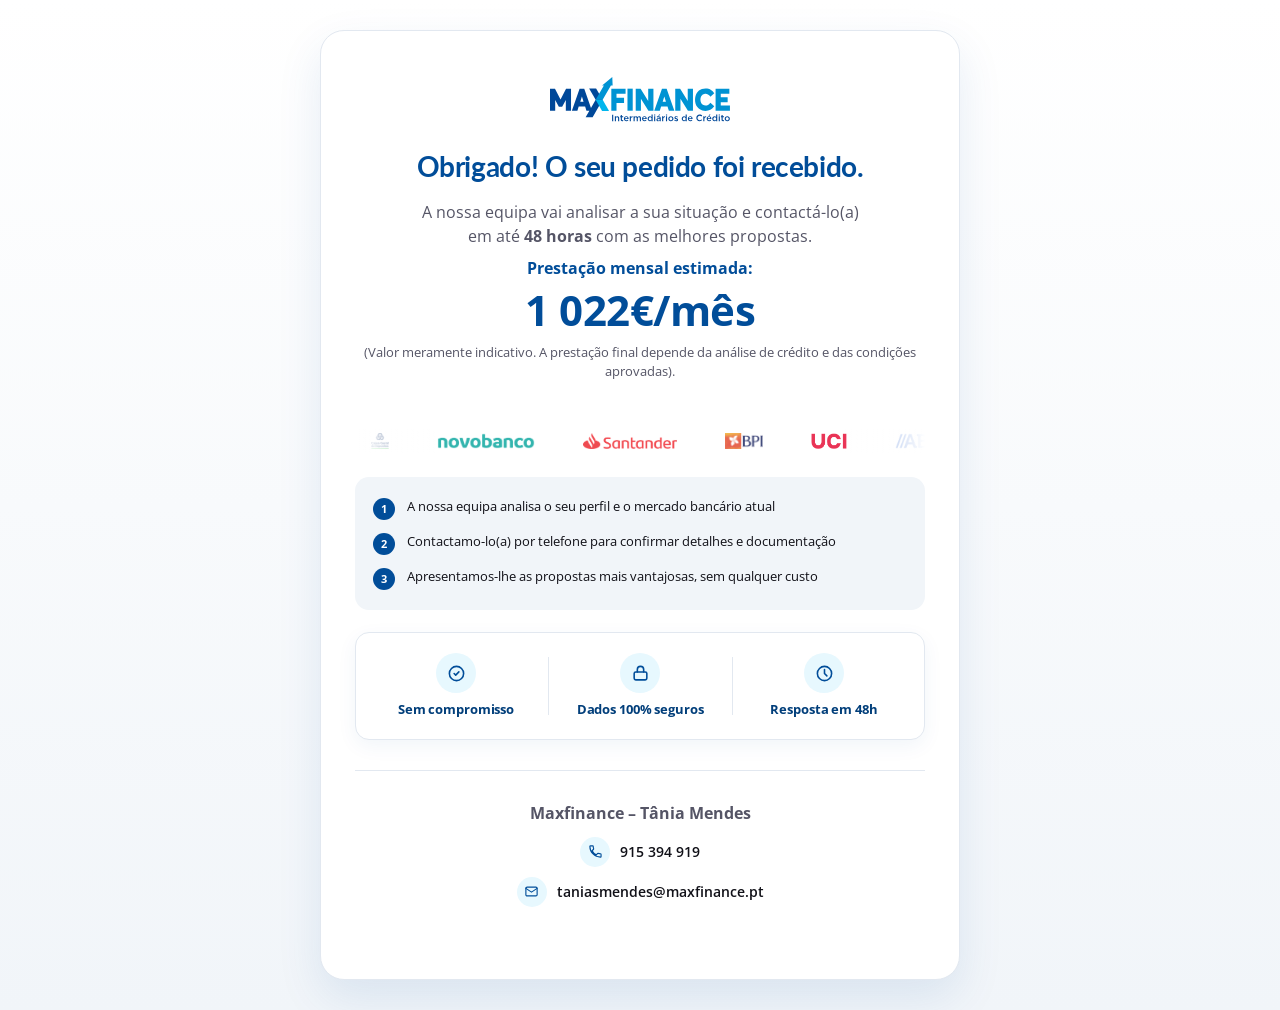
<file: credito/send.html>
<!DOCTYPE html>
<html lang="pt-PT">
<head>
  <meta charset="UTF-8" />
  <meta name="viewport" content="width=device-width, initial-scale=1.0" />
  <title>Obrigado | Maxfinance – Tânia Mendes</title>
  <meta name="robots" content="noindex, follow" />
  <link rel="icon" type="image/svg+xml" href="logo.svg" />
  <link rel="preconnect" href="https://fonts.googleapis.com" />
  <link rel="preconnect" href="https://fonts.gstatic.com" crossorigin />
  <link href="https://fonts.googleapis.com/css2?family=Lato:wght@700;900&family=Open+Sans:wght@400;500;600;700&display=swap" rel="stylesheet" />
  <link rel="stylesheet" href="style.css" />

  <!-- Google Tag Manager -->
  <script>(function(w,d,s,l,i){w[l]=w[l]||[];w[l].push({'gtm.start':
  new Date().getTime(),event:'gtm.js'});var f=d.getElementsByTagName(s)[0],
  j=d.createElement(s),dl=l!='dataLayer'?'&l='+l:'';j.async=true;j.src=
  'https://www.googletagmanager.com/gtm.js?id='+i+dl;f.parentNode.insertBefore(j,f);
  })(window,document,'script','dataLayer','GTM-TKHTFX28');</script>
  <!-- End Google Tag Manager -->

  <!-- Google tag (gtag.js) -->
  <script async src="https://www.googletagmanager.com/gtag/js?id=G-TNVKLNK111"></script>
  <script>
    window.dataLayer = window.dataLayer || [];
    function gtag(){dataLayer.push(arguments);}
    gtag('js', new Date());
    gtag('config', 'G-TNVKLNK111');
    gtag('event', 'generate_lead', { event_category: 'simulacao_credito', event_label: 'crm_credito' });
  </script>
</head>
<body class="thankyou-body">

  <!-- Google Tag Manager (noscript) -->
  <noscript><iframe src="https://www.googletagmanager.com/ns.html?id=GTM-TKHTFX28"
  height="0" width="0" style="display:none;visibility:hidden"></iframe></noscript>
  <!-- End Google Tag Manager (noscript) -->

  <!-- Conversion event: simulação submetida -->
  <script>
    window.dataLayer = window.dataLayer || [];
    dataLayer.push({'event': 'lead_credito_submit'});
  </script>

  <main class="thankyou-page">
    <div class="thankyou-card">
      <img src="logo.svg" alt="Maxfinance – Tânia Mendes" class="thankyou-logo" />

      <h1 class="thankyou-title">Obrigado<span id="thankyouNome"></span>! O seu pedido foi recebido.</h1>
      <p class="thankyou-sub">A nossa equipa vai analisar a sua situação e contactá-lo(a) em até <b>48 horas</b> com as melhores propostas.</p>

      <!-- Resultado do simulador -->
      <div class="sim-result-box">
        <div class="sim-result-label">Prestação mensal estimada:</div>
        <div class="sim-result-value"><span id="simPrestacao">—</span>€/mês</div>
        <div class="sim-result-note">(Valor meramente indicativo. A prestação final depende da análise de crédito e das condições aprovadas).</div>
      </div>

      <!-- Bank logos -->
      <div class="banks-carousel-wrap">
        <div class="banks-track">
          <div class="bank-logo-item"><img src="bank-cgd.png" alt="CGD" /></div>
          <div class="bank-logo-item"><img src="bank-novobanco.png" alt="Novo Banco" /></div>
          <div class="bank-logo-item"><img src="bank-santander.png" alt="Santander" /></div>
          <div class="bank-logo-item"><img src="bank-bpi.png" alt="BPI" /></div>
          <div class="bank-logo-item"><img src="bank-uci.png" alt="UCI" /></div>
          <div class="bank-logo-item"><img src="bank-abanca.png" alt="Abanca" /></div>
          <div class="bank-logo-item"><img src="bank-cgd.png" alt="CGD" /></div>
          <div class="bank-logo-item"><img src="bank-novobanco.png" alt="Novo Banco" /></div>
          <div class="bank-logo-item"><img src="bank-santander.png" alt="Santander" /></div>
          <div class="bank-logo-item"><img src="bank-bpi.png" alt="BPI" /></div>
          <div class="bank-logo-item"><img src="bank-uci.png" alt="UCI" /></div>
          <div class="bank-logo-item"><img src="bank-abanca.png" alt="Abanca" /></div>
        </div>
      </div>

      <!-- O que acontece a seguir -->
      <div class="next-steps">
        <div class="next-step-item"><span class="next-step-num">1</span>A nossa equipa analisa o seu perfil e o mercado bancário atual</div>
        <div class="next-step-item"><span class="next-step-num">2</span>Contactamo-lo(a) por telefone para confirmar detalhes e documentação</div>
        <div class="next-step-item"><span class="next-step-num">3</span>Apresentamos-lhe as propostas mais vantajosas, sem qualquer custo</div>
      </div>

      <!-- Reassurance / trust bar -->
      <div class="trust-bar">
        <div class="trust-item">
          <span class="trust-icon"><svg viewBox="0 0 24 24" fill="none" stroke="currentColor" stroke-width="2" stroke-linecap="round" stroke-linejoin="round"><path d="M9 12l2 2 4-4"/><circle cx="12" cy="12" r="9"/></svg></span>
          <span class="trust-text">Sem compromisso</span>
        </div>
        <div class="trust-item">
          <span class="trust-icon"><svg viewBox="0 0 24 24" fill="none" stroke="currentColor" stroke-width="2" stroke-linecap="round" stroke-linejoin="round"><rect x="4" y="10" width="16" height="10" rx="2"/><path d="M8 10V7a4 4 0 018 0v3"/></svg></span>
          <span class="trust-text">Dados 100% seguros</span>
        </div>
        <div class="trust-item">
          <span class="trust-icon"><svg viewBox="0 0 24 24" fill="none" stroke="currentColor" stroke-width="2" stroke-linecap="round" stroke-linejoin="round"><circle cx="12" cy="12" r="9"/><path d="M12 7v5l3 3"/></svg></span>
          <span class="trust-text">Resposta em 48h</span>
        </div>
      </div>

      <!-- Dados de contacto -->
      <div class="thankyou-contact thankyou-contact--bottom">
        <p><strong>Maxfinance – Tânia Mendes</strong></p>
        <div class="thankyou-contact-links">
          <a href="tel:+351915394919" class="thankyou-contact-link">
            <span class="thankyou-contact-icon"><svg viewBox="0 0 24 24" fill="none" stroke="currentColor" stroke-width="1.8" stroke-linecap="round" stroke-linejoin="round"><path d="M6.6 10.8c1.4 2.8 3.8 5.2 6.6 6.6l2.2-2.2c.3-.3.7-.4 1-.2 1.1.4 2.3.6 3.5.6.6 0 1 .4 1 1V20c0 .6-.4 1-1 1C10.8 21 3 13.2 3 3.9c0-.6.4-1 1-1h3.4c.6 0 1 .4 1 1 0 1.2.2 2.4.6 3.5.1.4 0 .8-.2 1L6.6 10.8z"/></svg></span>
            <span>915 394 919</span>
          </a>
          <a href="mailto:taniasmendes@maxfinance.pt" class="thankyou-contact-link">
            <span class="thankyou-contact-icon"><svg viewBox="0 0 24 24" fill="none" stroke="currentColor" stroke-width="1.8" stroke-linecap="round" stroke-linejoin="round"><rect x="3" y="5" width="18" height="14" rx="2"/><path d="M3 7l9 6 9-6"/></svg></span>
            <span>taniasmendes@maxfinance.pt</span>
          </a>
        </div>
      </div>
    </div>
  </main>

  <script>
  (function() {
    // ===== Configuração do simulador =====
    // ATENÇÃO: valores provisórios — aproximação genérica para qualquer tipo de
    // crédito. Substituir pelo spread/TAN reais consoante o crédito solicitado.
    var SPREAD = 0.8;       // % (crédito habitação)
    var EURIBOR_6M = 2.621; // % (valor de referência — atualizar conforme cotação diária)

    // TAN indicativa por tipo de crédito (habitação mantém o cálculo spread + euribor;
    // os restantes usam uma TAN fixa de referência, por não serem indexados à euribor)
    var TAN_POR_TIPO = {
      'Habitação': SPREAD + EURIBOR_6M,
      'Transferência': SPREAD + EURIBOR_6M,
      'Pessoal': 8.9,
      'Automóvel': 7.4,
      'Consolidado': 7.9
    };
    var tipoCredito = sessionStorage.getItem('sim_tipo_credito') || 'Habitação';
    var TAN = TAN_POR_TIPO[tipoCredito] || TAN_POR_TIPO['Habitação'];

    function calcPrestacao(capital, prazoAnos, taxaAnualPercent) {
      var i = (taxaAnualPercent / 100) / 12;
      var n = prazoAnos * 12;
      if (i === 0) return capital / n;
      return capital * i / (1 - Math.pow(1 + i, -n));
    }
    function formatEuro(n) {
      return Math.round(n).toString().replace(/\B(?=(\d{3})+(?!\d))/g, '\u00a0');
    }

    var capital = parseFloat(sessionStorage.getItem('sim_valor_financiar')) || 250000;
    var prazo = parseFloat(sessionStorage.getItem('sim_prazo')) || 35;
    var prestacao = calcPrestacao(capital, prazo, TAN);

    document.getElementById('simPrestacao').textContent = formatEuro(prestacao);

    var nome = sessionStorage.getItem('sim_nome');
    if (nome) {
      var first = nome.trim().split(' ')[0];
      document.getElementById('thankyouNome').textContent = ', ' + first;
    }
  })();
  </script>
</body>
</html>
</file>
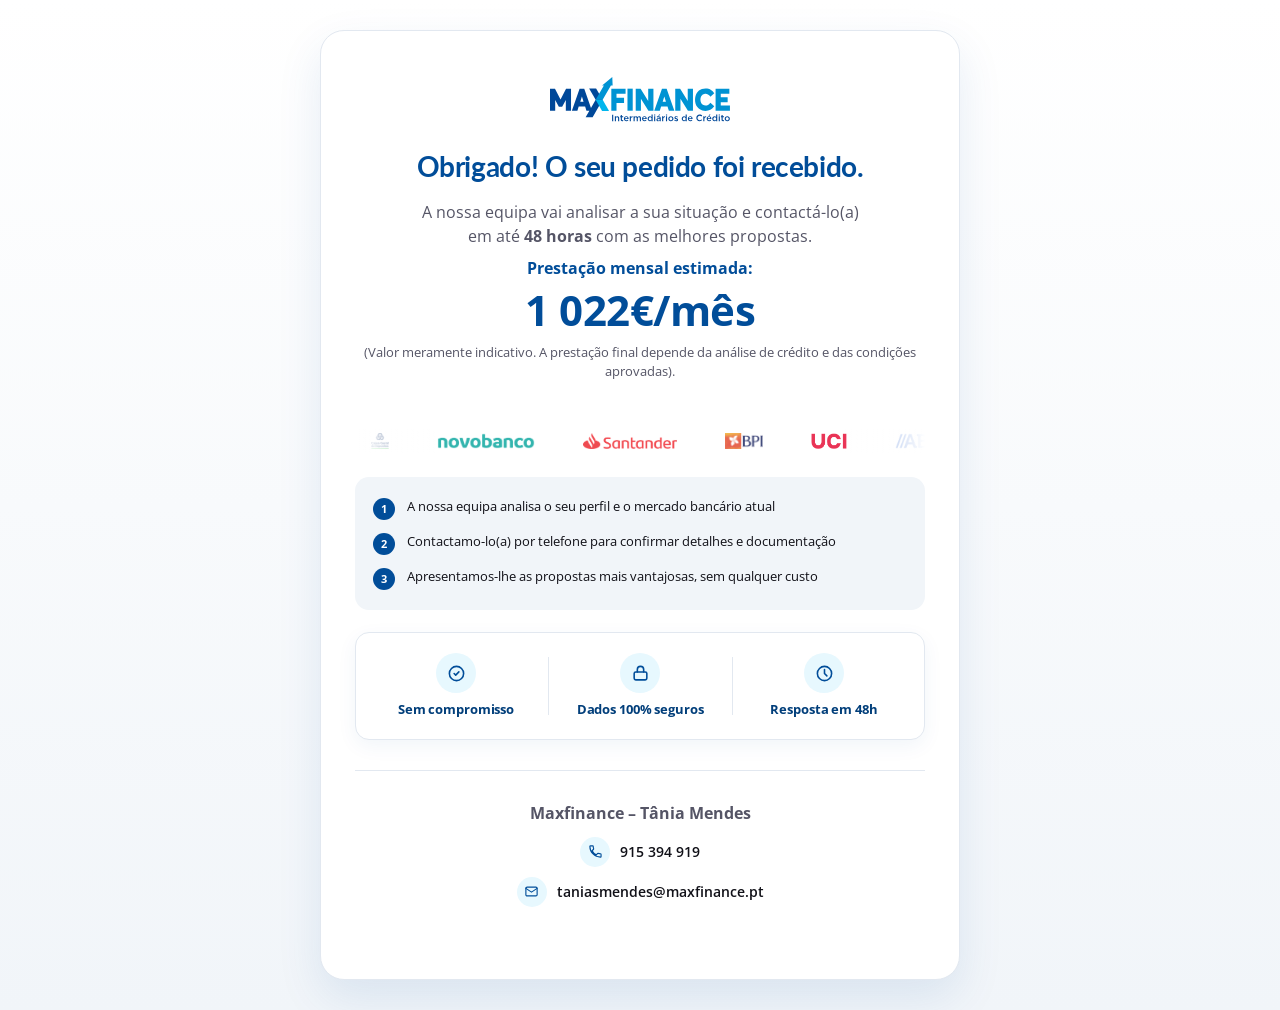
<file: habitacao/out.html>
<!DOCTYPE html>
<html lang="pt-PT">
<head>
  <meta charset="UTF-8" />
  <meta name="viewport" content="width=device-width, initial-scale=1.0" />
  <title>Obrigado | Maxfinance – Tânia Mendes</title>
  <meta name="robots" content="noindex, follow" />
  <link rel="icon" type="image/svg+xml" href="logo.svg" />
  <link rel="preconnect" href="https://fonts.googleapis.com" />
  <link rel="preconnect" href="https://fonts.gstatic.com" crossorigin />
  <link href="https://fonts.googleapis.com/css2?family=Lato:wght@700;900&family=Open+Sans:wght@400;500;600;700&display=swap" rel="stylesheet" />
  <link rel="stylesheet" href="style.css" />

  <!-- Google Tag Manager -->
  <script>(function(w,d,s,l,i){w[l]=w[l]||[];w[l].push({'gtm.start':
  new Date().getTime(),event:'gtm.js'});var f=d.getElementsByTagName(s)[0],
  j=d.createElement(s),dl=l!='dataLayer'?'&l='+l:'';j.async=true;j.src=
  'https://www.googletagmanager.com/gtm.js?id='+i+dl;f.parentNode.insertBefore(j,f);
  })(window,document,'script','dataLayer','GTM-TKHTFX28');</script>
  <!-- End Google Tag Manager -->

  <!-- Google tag (gtag.js) -->
  <script async src="https://www.googletagmanager.com/gtag/js?id=G-TNVKLNK111"></script>
  <script>
    window.dataLayer = window.dataLayer || [];
    function gtag(){dataLayer.push(arguments);}
    gtag('js', new Date());
    gtag('config', 'G-TNVKLNK111');
  </script>
</head>
<body class="thankyou-body">

  <!-- Google Tag Manager (noscript) -->
  <noscript><iframe src="https://www.googletagmanager.com/ns.html?id=GTM-TKHTFX28"
  height="0" width="0" style="display:none;visibility:hidden"></iframe></noscript>
  <!-- End Google Tag Manager (noscript) -->


  <main class="thankyou-page">
    <div class="thankyou-card">
      <img src="logo.svg" alt="Maxfinance – Tânia Mendes" class="thankyou-logo" />

      <h1 class="thankyou-title">Obrigado<span id="thankyouNome"></span>! O seu pedido foi recebido.</h1>
      <p class="thankyou-sub">A nossa equipa vai analisar a sua situação e contactá-lo(a) em até <b>48 horas</b> com as melhores propostas.</p>

      <!-- Resultado do simulador -->
      <div class="sim-result-box">
        <div class="sim-result-label">Prestação mensal estimada:</div>
        <div class="sim-result-value"><span id="simPrestacao">—</span>€/mês</div>
        <div class="sim-result-note">(Valor meramente indicativo. A prestação final depende da análise de crédito e das condições aprovadas).</div>
      </div>

      <!-- Bank logos -->
      <div class="banks-carousel-wrap">
        <div class="banks-track">
          <div class="bank-logo-item"><img src="bank-cgd.png" alt="CGD" /></div>
          <div class="bank-logo-item"><img src="bank-novobanco.png" alt="Novo Banco" /></div>
          <div class="bank-logo-item"><img src="bank-santander.png" alt="Santander" /></div>
          <div class="bank-logo-item"><img src="bank-bpi.png" alt="BPI" /></div>
          <div class="bank-logo-item"><img src="bank-uci.png" alt="UCI" /></div>
          <div class="bank-logo-item"><img src="bank-abanca.png" alt="Abanca" /></div>
          <div class="bank-logo-item"><img src="bank-cgd.png" alt="CGD" /></div>
          <div class="bank-logo-item"><img src="bank-novobanco.png" alt="Novo Banco" /></div>
          <div class="bank-logo-item"><img src="bank-santander.png" alt="Santander" /></div>
          <div class="bank-logo-item"><img src="bank-bpi.png" alt="BPI" /></div>
          <div class="bank-logo-item"><img src="bank-uci.png" alt="UCI" /></div>
          <div class="bank-logo-item"><img src="bank-abanca.png" alt="Abanca" /></div>
        </div>
      </div>

      <!-- O que acontece a seguir -->
      <div class="next-steps">
        <div class="next-step-item"><span class="next-step-num">1</span>A nossa equipa analisa o seu perfil e o mercado bancário atual</div>
        <div class="next-step-item"><span class="next-step-num">2</span>Contactamo-lo(a) por telefone para confirmar detalhes e documentação</div>
        <div class="next-step-item"><span class="next-step-num">3</span>Apresentamos-lhe as propostas mais vantajosas, sem qualquer custo</div>
      </div>

      <!-- Reassurance / trust bar -->
      <div class="trust-bar">
        <div class="trust-item">
          <span class="trust-icon"><svg viewBox="0 0 24 24" fill="none" stroke="currentColor" stroke-width="2" stroke-linecap="round" stroke-linejoin="round"><path d="M9 12l2 2 4-4"/><circle cx="12" cy="12" r="9"/></svg></span>
          <span class="trust-text">Sem compromisso</span>
        </div>
        <div class="trust-item">
          <span class="trust-icon"><svg viewBox="0 0 24 24" fill="none" stroke="currentColor" stroke-width="2" stroke-linecap="round" stroke-linejoin="round"><rect x="4" y="10" width="16" height="10" rx="2"/><path d="M8 10V7a4 4 0 018 0v3"/></svg></span>
          <span class="trust-text">Dados 100% seguros</span>
        </div>
        <div class="trust-item">
          <span class="trust-icon"><svg viewBox="0 0 24 24" fill="none" stroke="currentColor" stroke-width="2" stroke-linecap="round" stroke-linejoin="round"><circle cx="12" cy="12" r="9"/><path d="M12 7v5l3 3"/></svg></span>
          <span class="trust-text">Resposta em 48h</span>
        </div>
      </div>

      <!-- Dados de contacto -->
      <div class="thankyou-contact thankyou-contact--bottom">
        <p><strong>Maxfinance – Tânia Mendes</strong></p>
        <div class="thankyou-contact-links">
          <a href="tel:+351915394919" class="thankyou-contact-link">
            <span class="thankyou-contact-icon"><svg viewBox="0 0 24 24" fill="none" stroke="currentColor" stroke-width="1.8" stroke-linecap="round" stroke-linejoin="round"><path d="M6.6 10.8c1.4 2.8 3.8 5.2 6.6 6.6l2.2-2.2c.3-.3.7-.4 1-.2 1.1.4 2.3.6 3.5.6.6 0 1 .4 1 1V20c0 .6-.4 1-1 1C10.8 21 3 13.2 3 3.9c0-.6.4-1 1-1h3.4c.6 0 1 .4 1 1 0 1.2.2 2.4.6 3.5.1.4 0 .8-.2 1L6.6 10.8z"/></svg></span>
            <span>915 394 919</span>
          </a>
          <a href="mailto:taniasmendes@maxfinance.pt" class="thankyou-contact-link">
            <span class="thankyou-contact-icon"><svg viewBox="0 0 24 24" fill="none" stroke="currentColor" stroke-width="1.8" stroke-linecap="round" stroke-linejoin="round"><rect x="3" y="5" width="18" height="14" rx="2"/><path d="M3 7l9 6 9-6"/></svg></span>
            <span>taniasmendes@maxfinance.pt</span>
          </a>
        </div>
      </div>
    </div>
  </main>

  <script>
  (function() {
    // ===== Configuração do simulador =====
    // ATENÇÃO: valores provisórios — substituir pelo spread e indexante
    // aplicáveis ao crédito habitação da Maxfinance – Tânia Mendes.
    var SPREAD = 0.8;       // %
    var EURIBOR_6M = 2.621; // % (valor de referência — atualizar conforme cotação diária)
    var TAN = SPREAD + EURIBOR_6M;

    function calcPrestacao(capital, prazoAnos, taxaAnualPercent) {
      var i = (taxaAnualPercent / 100) / 12;
      var n = prazoAnos * 12;
      if (i === 0) return capital / n;
      return capital * i / (1 - Math.pow(1 + i, -n));
    }
    function formatEuro(n) {
      return Math.round(n).toString().replace(/\B(?=(\d{3})+(?!\d))/g, '\u00a0');
    }

    var capital = parseFloat(sessionStorage.getItem('sim_valor_financiar')) || 250000;
    var prazo = parseFloat(sessionStorage.getItem('sim_prazo')) || 35;
    var prestacao = calcPrestacao(capital, prazo, TAN);

    document.getElementById('simPrestacao').textContent = formatEuro(prestacao);

    var nome = sessionStorage.getItem('sim_nome');
    if (nome) {
      var first = nome.trim().split(' ')[0];
      document.getElementById('thankyouNome').textContent = ', ' + first;
    }
  })();
  </script>
</body>
</html>
</file>
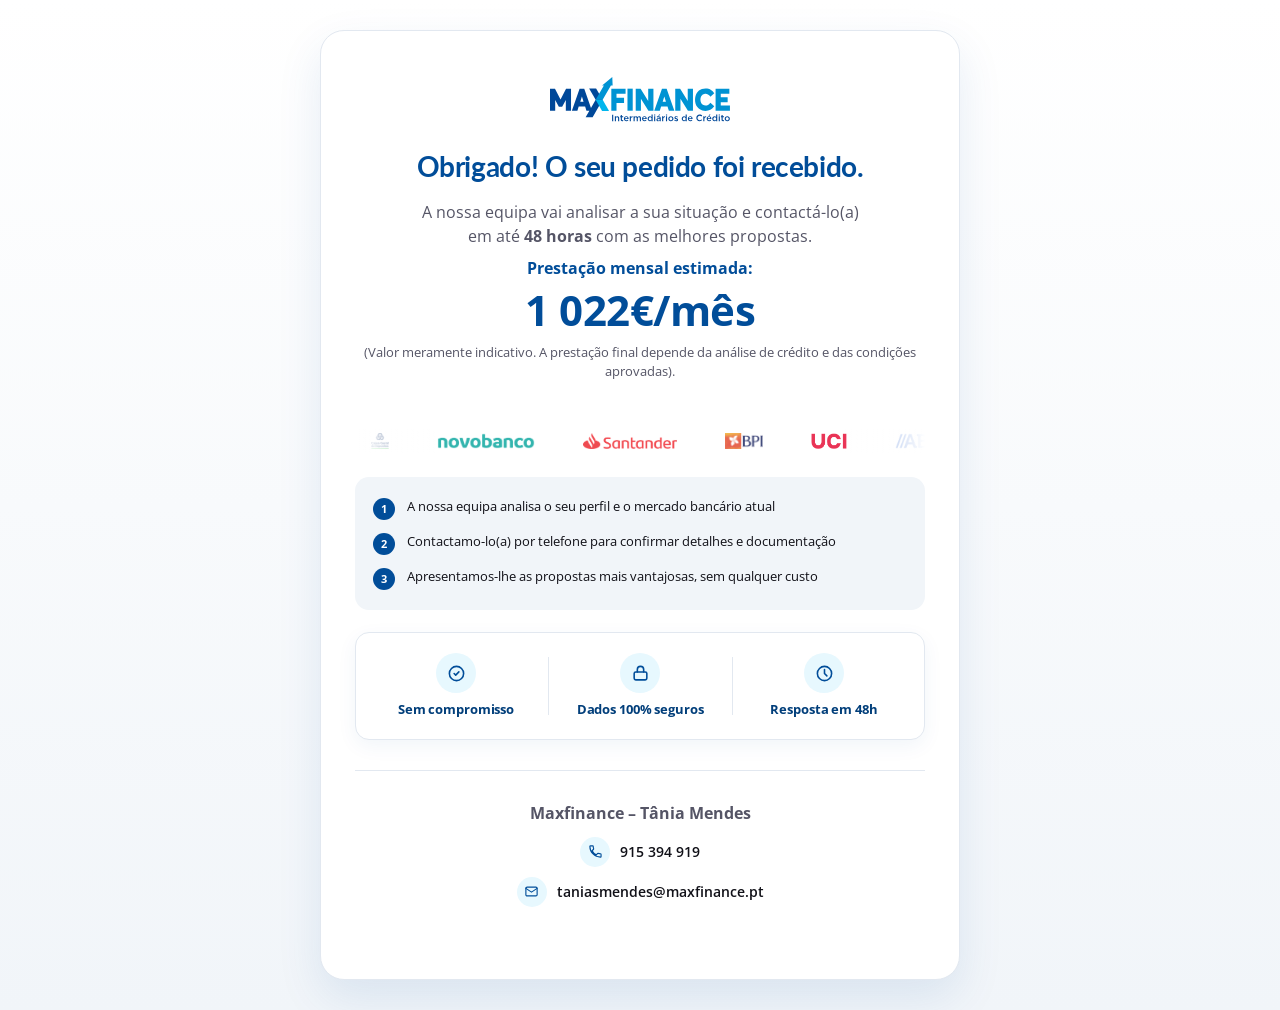
<file: habitacao/send.html>
<!DOCTYPE html>
<html lang="pt-PT">
<head>
  <meta charset="UTF-8" />
  <meta name="viewport" content="width=device-width, initial-scale=1.0" />
  <title>Obrigado | Maxfinance – Tânia Mendes</title>
  <meta name="robots" content="noindex, follow" />
  <link rel="icon" type="image/svg+xml" href="logo.svg" />
  <link rel="preconnect" href="https://fonts.googleapis.com" />
  <link rel="preconnect" href="https://fonts.gstatic.com" crossorigin />
  <link href="https://fonts.googleapis.com/css2?family=Lato:wght@700;900&family=Open+Sans:wght@400;500;600;700&display=swap" rel="stylesheet" />
  <link rel="stylesheet" href="style.css" />

  <!-- Google Tag Manager -->
  <script>(function(w,d,s,l,i){w[l]=w[l]||[];w[l].push({'gtm.start':
  new Date().getTime(),event:'gtm.js'});var f=d.getElementsByTagName(s)[0],
  j=d.createElement(s),dl=l!='dataLayer'?'&l='+l:'';j.async=true;j.src=
  'https://www.googletagmanager.com/gtm.js?id='+i+dl;f.parentNode.insertBefore(j,f);
  })(window,document,'script','dataLayer','GTM-TKHTFX28');</script>
  <!-- End Google Tag Manager -->

  <!-- Google tag (gtag.js) -->
  <script async src="https://www.googletagmanager.com/gtag/js?id=G-TNVKLNK111"></script>
  <script>
    window.dataLayer = window.dataLayer || [];
    function gtag(){dataLayer.push(arguments);}
    gtag('js', new Date());
    gtag('config', 'G-TNVKLNK111');
    gtag('event', 'generate_lead', { event_category: 'simulacao_habitacao', event_label: 'crm_habitacao' });
  </script>
</head>
<body class="thankyou-body">

  <!-- Google Tag Manager (noscript) -->
  <noscript><iframe src="https://www.googletagmanager.com/ns.html?id=GTM-TKHTFX28"
  height="0" width="0" style="display:none;visibility:hidden"></iframe></noscript>
  <!-- End Google Tag Manager (noscript) -->

  <!-- Conversion event: simulação submetida -->
  <script>
    window.dataLayer = window.dataLayer || [];
    dataLayer.push({'event': 'lead_habitacao_submit'});
  </script>

  <main class="thankyou-page">
    <div class="thankyou-card">
      <img src="logo.svg" alt="Maxfinance – Tânia Mendes" class="thankyou-logo" />

      <h1 class="thankyou-title">Obrigado<span id="thankyouNome"></span>! O seu pedido foi recebido.</h1>
      <p class="thankyou-sub">A nossa equipa vai analisar a sua situação e contactá-lo(a) em até <b>48 horas</b> com as melhores propostas.</p>

      <!-- Resultado do simulador -->
      <div class="sim-result-box">
        <div class="sim-result-label">Prestação mensal estimada:</div>
        <div class="sim-result-value"><span id="simPrestacao">—</span>€/mês</div>
        <div class="sim-result-note">(Valor meramente indicativo. A prestação final depende da análise de crédito e das condições aprovadas).</div>
      </div>

      <!-- Bank logos -->
      <div class="banks-carousel-wrap">
        <div class="banks-track">
          <div class="bank-logo-item"><img src="bank-cgd.png" alt="CGD" /></div>
          <div class="bank-logo-item"><img src="bank-novobanco.png" alt="Novo Banco" /></div>
          <div class="bank-logo-item"><img src="bank-santander.png" alt="Santander" /></div>
          <div class="bank-logo-item"><img src="bank-bpi.png" alt="BPI" /></div>
          <div class="bank-logo-item"><img src="bank-uci.png" alt="UCI" /></div>
          <div class="bank-logo-item"><img src="bank-abanca.png" alt="Abanca" /></div>
          <div class="bank-logo-item"><img src="bank-cgd.png" alt="CGD" /></div>
          <div class="bank-logo-item"><img src="bank-novobanco.png" alt="Novo Banco" /></div>
          <div class="bank-logo-item"><img src="bank-santander.png" alt="Santander" /></div>
          <div class="bank-logo-item"><img src="bank-bpi.png" alt="BPI" /></div>
          <div class="bank-logo-item"><img src="bank-uci.png" alt="UCI" /></div>
          <div class="bank-logo-item"><img src="bank-abanca.png" alt="Abanca" /></div>
        </div>
      </div>

      <!-- O que acontece a seguir -->
      <div class="next-steps">
        <div class="next-step-item"><span class="next-step-num">1</span>A nossa equipa analisa o seu perfil e o mercado bancário atual</div>
        <div class="next-step-item"><span class="next-step-num">2</span>Contactamo-lo(a) por telefone para confirmar detalhes e documentação</div>
        <div class="next-step-item"><span class="next-step-num">3</span>Apresentamos-lhe as propostas mais vantajosas, sem qualquer custo</div>
      </div>

      <!-- Reassurance / trust bar -->
      <div class="trust-bar">
        <div class="trust-item">
          <span class="trust-icon"><svg viewBox="0 0 24 24" fill="none" stroke="currentColor" stroke-width="2" stroke-linecap="round" stroke-linejoin="round"><path d="M9 12l2 2 4-4"/><circle cx="12" cy="12" r="9"/></svg></span>
          <span class="trust-text">Sem compromisso</span>
        </div>
        <div class="trust-item">
          <span class="trust-icon"><svg viewBox="0 0 24 24" fill="none" stroke="currentColor" stroke-width="2" stroke-linecap="round" stroke-linejoin="round"><rect x="4" y="10" width="16" height="10" rx="2"/><path d="M8 10V7a4 4 0 018 0v3"/></svg></span>
          <span class="trust-text">Dados 100% seguros</span>
        </div>
        <div class="trust-item">
          <span class="trust-icon"><svg viewBox="0 0 24 24" fill="none" stroke="currentColor" stroke-width="2" stroke-linecap="round" stroke-linejoin="round"><circle cx="12" cy="12" r="9"/><path d="M12 7v5l3 3"/></svg></span>
          <span class="trust-text">Resposta em 48h</span>
        </div>
      </div>

      <!-- Dados de contacto -->
      <div class="thankyou-contact thankyou-contact--bottom">
        <p><strong>Maxfinance – Tânia Mendes</strong></p>
        <div class="thankyou-contact-links">
          <a href="tel:+351915394919" class="thankyou-contact-link">
            <span class="thankyou-contact-icon"><svg viewBox="0 0 24 24" fill="none" stroke="currentColor" stroke-width="1.8" stroke-linecap="round" stroke-linejoin="round"><path d="M6.6 10.8c1.4 2.8 3.8 5.2 6.6 6.6l2.2-2.2c.3-.3.7-.4 1-.2 1.1.4 2.3.6 3.5.6.6 0 1 .4 1 1V20c0 .6-.4 1-1 1C10.8 21 3 13.2 3 3.9c0-.6.4-1 1-1h3.4c.6 0 1 .4 1 1 0 1.2.2 2.4.6 3.5.1.4 0 .8-.2 1L6.6 10.8z"/></svg></span>
            <span>915 394 919</span>
          </a>
          <a href="mailto:taniasmendes@maxfinance.pt" class="thankyou-contact-link">
            <span class="thankyou-contact-icon"><svg viewBox="0 0 24 24" fill="none" stroke="currentColor" stroke-width="1.8" stroke-linecap="round" stroke-linejoin="round"><rect x="3" y="5" width="18" height="14" rx="2"/><path d="M3 7l9 6 9-6"/></svg></span>
            <span>taniasmendes@maxfinance.pt</span>
          </a>
        </div>
      </div>
    </div>
  </main>

  <script>
  (function() {
    // ===== Configuração do simulador =====
    // ATENÇÃO: valores provisórios — substituir pelo spread e indexante
    // aplicáveis ao crédito habitação da Maxfinance – Tânia Mendes.
    var SPREAD = 0.8;       // %
    var EURIBOR_6M = 2.621; // % (valor de referência — atualizar conforme cotação diária)
    var TAN = SPREAD + EURIBOR_6M;

    function calcPrestacao(capital, prazoAnos, taxaAnualPercent) {
      var i = (taxaAnualPercent / 100) / 12;
      var n = prazoAnos * 12;
      if (i === 0) return capital / n;
      return capital * i / (1 - Math.pow(1 + i, -n));
    }
    function formatEuro(n) {
      return Math.round(n).toString().replace(/\B(?=(\d{3})+(?!\d))/g, '\u00a0');
    }

    var capital = parseFloat(sessionStorage.getItem('sim_valor_financiar')) || 250000;
    var prazo = parseFloat(sessionStorage.getItem('sim_prazo')) || 35;
    var prestacao = calcPrestacao(capital, prazo, TAN);

    document.getElementById('simPrestacao').textContent = formatEuro(prestacao);

    var nome = sessionStorage.getItem('sim_nome');
    if (nome) {
      var first = nome.trim().split(' ')[0];
      document.getElementById('thankyouNome').textContent = ', ' + first;
    }
  })();
  </script>
</body>
</html>
</file>
<file: credito/style.css>
:root {
  --primary: #014D99;
  --primary-dark: #013E7A;
  --accent: #10B5EA;
  --accent-dark: #0D91BB;
  --soft: #E7F8FE;
  --text: #111118;
  --muted: #555566;
  --border: #E2E8F0;
  --light: #F1F5F9;
  --white: #ffffff;
  --shadow: 0 18px 45px rgba(1,77,153,.10);
  --radius: 20px;
}

* { box-sizing: border-box }
html { scroll-behavior: smooth }
body {
  margin: 0;
  font-family: "Open Sans", Arial, sans-serif;
  color: var(--text);
  background: #fff;
  line-height: 1.5;
}
a { color: var(--primary) }
img { max-width: 100%; display: block }
h1, h2, h3 { font-family: "Lato", Arial, sans-serif; margin: 0; color: var(--text) }
.container { width: min(1120px, calc(100% - 40px)); margin: 0 auto }

/* ===== HERO ===== */
.hero {
  min-height: 100vh;
  display: flex;
  align-items: center;
  padding: 28px 0 36px;
  background:
    linear-gradient(
      to bottom right,
      rgba(255,255,255,0.90) 0%,
      rgba(241,245,249,0.85) 55%,
      rgba(255,255,255,0.78) 100%
    ),
    url('hero-bg.jpg') center 40% / cover no-repeat;
  position: relative;
  overflow: hidden;
}
.hero-grid {
  display: grid;
  grid-template-columns: 1.05fr .95fr;
  gap: 72px;
  align-items: start;
  position: relative;
  z-index: 1;
}
.hero-content { position: relative; top: -22px }
.logo-link { display: inline-block; margin-bottom: 120px }
.hero-logo { width: 190px; height: auto }

h1 {
  font-size: clamp(28px, 2.6vw, 38px);
  line-height: 1.2;
  letter-spacing: -.6px;
  max-width: 520px;
  color: var(--primary);
}
h1 b { color: var(--primary) }

.hero-bullets {
  list-style: none;
  margin: 20px 0 0;
  padding: 0;
  display: flex;
  flex-direction: column;
  gap: 8px;
}
.hero-bullets li {
  font-size: 15px;
  color: var(--muted);
  padding-left: 22px;
  position: relative;
}
.hero-bullets li::before {
  content: '';
  position: absolute;
  left: 0;
  top: 7px;
  width: 8px;
  height: 8px;
  border-radius: 50%;
  background: var(--accent);
}

.hero-bullets li b { font-weight: 700; color: var(--text) }

/* Google Badge — réplica do Agente.pt */
.google-badge { display: inline-flex; align-items: center; gap: 10px; margin-top: 20px; background: #48708B; border: 1px solid #48708B; border-radius: 50px; padding: 8px 16px; backdrop-filter: blur(4px); box-shadow: 0 6px 18px rgba(72,112,139,0.22); text-decoration: none; cursor: pointer }
.google-badge:hover { background: #3C6078 }
.google-mark { background: center / contain no-repeat url("data:image/svg+xml,%3Csvg xmlns='http://www.w3.org/2000/svg' viewBox='0 0 18 18'%3E%3Cpath fill='%234285F4' d='M17.64 9.205c0-.638-.057-1.252-.164-1.841H9v3.481h4.844a4.14 4.14 0 0 1-1.797 2.716v2.258h2.909c1.702-1.567 2.684-3.875 2.684-6.614Z'/%3E%3Cpath fill='%2334A853' d='M9 18c2.43 0 4.468-.806 5.956-2.181l-2.909-2.258c-.806.54-1.835.859-3.047.859-2.344 0-4.328-1.585-5.037-3.714H.956v2.332A9 9 0 0 0 9 18Z'/%3E%3Cpath fill='%23FBBC05' d='M3.963 10.706A5.41 5.41 0 0 1 3.682 9c0-.592.102-1.168.281-1.706V4.962H.956A9 9 0 0 0 0 9c0 1.452.347 2.827.956 4.038l3.007-2.332Z'/%3E%3Cpath fill='%23EA4335' d='M9 3.58c1.321 0 2.507.454 3.441 1.346l2.581-2.581C13.464.892 11.426 0 9 0A9 9 0 0 0 .956 4.962l3.007 2.332C4.672 5.165 6.656 3.58 9 3.58Z'/%3E%3C/svg%3E") }
.google-badge-icon { display: inline-block; width: 20px; height: 20px; flex-shrink: 0; background: center / contain no-repeat url("data:image/svg+xml,%3Csvg xmlns='http://www.w3.org/2000/svg' viewBox='0 0 24 24'%3E%3Cpath fill='white' d='M21.35 11.1H12.18v2.73h6.51c-.33 3.81-3.5 5.44-6.5 5.44C8.36 19.27 5 16.25 5 12c0-4.1 3.2-7.27 7.2-7.27 3.09 0 4.9 1.97 4.9 1.97L19 4.72S16.56 2 12.1 2C6.42 2 2.03 6.8 2.03 12c0 5.05 4.13 10 10.22 10 5.35 0 9.25-3.67 9.25-9.09 0-1.15-.15-1.81-.15-1.81Z'/%3E%3C/svg%3E") }
.google-badge-stars { display: flex; align-items: center; gap: 5px }
.google-badge-score { color: #fff; font-weight: 700; font-size: 15px }
.google-badge-stars-icons { color: #FFC107; font-size: 14px; letter-spacing: 1px }
.google-badge-divider { width: 1px; height: 18px; background: rgba(255,255,255,0.4) }
.google-badge-text { color: #fff; font-size: 13px; font-weight: 400 }
.reviews-summary-stars, .review-stars { color: #fbbc04; letter-spacing: 1px }

/* ===== FORM CARD ===== */
.form-card {
  background: rgba(255,255,255,.96);
  backdrop-filter: blur(12px);
  -webkit-backdrop-filter: blur(12px);
  border: 1px solid rgba(1,77,153,.13);
  border-radius: var(--radius);
  box-shadow: 0 24px 60px rgba(1,77,153,.13), 0 2px 8px rgba(0,0,0,.05);
  overflow: hidden;
}

/* Simulator block */
.simulator-block {
  padding: 0 3px;
  background: #fff;
}
.simulator-block h2 {
  font-size: 18px;
  font-weight: 700;
  color: var(--text);
  margin-bottom: 40px;
  margin-top: 10px;
  text-align: center;
}

.slider-group { margin-bottom: 6px }
.slider-header {
  display: flex;
  align-items: center;
  justify-content: space-between;
  gap: 8px;
  margin-bottom: 4px;
}
.slider-header label {
  font-size: 13.5px;
  font-weight: 600;
  color: var(--text);
  white-space: nowrap;
  flex-shrink: 0;
}
/* Fixed-width wrapper so all 3 value boxes are identical */
.slider-val-wrap {
  display: flex;
  align-items: center;
  gap: 4px;
  flex-shrink: 0;
}
.slider-value-input {
  width: 72px;
  height: 24px;
  border: 1px solid var(--border);
  border-radius: 4px;
  background: var(--light);
  padding: 0 6px;
  font: 600 11.5px "Open Sans", sans-serif;
  color: var(--text);
  text-align: right;
  outline: none;
  cursor: text;
  transition: border-color 0.15s, box-shadow 0.15s;
}
.slider-value-input:focus {
  border-color: #10B5EA;
  box-shadow: 0 0 0 2px rgba(16, 181, 234, 0.15);
  background: #fff;
}
.slider-currency {
  font-size: 11.5px;
  color: var(--muted);
  font-weight: 500;
  width: 26px;
  text-align: left;
}

/* Slider */
.mf-slider {
  -webkit-appearance: none;
  appearance: none;
  width: 100%;
  height: 3px;
  border-radius: 2px;
  outline: none;
  cursor: pointer;
}
.mf-slider::-webkit-slider-thumb {
  -webkit-appearance: none;
  appearance: none;
  width: 22px;
  height: 22px;
  border-radius: 50%;
  background: var(--accent);
  cursor: pointer;
  box-shadow: 0 2px 6px rgba(16,181,234,.30);
  border: 3px solid #fff;
}
.mf-slider::-moz-range-thumb {
  width: 22px;
  height: 22px;
  border-radius: 50%;
  background: var(--accent);
  cursor: pointer;
  box-shadow: 0 2px 6px rgba(16,181,234,.30);
  border: 3px solid #fff;
}

.sim-legal { display: none }
.powered-by { display: none }

/* Personal data form */
.dados-block {
  padding: 12px 18px 14px;
}
.dados-block h3 {
  font-size: 13.5px;
  font-weight: 700;
  color: var(--text);
  margin-bottom: 8px;
}

form { display: grid; gap: 6px }
.form-group { display: grid; gap: 2px; margin-bottom: 10px }
[hidden] { display: none !important }

input[type="text"],
input[type="email"],
input[type="tel"] {
  width: 100%;
  height: 36px;
  border: 1px solid #ccc8de;
  border-radius: 6px;
  background: #fafafa;
  padding: 0 12px;
  font: 400 14px "Open Sans", sans-serif;
  color: var(--text);
  outline: none;
  transition: border-color .15s, box-shadow .15s;
}
input[type="text"]::placeholder,
input[type="email"]::placeholder,
input[type="tel"]::placeholder {
  color: #888;
  font-size: 13.5px;
}
input[type="text"]:focus,
input[type="email"]:focus,
input[type="tel"]:focus {
  border-color: var(--primary);
  box-shadow: 0 0 0 2px rgba(1,77,153,.10);
  background: #fff;
}

/* Checkbox */
.checkbox-group {
  display: grid;
  grid-template-columns: 13px 1fr;
  gap: 6px;
  align-items: start;
  margin-top: 2px;
}
.checkbox-group input[type="checkbox"] {
  width: 12px;
  height: 12px;
  margin: 2px 0 0;
  padding: 0;
  accent-color: var(--accent);
}
.checkbox-group label {
  font-weight: 400;
  font-size: 12px;
  line-height: 1.4;
  color: var(--muted);
}
.consent-link { color: var(--accent); font-weight: 600 }
.error-message { min-height: 11px; font-size: 10.5px; color: #b42318; margin-top: -2px }
.form-group.error input { border-color: #b42318 }
.checkbox-error { font-size: 10.5px; color: #b42318 }

/* Submit button */
.submit-btn {
  display: flex;
  align-items: center;
  justify-content: center;
  width: 100%;
  height: 42px;
  border: 0;
  border-radius: 7px;
  background: var(--primary);
  color: #fff;
  font: 700 13.5px "Lato", Arial, sans-serif;
  cursor: pointer;
  transition: background .2s, transform .15s;
  margin-top: 4px;
  letter-spacing: .01em;
}
.submit-btn:hover { background: var(--primary-dark); transform: translateY(-1px) }
.submit-btn:disabled { opacity: .7; cursor: not-allowed; transform: none }

.primary-btn {
  display: inline-flex;
  align-items: center;
  justify-content: center;
  height: 42px;
  padding: 0 26px;
  border: 0;
  border-radius: 8px;
  background: var(--primary);
  color: #fff;
  text-decoration: none;
  font: 700 13.5px "Lato", Arial, sans-serif;
  cursor: pointer;
  transition: background .2s, transform .15s;
  letter-spacing: .02em;
  margin-top: 28px;
}
.primary-btn:hover { background: var(--primary-dark); transform: translateY(-1px) }

/* ===== WIZARD MULTISTEP ===== */
.wizard-head { padding: 30px 18px 0 }
.wizard-title {
  text-align: center;
  font-size: 18px;
  font-weight: 700;
  color: var(--text);
  letter-spacing: -.2px;
  margin: 0 0 26px;
  line-height: 1.3;
}
.wizard-progress { padding: 0 }
.wizard-progress-bar {
  width: 100%;
  height: 5px;
  border-radius: 3px;
  background: var(--soft);
  overflow: hidden;
}
.wizard-progress-fill {
  height: 100%;
  width: 16.6667%;
  background: var(--primary);
  border-radius: 3px;
  transition: width .3s ease;
}
.wizard-step-label {
  margin-top: 6px;
  font-size: 11px;
  font-weight: 600;
  color: var(--muted);
  letter-spacing: .02em;
}

#leadForm { display: block }
.wizard-step { display: none; padding: 16px 18px 4px; animation: wizardFade .25s ease }
.wizard-step.active { display: block }
@keyframes wizardFade { from { opacity: 0; transform: translateY(6px) } to { opacity: 1; transform: translateY(0) } }

.wizard-q {
  font-size: 17px;
  font-weight: 700;
  color: var(--text);
  margin-bottom: 14px;
  line-height: 1.25;
}
.wizard-field-label {
  font-size: 13.5px;
  font-weight: 600;
  color: var(--text);
  margin: 4px 0 8px;
}
.wizard-row { display: grid; grid-template-columns: 1fr 1fr; gap: 12px; align-items: start }
.wizard-row .form-group { margin: 0 }
.field-label {
  display: block;
  font-size: 12px;
  font-weight: 600;
  color: var(--muted);
  line-height: 1.35;
  margin-bottom: 5px;
}

/* Card-style options (single choice, grid) — cartões com ícone circular */
.option-grid {
  display: grid;
  grid-template-columns: 1fr 1fr;
  gap: 12px;
  margin-bottom: 4px;
}
.option-grid.two-col { grid-template-columns: 1fr 1fr }
.option-grid.three-col { grid-template-columns: 1fr 1fr 1fr }
.option-grid--1col, .option-list { grid-template-columns: 1fr; display: grid; gap: 10px; margin-bottom: 4px }

.option-card {
  position: relative;
  display: flex;
  align-items: center;
  gap: 12px;
  text-align: left;
  padding: 16px 14px;
  border: 1.5px solid var(--border);
  border-radius: 14px;
  background: #fff;
  cursor: pointer;
  font: 600 13.5px "Open Sans", sans-serif;
  color: var(--text);
  line-height: 1.28;
  transition: border-color .16s, background .16s, box-shadow .16s, transform .1s;
}
.option-card:active { transform: scale(.98) }
.option-card input[type="radio"],
.option-card input[type="checkbox"] { position: absolute; opacity: 0; width: 0; height: 0; margin: 0 }
.option-text { flex: 1; min-width: 0 }
.option-card .option-title { display: block; font-size: 14px; font-weight: 700; color: var(--text) }
.option-card .option-sub { display: block; font-weight: 400; color: var(--muted); font-size: 12px; margin-top: 1px }
.option-grid:not(.option-grid--1col) .option-text { text-align: center }
.option-card:hover { border-color: var(--accent); background: var(--light); box-shadow: 0 6px 16px rgba(1,77,153,.08) }
.option-card:has(input:checked) {
  border-color: var(--accent);
  background: var(--soft);
  box-shadow: 0 0 0 2px rgba(16,181,234,.14);
}

/* Ícone circular */
.option-icon {
  width: 42px;
  height: 42px;
  border-radius: 50%;
  background: var(--soft);
  display: flex;
  align-items: center;
  justify-content: center;
  flex-shrink: 0;
  transition: background .16s;
}
.option-icon svg { width: 21px; height: 21px; stroke: var(--primary) }
.option-card:has(input:checked) .option-icon { background: var(--primary) }
.option-card:has(input:checked) .option-icon svg { stroke: #fff }

/* Grelhas de 2 colunas: cartões quadrados (ícone em cima, texto centrado) */
.option-grid:not(.option-grid--1col) .option-card {
  flex-direction: column;
  justify-content: center;
  text-align: center;
  gap: 10px;
  min-height: 128px;
  padding: 20px 12px;
}
.option-grid:not(.option-grid--1col) .option-icon { width: 46px; height: 46px }
.option-grid:not(.option-grid--1col) .option-icon svg { width: 23px; height: 23px }

/* Cartões em linha (lista de uma coluna) */
.option-list .option-card,
.option-grid--1col .option-card { grid-column: 1 / -1 }

/* Grelha compacta (situação profissional, sim/não) */
.option-grid--compact { gap: 7px }
.option-grid--compact .option-card {
  padding: 8px 8px;
  gap: 7px;
  font-size: 11.5px;
  min-height: 0;
  border-radius: 10px;
}
.option-grid--compact .option-icon { width: 26px; height: 26px }
.option-grid--compact .option-icon svg { width: 13px; height: 13px }
.option-grid--compact .option-title { font-size: 11.5px; line-height: 1.2 }

.titular2-wrap { margin-top: 10px; padding-top: 10px; border-top: 1px dashed var(--border) }
.titular2-title { font-size: 12.5px; font-weight: 700; color: var(--primary); margin: 0 0 8px }

/* Cartões Sim/Não — estreitos e compridos, a ocupar a largura da linha */
.option-grid--simnao {
  display: grid;
  grid-template-columns: 1fr 1fr;
  gap: 10px;
  margin-bottom: 4px;
}
.option-grid--simnao .option-card {
  flex-direction: row;
  justify-content: center;
  text-align: center;
  gap: 10px;
  min-height: 0;
  padding: 12px 10px;
}
.option-grid--simnao .option-icon { width: 32px; height: 32px }
.option-grid--simnao .option-icon svg { width: 16px; height: 16px }
.option-grid--simnao .option-title { font-size: 13.5px }

/* Último passo — mais espaçoso */
.wizard-step--spacious { padding-top: 26px; padding-bottom: 14px }
.wizard-step--spacious .wizard-q { margin-bottom: 24px }
.wizard-step--spacious .form-group { margin-bottom: 10px }
.wizard-step--spacious input[type="text"],
.wizard-step--spacious input[type="tel"],
.wizard-step--spacious input[type="email"] { height: 46px; font-size: 14.5px }
.wizard-step--spacious .checkbox-group { margin-top: 12px }

select {
  width: 100%;
  height: 36px;
  box-sizing: border-box;
  border: 1px solid #ccc8de;
  border-radius: 6px;
  background-color: #fafafa;
  padding: 0 30px 0 12px;
  font: 400 14px "Open Sans", sans-serif;
  color: var(--text);
  outline: none;
  -webkit-appearance: none;
  -moz-appearance: none;
  appearance: none;
  background-image: url("data:image/svg+xml;charset=UTF-8,%3csvg xmlns='http://www.w3.org/2000/svg' viewBox='0 0 20 20' fill='%23555566'%3e%3cpath fill-rule='evenodd' d='M5.23 7.21a.75.75 0 011.06.02L10 11.168l3.71-3.938a.75.75 0 111.08 1.04l-4.25 4.5a.75.75 0 01-1.08 0l-4.25-4.5a.75.75 0 01.02-1.06z' clip-rule='evenodd'/%3e%3c/svg%3e");
  background-repeat: no-repeat;
  background-position: right 10px center;
  background-size: 15px;
  transition: border-color .15s, box-shadow .15s;
}
select:focus { border-color: var(--primary); box-shadow: 0 0 0 2px rgba(1,77,153,.10); background-color: #fff }
input[type="number"] {
  width: 100%;
  height: 36px;
  border: 1px solid #ccc8de;
  border-radius: 6px;
  background: #fafafa;
  padding: 0 12px;
  font: 400 14px "Open Sans", sans-serif;
  color: var(--text);
  outline: none;
  transition: border-color .15s, box-shadow .15s;
}
input[type="number"]::placeholder { color: #888; font-size: 13.5px }
input[type="number"]:focus { border-color: var(--primary); box-shadow: 0 0 0 2px rgba(1,77,153,.10); background: #fff }

/* Nav buttons */
.wizard-nav { display: flex; gap: 10px; padding: 12px 18px 18px }
.wizard-back-btn {
  flex: 0 0 auto;
  height: 42px;
  padding: 0 18px;
  border: 1.5px solid var(--border);
  border-radius: 7px;
  background: #fff;
  color: var(--muted);
  font: 700 13.5px "Lato", Arial, sans-serif;
  cursor: pointer;
  transition: border-color .15s, color .15s;
}
.wizard-back-btn:hover { border-color: var(--primary); color: var(--primary) }
.wizard-back-btn[hidden] { display: none }
.wizard-next-btn {
  flex: 1;
  height: 42px;
  border: 0;
  border-radius: 7px;
  background: var(--primary);
  color: #fff;
  font: 700 13.5px "Lato", Arial, sans-serif;
  cursor: pointer;
  transition: background .2s, transform .15s;
  letter-spacing: .01em;
}
.wizard-next-btn:hover { background: var(--primary-dark); transform: translateY(-1px) }
.wizard-nav .submit-btn { flex: 1; margin-top: 0 }

/* ===== TRUST BAR ===== */
.trust-bar {
  background: linear-gradient(135deg, var(--primary) 0%, var(--primary-dark) 100%);
  padding: 40px 0;
}
.trust-bar-grid {
  display: grid;
  grid-template-columns: repeat(4, 1fr);
  gap: 1px;
  background: rgba(255,255,255,.12);
  border-radius: 16px;
  overflow: hidden;
}
.trust-item {
  display: flex;
  flex-direction: column;
  align-items: center;
  text-align: center;
  gap: 12px;
  padding: 28px 20px;
  background: rgba(255,255,255,.06);
  transition: background .2s;
}
.trust-item:hover { background: rgba(255,255,255,.12) }
.trust-icon-wrap {
  width: 48px;
  height: 48px;
  border-radius: 50%;
  background: rgba(255,255,255,.14);
  display: flex;
  align-items: center;
  justify-content: center;
  flex-shrink: 0;
}
.trust-icon-wrap svg { width: 22px; height: 22px; color: #fff }
.trust-item-text strong {
  display: block;
  font-family: "Lato", sans-serif;
  font-size: 13.5px;
  font-weight: 900;
  color: #fff;
  letter-spacing: .04em;
  line-height: 1.3;
}
.trust-item-text span {
  display: block;
  font-size: 12px;
  color: rgba(255,255,255,.65);
  margin-top: 3px;
  line-height: 1.4;
}
.trust-sep { display: none }

/* ===== ABOUT ===== */
.section { padding: 76px 0 }
.section h2 {
  font-size: 30px;
  line-height: 1.2;
  letter-spacing: -.4px;
  margin-bottom: 16px;
  color: var(--primary);
}
.about-section { background: var(--light) }
.about-text {
  max-width: 640px;
  margin: 0 auto;
  text-align: center;
}
.about-text h2 { text-align: center }
.about-text p {
  font-size: 16px;
  line-height: 1.7;
  color: var(--muted);
  margin: 0 0 4px;
}

/* ===== PROCESS ===== */
.process-section { background: #fff }
.process-section h2 { text-align: center }
.section-sub {
  font-size: 15px;
  color: var(--muted);
  margin: 0 auto 44px;
  line-height: 1.65;
  max-width: 560px;
  text-align: center;
}
.steps-grid {
  display: grid;
  grid-template-columns: repeat(5, 1fr);
  gap: 14px;
  margin-bottom: 40px;
}
.step-card {
  background: #fff;
  border: 1px solid var(--border);
  border-radius: 16px;
  padding: 36px 14px 24px;
  text-align: center;
  position: relative;
  transition: box-shadow .2s, transform .2s;
  display: flex;
  flex-direction: column;
  align-items: center;
}
.step-card:hover {
  box-shadow: 0 12px 32px rgba(1,77,153,.10);
  transform: translateY(-3px);
}
.step-num {
  position: absolute;
  top: -14px;
  left: 50%;
  transform: translateX(-50%);
  width: 28px;
  height: 28px;
  border-radius: 50%;
  background: var(--primary);
  color: #fff;
  font-family: "Lato", sans-serif;
  font-weight: 900;
  font-size: 13px;
  display: flex;
  align-items: center;
  justify-content: center;
  box-shadow: 0 3px 10px rgba(1,77,153,.25);
}
.step-icon {
  width: 56px;
  height: 56px;
  border-radius: 50%;
  background: linear-gradient(135deg, rgba(16,181,234,.08) 0%, rgba(1,77,153,.08) 100%);
  display: flex;
  align-items: center;
  justify-content: center;
  margin: 0 auto 14px;
  flex-shrink: 0;
}
.step-icon svg { width: 26px; height: 26px; stroke: var(--primary); stroke-width: 1.8 }
.step-card h3 {
  font-family: "Open Sans", sans-serif;
  font-size: 12.5px;
  font-weight: 600;
  line-height: 1.55;
  color: var(--text);
  margin: 0;
}
.steps-cta-text {
  font-size: 15px;
  color: var(--muted);
  line-height: 1.7;
  margin: 0 auto;
  text-align: center;
  max-width: 680px;
}
.steps-cta-text b { color: var(--primary) }

/* ===== REDE DE INTERMEDIÁRIOS ===== */
.network-section { background: #fff }
.network-grid {
  display: flow-root;
}
.network-media {
  float: right;
  width: min(32%, 340px);
  margin: 0 0 24px 0;
  aspect-ratio: auto;
  border-radius: 0;
  box-shadow: none;
  overflow: visible;
}
.network-text {
  display: block;
}
.network-media img { width: 100%; height: auto; object-fit: contain; object-position: center; filter: drop-shadow(0 16px 22px rgba(1,77,153,.10)) }
.network-text h2 { margin-bottom: 16px; font-size: 28px }
.network-text p {
  font-size: 15px;
  line-height: 1.7;
  color: var(--muted);
  margin: 0 0 14px;
}
.network-text p strong { color: var(--primary) }
.network-text .network-highlight {
  color: var(--primary);
  font-size: 18px;
  font-weight: 700;
  line-height: 1.5;
  margin: 22px 0;
}
.network-text .network-question {
  color: #111;
  font-size: 17px;
  font-weight: 700;
  margin-top: 22px;
}
.network-text .primary-btn { margin-top: 6px }

/* ===== GOOGLE REVIEWS ===== */
.reviews-section { background: var(--light); text-align: center }
.reviews-section h2 { margin-bottom: 10px }
.reviews-summary { display: flex; align-items: center; justify-content: center; gap: 9px; color: var(--muted); font-size: 14px }
.reviews-score { color: var(--text); font-size: 19px; font-weight: 800 }
.reviews-summary-stars { font-size: 17px }
.reviews-grid { display: grid; grid-template-columns: repeat(3, 1fr); gap: 18px; margin-top: 36px; text-align: left }
.review-card { display: flex; flex-direction: column; min-height: 260px; padding: 24px; background: #fff; border: 1px solid var(--border); border-radius: 16px; box-shadow: 0 10px 30px rgba(1,77,153,.06) }
.review-head { display: grid; grid-template-columns: 42px 1fr auto; align-items: center; gap: 11px; margin-bottom: 18px }
.review-avatar { display: grid; place-items: center; width: 42px; height: 42px; border-radius: 50%; color: #fff; background: var(--primary); font-weight: 800 }
.review-head h3 { margin: 0 0 2px; font-family: "Open Sans", sans-serif; font-size: 14px }
.review-stars { display: block; font-size: 12px; line-height: 1 }
.google-mark { display: block; width: 19px; height: 19px; overflow: hidden; color: transparent; font-size: 0 }
.review-card p { margin: 0; color: var(--muted); font-size: 13.5px; line-height: 1.65 }
.reviews-link { display: inline-flex; margin-top: 32px; padding: 13px 20px; border: 2px solid var(--primary); border-radius: 10px; color: var(--primary); font-size: 13px; font-weight: 800; text-decoration: none; transition: background .2s, color .2s }
.reviews-link:hover { color: #fff; background: var(--primary) }

/* ===== FAQ ===== */
.faq-section { background: #fff }
.faq-wrap { max-width: 646px; margin: 0 auto }
.faq-section h2 { text-align: center }
.accordion { display: grid; gap: 10px; margin-top: 28px }
.faq-item {
  border: 1px solid var(--border);
  border-radius: 12px;
  background: #fff;
  overflow: hidden;
}
.faq-question {
  width: 100%;
  border: 0;
  background: #fff;
  text-align: left;
  padding: 18px 62px 18px 20px;
  font: 400 15px "Open Sans", sans-serif;
  color: #111;
  cursor: pointer;
  position: relative;
  white-space: normal;
}
.faq-question::after {
  content: "";
  position: absolute;
  right: 20px;
  top: 50%;
  width: 26px;
  height: 26px;
  border: 1px solid rgba(1,77,153,.28);
  border-radius: 50%;
  transform: translateY(-50%);
  background: var(--light);
}
.faq-question::before {
  content: "";
  position: absolute;
  right: 29px;
  top: 50%;
  width: 7px;
  height: 7px;
  border-right: 2px solid var(--primary);
  border-bottom: 2px solid var(--primary);
  transform: translateY(-65%) rotate(45deg);
  z-index: 1;
  transition: transform .2s ease;
}
.faq-item.active .faq-question::before { transform: translateY(-35%) rotate(225deg) }
.faq-answer { max-height: 0; overflow: hidden; transition: max-height .25s ease }
.faq-answer p {
  padding: 0 20px 18px;
  font-size: 15px;
  line-height: 1.55;
  font-weight: 400;
  color: var(--muted);
  margin: 0;
}

/* ===== FOOTER ===== */
.footer { background: var(--primary); color: #fff; padding: 52px 0; font-size: 14px }
.footer-grid { display: block }
.footer h3 { color: #fff; font-size: 16px; margin: 0 0 12px; font-weight: 700 }
.footer a { color: #fff }
.legal-text { font-size: 12.5px; line-height: 1.65; color: rgba(255,255,255,.75); margin: 0 0 10px; width: 100% }
.legal-two-col { display: grid; grid-template-columns: 1fr 1fr; gap: 48px; margin-bottom: 24px; padding-bottom: 24px; border-bottom: 1px solid rgba(255,255,255,.16) }
.legal-two-col--single { grid-template-columns: 1fr; max-width: 620px }
.legal-col { min-width: 0 }
.legal-fade-wrap { position: relative }
.legal-fade-content { max-height: 190px; overflow: hidden; position: relative; transition: max-height .3s ease }
.legal-fade-wrap::after {
  content: "";
  position: absolute;
  left: 0; right: 0; bottom: 34px;
  height: 60px;
  background: linear-gradient(to bottom, rgba(1,77,153,0), var(--primary));
  pointer-events: none;
  transition: opacity .2s ease;
}
.legal-fade-wrap.expanded .legal-fade-content { max-height: 2000px }
.legal-fade-wrap.expanded::after { opacity: 0 }
.legal-fade-toggle {
  display: flex;
  align-items: center;
  justify-content: center;
  width: 100%;
  margin-top: 6px;
  padding: 8px 0;
  background: none;
  border: 0;
  cursor: pointer;
}
.legal-fade-chevron {
  width: 12px; height: 12px;
  border-right: 2px solid #fff;
  border-bottom: 2px solid #fff;
  transform: rotate(45deg);
  transition: transform .2s ease;
}
.legal-fade-wrap.expanded .legal-fade-chevron { transform: rotate(225deg) }
.footer-bottom { display: block; margin-top: 28px; padding-top: 22px }
.footer-bottom-inner { display: flex; flex-direction: row; justify-content: space-between; align-items: flex-start; gap: 32px; flex-wrap: wrap }
.footer-contact { display: flex; flex-direction: column; gap: 4px }
.footer-contact p { margin: 0; color: #fff }
.footer-contact-links { display: flex; flex-direction: column; gap: 10px; margin: 12px 0 4px }
.footer-contact-link {
  display: inline-flex;
  align-items: center;
  gap: 10px;
  color: #fff;
  text-decoration: none;
  font-size: 14px;
  transition: opacity .15s;
}
.footer-contact-link:hover { opacity: .75 }
.footer-contact-icon {
  display: flex;
  align-items: center;
  justify-content: center;
  width: 30px;
  height: 30px;
  border-radius: 50%;
  background: rgba(255,255,255,.14);
  flex-shrink: 0;
}
.footer-contact-icon svg { width: 15px; height: 15px }
.footer-policy { margin-top: 30px !important }
.footer-hours { min-width: 220px }
.footer-hours-title { font-weight: 700; font-size: 14px; color: #fff; margin: 0 0 10px }
.footer-hours-list { list-style: none; margin: 0; padding: 0; display: flex; flex-direction: column; gap: 5px }
.footer-hours-list li { display: flex; justify-content: space-between; gap: 24px; font-size: 14px; color: rgba(255,255,255,.85) }
.footer-hours-list li.closed { color: rgba(255,255,255,.4) }
.footer-policy a { font-weight: 700 }

/* ===== THANK YOU ===== */
.thankyou-body { background: linear-gradient(180deg, #fff 0%, var(--light) 100%) }
.thankyou-page { min-height: 100vh; display: flex; align-items: center; justify-content: center; padding: 30px }
.thankyou-card {
  width: min(720px, 100%);
  background: #fff;
  border: 1px solid var(--border);
  border-radius: 24px;
  box-shadow: var(--shadow);
  text-align: center;
  padding: 46px 34px;
}
.thankyou-logo { width: 180px; margin: 0 auto 28px }
.thankyou-card h1 { font-size: 28px; line-height: 1.2; letter-spacing: -.4px; margin-bottom: 16px; color: var(--primary); max-width: 100%; text-align: center }
.thankyou-card p { color: var(--muted); margin: 8px 0 }
.thankyou-contact { margin: 22px 0 26px }
.back-link { font-weight: 800; text-decoration: none; color: var(--accent) }

/* ===== RESPONSIVE ===== */
@media (max-width: 1050px) {
  .hero { min-height: auto; padding: 34px 0 54px }
  .hero-grid { grid-template-columns: 1fr; gap: 34px }
  .hero-content { top: -10px }
  .logo-link { margin-bottom: 84px }
  .trust-bar-grid { grid-template-columns: repeat(2, 1fr) }
  .steps-grid { grid-template-columns: repeat(3, 1fr) }
  .network-grid { display: block }
  .network-media { float: none; width: min(100%, 300px); margin: 0 auto 32px; aspect-ratio: auto }
}

@media (max-width: 720px) {
  /* ── Layout base ── */
  .container { width: min(100% - 24px, 1120px) }
  .network-media { width: min(100%, 220px) }

  /* ── Hero ── */
  .hero { padding: 22px 0 36px; min-height: auto }
  .hero-grid { gap: 24px }
  .logo-link { margin-bottom: 130px }
  .hero-logo { width: 150px }
  h1 { font-size: 28px; letter-spacing: -.3px; line-height: 1.2 }
  .hero-bullets { gap: 6px; margin-top: 14px }
  .hero-bullets li { font-size: 13.5px }

  /* ── Form card ── */
  .form-card { border-radius: 14px }
  .simulator-block { padding: 0 }
  .simulator-block h2 { font-size: 18px; margin-bottom: 30px; margin-top: 12px }
  .dados-block { padding: 16px 14px 18px }
  .dados-block h3 { font-size: 14px; margin-bottom: 12px }

  /* Slider header: label left wraps naturally, value+unit always pinned right */
  .slider-header {
    display: flex;
    align-items: center;
    justify-content: space-between;
    flex-wrap: nowrap;
    gap: 6px;
    margin-bottom: 6px;
  }
  .slider-header label {
    font-size: 12.5px;
    white-space: normal;
    line-height: 1.3;
    flex: 1 1 0;
    min-width: 0;
  }
  .slider-val-wrap {
    flex-shrink: 0;
    flex-grow: 0;
  }
  .slider-value-input {
    width: 100px !important;
    height: 22px;
    font-size: 16px !important;
    font-weight: 600;
    padding: 0 5px;
  }
  .slider-currency { font-size: 11px; width: 24px }
  .slider-group { margin-bottom: 10px }

  /* Form inputs — 16px mínimo para o iOS Safari não fazer zoom automático ao focar */
  .form-group { margin-bottom: 10px }
  .form-group input {
    font-size: 16px;
    padding: 12px 14px;
    border-radius: 10px;
  }
  select { font-size: 16px }
  .wizard-step--spacious input[type="text"],
  .wizard-step--spacious input[type="tel"],
  .wizard-step--spacious input[type="email"] {
    font-size: 16px;
  }
  .submit-btn {
    font-size: 14px;
    padding: 14px 16px;
    border-radius: 10px;
  }
  .checkbox-group label { font-size: 12px; line-height: 1.4 }

  /* ── Trust bar ── */
  .trust-bar-grid { grid-template-columns: repeat(2, 1fr); gap: 10px }
  .trust-item { padding: 16px 10px }
  .trust-icon-wrap { width: 38px; height: 38px }
  .trust-icon-wrap svg { width: 17px; height: 17px }
  .trust-item-text strong { font-size: 11.5px }
  .trust-item-text span { font-size: 10.5px }

  /* ── Sections ── */
  .section { padding: 44px 0 }
  .section h2 { font-size: 22px; letter-spacing: -.2px; text-align: center }
  .section-sub { font-size: 14px; text-align: center }

  /* ── About ── */
  .about-text { text-align: center }
  .about-text h2 { font-size: 20px }
  .about-text p { font-size: 14px; line-height: 1.6 }
  .primary-btn { display: flex; width: fit-content; margin: 28px auto 0 }

  /* ── Rede de intermediários ── */
  .network-text { text-align: center }
  .network-text h2 { font-size: 20px }
  .network-text p { font-size: 14px; line-height: 1.6 }
  .network-text .primary-btn { display: flex; width: fit-content; margin: 20px auto 0 }

  /* ── Reviews ── */
  .reviews-grid { grid-template-columns: 1fr; gap: 14px; margin-top: 26px }
  .review-card { min-height: 0; padding: 20px }
  .reviews-link { margin-top: 26px; font-size: 11.5px }

  /* ── Steps ── */
  .steps-grid { grid-template-columns: 1fr 1fr; gap: 18px; padding-top: 16px; justify-items: center }
  .step-card:last-child { grid-column: 1 / -1; max-width: 50% }
  .step-card { padding: 28px 10px 16px }
  .step-card h3 { font-size: 11.5px; line-height: 1.5; text-align: center }
  .step-icon { width: 46px; height: 46px; margin-bottom: 10px }
  .step-icon svg { width: 22px; height: 22px }
  .step-num { width: 24px; height: 24px; font-size: 11px }
  .steps-cta-text { font-size: 13.5px; text-align: center }

  /* ── FAQ ── */
  .faq-question { font-size: 14px; padding: 15px 52px 15px 16px; line-height: 1.4 }
  .faq-answer p { font-size: 13.5px; padding: 0 16px 16px }

  /* ── Footer ── */
  .footer { padding: 36px 0 }
  .footer h3 { font-size: 14px; text-align: center }
  .legal-text { font-size: 11px; line-height: 1.6; text-align: center }
  .legal-two-col { grid-template-columns: 1fr; gap: 28px }
  .footer-bottom-inner { flex-direction: column; align-items: center; gap: 20px }
  .footer-contact { align-items: center; text-align: center }
  .footer-contact p { font-size: 13px }
  .footer-policy { text-align: center; margin-top: 10px !important }
  .footer-hours { text-align: center; min-width: unset; width: 100% }
  .footer-hours-title { font-size: 13px }
  .footer-hours-list li { justify-content: center; gap: 16px; font-size: 13px }

  /* ── Thank you ── */
  .thankyou-card { padding: 32px 18px }
  .thankyou-card h1 { font-size: 22px; max-width: 100%; text-align: center }
}
/* ===== BANK LOGOS CAROUSEL ===== */
.banks-carousel-wrap {
  margin-top: 48px;
  overflow: hidden;
  position: relative;
  width: 100%;
}
.banks-carousel-wrap::before,
.banks-carousel-wrap::after {
  content: '';
  position: absolute;
  top: 0; bottom: 0;
  width: 80px;
  z-index: 2;
  pointer-events: none;
}
.banks-carousel-wrap::before { left: 0; background: linear-gradient(to right, #fff, transparent); }
.banks-carousel-wrap::after  { right: 0; background: linear-gradient(to left, #fff, transparent); }

.banks-track {
  display: flex;
  gap: 16px;
  width: max-content;
  animation: scrollBanks 18s linear infinite;
  will-change: transform;
  backface-visibility: hidden;
  -webkit-backface-visibility: hidden;
}
.banks-track:hover { animation-play-state: paused; }

@keyframes scrollBanks {
  from { transform: translateX(0) translateZ(0); }
  to   { transform: translateX(-50%) translateZ(0); }
}

.bank-logo-item {
  display: flex;
  align-items: center;
  justify-content: center;
  height: 24px;
  padding: 0 16px;
  flex-shrink: 0;
  opacity: 0.8;
  transition: opacity .25s;
}
.bank-logo-item:hover { opacity: 1; }
.bank-logo-item img { display: block; max-height: 16px; width: auto; }

@media (max-width: 600px) {
  .bank-logo-item { height: 30px; padding: 0 12px; width: auto; }
  .bank-logo-item img { width: auto; max-height: 20px; transform: none; }
  .banks-carousel-wrap::before,
  .banks-carousel-wrap::after { width: 40px; }
  /* Num ecrã estreito o mesmo px/seg parece mais lento (menos do ecrã é
     percorrido por segundo), por isso o mobile precisa de uma duração menor */
  .banks-track { animation-duration: 9s; }
}

/* ===== THANK YOU — SIMULATOR RESULT ===== */
.thankyou-card { max-width: 640px }
.thankyou-title { font-size: 26px }
.thankyou-card .thankyou-sub { max-width: 440px; margin: 8px auto; text-align: center }

.next-steps {
  display: grid;
  gap: 12px;
  margin: 24px 0 4px;
  padding: 20px 18px;
  background: var(--light);
  border-radius: 14px;
  text-align: left;
}
.next-step-item {
  display: flex;
  align-items: flex-start;
  gap: 12px;
  font-size: 13px;
  color: var(--text);
  line-height: 1.45;
}
.next-step-num {
  flex-shrink: 0;
  width: 22px;
  height: 22px;
  border-radius: 50%;
  background: var(--primary);
  color: #fff;
  font-size: 11px;
  font-weight: 700;
  display: flex;
  align-items: center;
  justify-content: center;
  margin-top: 1px;
}

.sim-result-box { margin: 0 0 10px; padding: 0; text-align: center; }
.sim-result-label { font-size: 16px; font-weight: 700; color: var(--primary); margin-bottom: 6px; }
.sim-result-value { font-size: 42px; font-weight: 700; line-height: 1.15; color: var(--primary); letter-spacing: -.5px; }
.sim-result-note { font-size: 12.5px; color: var(--muted); margin-top: 10px }

/* ===== STEP 2 FORM (pedido de propostas) ===== */
.step2-wrap { margin-top: 6px; padding-top: 0; text-align: left }
.step2-title { font-size: 18px; font-weight: 700; color: var(--primary); margin-bottom: 4px; text-align: center }
.step2-sub { font-size: 13px; color: var(--muted); text-align: center; margin-bottom: 0; padding-bottom: 34px }
#step2Form .banks-carousel-wrap { margin-top: 0; padding-top: 6px; padding-bottom: 20px }
#step2Form .bank-logo-item { height: 40px }

.step2-fieldset {
  position: relative;
  margin: 0 0 22px;
  padding: 22px 18px 18px;
  border: 1px solid var(--border);
  border-radius: 14px;
  background: var(--light);
  min-width: 0;
}
.step2-fieldset:last-of-type { margin-bottom: 16px }
.step2-fieldset .form-group,
.step2-fieldset .step2-row:last-child,
.step2-fieldset > .form-group:last-child { margin-bottom: 0 }
.step2-fieldset legend {
  position: absolute;
  top: -12px;
  left: 14px;
  background: var(--primary);
  color: #fff;
  font-size: 10.5px;
  font-weight: 700;
  text-transform: uppercase;
  letter-spacing: .05em;
  margin: 0;
  padding: 5px 12px;
  border-radius: 20px;
  box-shadow: 0 3px 8px rgba(1,77,153,.20);
}
.step2-row { display: grid; grid-template-columns: 1fr 1fr; gap: 10px 12px; margin-bottom: 10px }
.step2-fieldset .form-group { margin-bottom: 10px }

.step2-wrap select {
  width: 100%;
  height: 36px;
  border: 1px solid #ccc8de;
  border-radius: 6px;
  background: #fafafa url("data:image/svg+xml;utf8,<svg xmlns='http://www.w3.org/2000/svg' viewBox='0 0 24 24' fill='none' stroke='%23555566' stroke-width='2' stroke-linecap='round' stroke-linejoin='round'><polyline points='6 9 12 15 18 9'/></svg>") no-repeat right 10px center;
  background-size: 15px;
  padding: 0 32px 0 12px;
  font: 400 13.5px "Open Sans", sans-serif;
  color: var(--text);
  appearance: none;
  -webkit-appearance: none;
  cursor: pointer;
  transition: border-color .15s, box-shadow .15s;
}
.step2-wrap select:invalid { color: #888 }
.step2-wrap select:focus { outline: none; border-color: var(--primary); box-shadow: 0 0 0 2px rgba(1,77,153,.10); background-color: #fff }

.step2-file-label {
  display: flex; align-items: center; justify-content: center; gap: 8px;
  width: 100%; padding: 15px 12px; border: 1.5px dashed #c7bfe0; border-radius: 10px;
  font: 600 12.5px "Open Sans", sans-serif; color: var(--primary); background: #fff;
  cursor: pointer; text-align: center; transition: border-color .15s, background .15s;
}
.step2-file-label:hover { border-color: var(--primary); background: var(--soft) }
.step2-file-label input { display: none }
.step2-file-hint { font-size: 11px; color: var(--muted); margin-top: 6px; text-align: center }
.step2-file-name { font-size: 11.5px; color: var(--primary); font-weight: 600; margin-top: 6px; text-align: center; word-break: break-all }
.step2-doc-list {
  font-size: 12.5px; color: var(--muted); line-height: 1.8; margin: 0 0 14px; padding: 0; list-style: none;
}
.step2-doc-list li { position: relative; padding-left: 20px }
.step2-doc-list li::before {
  content: '';
  position: absolute; left: 0; top: 6px;
  width: 7px; height: 7px; border-radius: 50%;
  background: var(--accent);
}
.step2-textarea {
  width: 100%; padding: 10px 12px; border: 1px solid #ccc8de; border-radius: 6px;
  background: #fafafa;
  font: 400 13.5px "Open Sans", sans-serif; color: var(--text); resize: vertical; min-height: 64px;
  transition: border-color .15s, box-shadow .15s;
}
.step2-textarea:focus { outline: none; border-color: var(--primary); box-shadow: 0 0 0 2px rgba(1,77,153,.10); background: #fff }
.step2-error { font-size: 12px; color: #b42318; text-align: center; margin-top: 10px; display: none }

/* ===== TRUST BAR (reassurance) ===== */
.trust-bar {
  display: flex;
  align-items: stretch;
  justify-content: space-between;
  margin-top: 22px;
  margin-bottom: 28px;
  padding: 20px 8px;
  background: #fff;
  border: 1px solid var(--border);
  border-radius: 14px;
  box-shadow: 0 6px 20px rgba(1,77,153,.06);
}
.trust-item {
  flex: 1 1 0;
  position: relative;
  display: flex;
  flex-direction: column;
  align-items: center;
  justify-content: flex-start;
  gap: 9px;
  padding: 0 6px;
  text-align: center;
}
.trust-item + .trust-item::before {
  content: '';
  position: absolute;
  left: 0; top: 4px; bottom: 4px;
  width: 1px;
  background: var(--border);
}
.trust-icon {
  display: flex;
  align-items: center;
  justify-content: center;
  width: 40px;
  height: 40px;
  border-radius: 50%;
  background: var(--soft);
  flex-shrink: 0;
}
.trust-icon svg { width: 19px; height: 19px; color: var(--primary) }
.trust-text {
  font-size: 12.5px;
  font-weight: 700;
  color: var(--primary-dark);
  line-height: 1.3;
  letter-spacing: -.01em;
}

.thankyou-contact--bottom { margin-top: 30px; padding-top: 22px; border-top: 1px solid var(--border); }
.thankyou-contact-links { display: flex; flex-direction: column; align-items: center; gap: 10px; margin-top: 12px }
.thankyou-contact-link {
  display: inline-flex;
  align-items: center;
  gap: 10px;
  color: var(--text);
  text-decoration: none;
  font-size: 14px;
  font-weight: 600;
  transition: opacity .15s;
}
.thankyou-contact-link:hover { opacity: .7 }
.thankyou-contact-icon {
  display: flex;
  align-items: center;
  justify-content: center;
  width: 30px;
  height: 30px;
  border-radius: 50%;
  background: var(--soft);
  color: var(--primary);
  flex-shrink: 0;
}
.thankyou-contact-icon svg { width: 15px; height: 15px }

@media (max-width: 600px) {
  .sim-result-value { font-size: 32px }
  .thankyou-title { font-size: 20px }
  .next-steps { padding: 16px 14px; gap: 10px; margin: 18px 0 4px }
  .next-step-item { font-size: 12.5px }
  .step2-row { grid-template-columns: 1fr }
  .sim-result-box { padding: 22px 18px }

  .thankyou-page { padding: 20px }
  .thankyou-card { padding: 28px 20px 28px; border-radius: 18px }
  .thankyou-logo { width: 140px; height: auto; margin-bottom: 16px }

  .sim-result-box { margin-bottom: 8px; padding: 18px 14px }
  .sim-result-label { font-size: 14px; margin-bottom: 4px }
  .sim-result-value { font-size: 30px }
  .sim-result-note { font-size: 12px; margin-top: 7px }

  .step2-wrap { margin-top: 4px; padding-top: 0 }
  .step2-title { font-size: 19px; margin-bottom: 3px }
  .step2-sub { font-size: 10px; margin-bottom: 0; padding-bottom: 24px }

  #step2Form .banks-carousel-wrap { padding-top: 4px; padding-bottom: 13px }
  #step2Form .bank-logo-item { height: 33px; padding: 0 16px }

  .trust-bar { padding: 16px 4px; margin-bottom: 20px }
  .trust-item { gap: 7px; padding: 0 4px }
  .trust-icon { width: 34px; height: 34px }
  .trust-icon svg { width: 16px; height: 16px }
  .trust-text { font-size: 10.5px }

  .step2-fieldset { margin-bottom: 14px; padding: 20px 14px 14px }
  .step2-fieldset legend { font-size: 10px; padding: 4px 10px }
  .form-group { margin-bottom: 5px }
}
/* Wizard mobile tweaks */
@media (max-width: 640px) {
  .wizard-head { padding: 22px 14px 0 }
  .wizard-title { font-size: 19px; line-height: 1.4; margin: 0 auto 20px; max-width: 280px }
  .wizard-title-break { white-space: nowrap }
  .wizard-progress { padding: 12px 14px 0 }
  .wizard-row { grid-template-columns: 1fr }
  .wizard-step { padding: 12px 14px 2px }
  .wizard-q { font-size: 15.5px; margin-bottom: 10px }
  .option-card { padding: 14px 10px }
  .option-card .option-title { font-size: 13px }
  .option-grid:not(.option-grid--1col) .option-card { min-height: 112px; padding: 16px 10px }
  .option-grid:not(.option-grid--1col) .option-icon { width: 38px; height: 38px }
  .option-grid:not(.option-grid--1col) .option-icon svg { width: 19px; height: 19px }
  .option-icon { width: 36px; height: 36px }
  .option-icon svg { width: 18px; height: 18px }
  .wizard-nav { padding: 10px 14px 14px }
}
</file>
<file: habitacao-v2/style.css>
:root{
  --primary:#004899;
  --primary-dark:#003675;
  --soft:#e3e3e3;
  --text:#101513;
  --muted:#434343;
  --border:#dfe5ee;
  --light:#f7f9fc;
  --white:#ffffff;
  --shadow:0 18px 45px rgba(17,24,39,.11);
  --radius:22px;
}

*{box-sizing:border-box}
html{scroll-behavior:smooth}
body{
  margin:0;
  font-family:"Open Sans",Arial,sans-serif;
  color:var(--text);
  background:#fff;
  line-height:1.45;
}
a{color:var(--primary)}
img{max-width:100%;display:block}
h1,h2,h3{font-family:"Lato",Arial,sans-serif;margin:0;color:var(--text)}
.container{width:min(1120px,calc(100% - 40px));margin:0 auto}

.hero{
  min-height:100vh;
  display:flex;
  align-items:center;
  padding:24px 0 24px;
  background:
    linear-gradient(
      to bottom right,
      rgba(255,255,255,0.88) 0%,
      rgba(240,244,250,0.82) 55%,
      rgba(255,255,255,0.76) 100%
    ),
    url('hero-bg.jpg') center 40% / cover no-repeat;
  position:relative;
  overflow:hidden;
}
.hero::before{display:none}
.hero-grid{
  display:grid;
  grid-template-columns:1.05fr .95fr;
  gap:76px;
  align-items:start;
  position:relative;
  z-index:1;
}
.logo-link{display:inline-block;margin-bottom:90px}
.hero-logo{width:110px;height:auto;border-radius:7px}
h1{
  font-size:clamp(40px,2.75vw,38px);
  line-height:1.05;
  letter-spacing:-.8px;
  max-width:860px;
  white-space:nowrap;
}
.hero-subtitle{
  font-size:18px;
  line-height:1.4;
  color:#263143;
  max-width:660px;
  margin:12px 0 0;
  font-weight:600;
}
.insurer-strip{
  display:flex;
  align-items:center;
  gap:12px;
  width:100%;
  max-width:610px;
  margin-top:30px;
  padding:11px 14px;
  background:rgba(255,255,255,.86);
  border:1px solid rgba(0,72,153,.12);
  border-radius:14px;
  box-shadow:0 12px 34px rgba(0,72,153,.08);
}
.insurer-strip img{
  height:34px;
  width:16.66%;
  object-fit:contain;
  flex:1 1 0;
}

.form-card{
  background:rgba(255,255,255,.9);
  backdrop-filter:blur(12px);
  -webkit-backdrop-filter:blur(12px);
  border:1px solid rgba(0,72,153,.15);
  border-radius:var(--radius);
  box-shadow:0 24px 60px rgba(0,72,153,.12),0 2px 8px rgba(17,24,39,.06);
  padding:27px 20px 20px;
}
.form-card h2{
  text-align:center;
  font-size:22px;
  line-height:1.25;
  margin-bottom:40px;
}
.form-title-line{display:block;white-space:nowrap}
form{display:grid;gap:4px}
.form-row{display:grid;grid-template-columns:1fr 1fr;gap:18px}
.form-group{display:grid;gap:8px}
label{font-weight:600;font-size:13px;color:#000000}
input,select{
  width:100%;
  height:37px;
  border:1px solid #cfd7e2;
  border-radius:8px;
  background:#f8fafd;
  padding:0 12px;
  font:500 13px "Open Sans",Arial,sans-serif;
  color:#111;
  outline:none;
}
select{
  appearance:none;
  -webkit-appearance:none;
  background-image:url("data:image/svg+xml,%3Csvg xmlns='http://www.w3.org/2000/svg' width='12' height='8' viewBox='0 0 12 8'%3E%3Cpath d='M1 1l5 5 5-5' stroke='%23004899' stroke-width='1.8' fill='none' stroke-linecap='round' stroke-linejoin='round'/%3E%3C/svg%3E");
  background-repeat:no-repeat;
  background-position:right 12px center;
  padding-right:34px;
  cursor:pointer;
}
input:focus,select:focus{border-color:var(--primary);box-shadow:0 0 0 3px rgba(0,72,153,.12);background:#fff}
.checkbox-group{display:grid;grid-template-columns:22px 1fr;gap:6px;align-items:start;margin-top:-12px}
.checkbox-group input{width:16px;height:16px;margin:2px 0 0;padding:0;accent-color:var(--primary)}
.checkbox-group label{font-weight:400;font-size:12px;line-height:1.35}
.error-message{min-height:14px;font-size:12px;color:#b42318;margin-top:-4px}
.form-group.error input,.form-group.error select{border-color:#b42318}
.submit-btn,.primary-btn{
  display:inline-flex;
  align-items:center;
  justify-content:center;
  border:0;
  border-radius:8px;
  background:var(--primary);
  color:#fff;
  text-decoration:none;
  font-weight:600;
  cursor:pointer;
  transition:.2s ease;
}
.submit-btn{height:49px;width:100%;font-size:16px;margin-top:6px;font-weight:400;font-family:"Lato",Arial,sans-serif}
.primary-btn{height:50px;padding:0 30px;font-size:17px;font-weight:600}
.submit-btn:hover,.primary-btn:hover{background:var(--primary-dark);transform:translateY(-1px)}
.submit-btn:disabled{opacity:.7;cursor:not-allowed;transform:none}

.section{padding:76px 0}
.section h2{
  font-size:32px;
  line-height:1.18;
  letter-spacing:-.4px;
  margin-bottom:18px;
}
.process-section{background:#fff}
.process-grid{display:grid;grid-template-columns:1fr .86fr;gap:58px;align-items:center}
.steps{display:grid;gap:16px;margin-top:26px}
.step{
  display:grid;
  grid-template-columns:42px 1fr;
  gap:0px;
  padding:18px;
  border:1px solid var(--border);
  border-radius:16px;
  background:#fff;
}
.step span{
  width:26px;
  height:26px;
  border-radius:50%;
  background:var(--primary);
  color:#fff;
  display:flex;
  align-items:center;
  justify-content:center;
  font-family:"Lato",Arial,sans-serif;
  font-weight:900;
  font-size:14px;
}
.step h3{font-size:18px;line-height:1.25;margin-bottom:6px}
.step p,.section-intro,.advantage-card p,.faq-answer p{color:var(--muted);margin:0}
.step p{font-size:15px;line-height:1.5}
.process-image{border-radius:30px;overflow:hidden;box-shadow:var(--shadow);background:var(--soft)}
.process-image img{width:100%;height:100%;object-fit:cover}

.advantages-section{background:var(--light);text-align:center}
.advantages-section h2{
  color:var(--primary);
  font-size:29px;
  line-height:1.3;
  letter-spacing:.01em;
  margin-bottom:12px;
}
.section-intro{
  font-size:15px;
  line-height:1.3;
  max-width:1000px;
  margin:0 auto 62px;
  color:#000000;
  font-weight:600;
}
.advantages-grid{
  display:flex;
  flex-wrap:wrap;
  justify-content:center;
  gap:20px;
  margin:58px 0 28px;
}
.advantage-card{
  width:calc((100% - 40px)/3);
  min-height:150px;
  padding:26px 22px;
  border:1px solid var(--border);
  border-radius:18px;
  background:#fff;
  box-shadow:0 16px 38px rgba(0,72,153,.06);
}
.advantage-card h3{
  font-size:20px;
  line-height:1.25;
  color:var(--primary);
  margin-bottom:12px;
}
.advantage-card p{font-size:13px;line-height:1.45}

.faq-section{background:#fff}
.faq-wrap{max-width:646px;margin:0 auto}
.faq-section h2{text-align:center}
.accordion{display:grid;gap:12px;margin-top:28px}
.faq-item{border:1px solid var(--border);border-radius:12px;background:#fff;overflow:hidden}
.faq-question{
  width:100%;
  border:0;
  background:#fff;
  text-align:left;
  padding:18px 62px 18px 20px;
  font:400 16px "Open Sans",Arial,sans-serif;
  color:#111;
  cursor:pointer;
  position:relative;
  white-space:normal;
  word-break:normal;
}
.faq-question::after{
  content:"";
  position:absolute;
  right:20px;
  top:50%;
  width:26px;
  height:26px;
  border:1px solid rgba(0,72,153,.28);
  border-radius:50%;
  transform:translateY(-50%);
  background:#f7f9fc;
}
.faq-question::before{
  content:"";
  position:absolute;
  right:29px;
  top:50%;
  width:7px;
  height:7px;
  border-right:2px solid var(--primary);
  border-bottom:2px solid var(--primary);
  transform:translateY(-65%) rotate(45deg);
  z-index:1;
  transition:transform .2s ease;
}
.faq-item.active .faq-question::before{transform:translateY(-35%) rotate(225deg)}
.faq-answer{max-height:0;overflow:hidden;transition:max-height .25s ease}
.faq-answer p{padding:0 20px 18px;font-size:15px;line-height:1.55;font-weight:400;color:var(--muted)}

.footer{background:#004899;color:#fff;padding:52px 0;font-size:14px}
.footer-grid{display:block}
.footer h3{color:#fff;font-size:18px;margin:0 0 14px;font-weight:700}
.footer a{color:#fff}
.legal-text{font-size:14px;line-height:1.6;color:#fff;margin:0 0 12px;width:100%}
.footer-bottom{display:block;margin-top:28px;border-top:1px solid rgba(255,255,255,.16);padding-top:22px}
.footer-bottom-inner{display:flex;flex-direction:row;justify-content:space-between;align-items:flex-start;gap:32px;flex-wrap:wrap}
.footer-contact{display:flex;flex-direction:column;justify-content:flex-start;align-items:flex-start;gap:0}
.footer-contact p{margin:0 0 0px;color:#fff}
.footer-contact p:last-child{margin-bottom:0}
.footer-policy{text-align:left;margin:0 !important}
.phone-note{font-size:10px!important;line-height:1.1;color:#fff;margin-top:0!important;margin-bottom:12px!important}
.footer-hours{min-width:220px}
.footer-hours-title{font-weight:700;font-size:14px;color:#fff;margin:0 0 10px}
.footer-hours-list{list-style:none;margin:0;padding:0;display:flex;flex-direction:column;gap:5px}
.footer-hours-list li{display:flex;justify-content:space-between;gap:24px;font-size:14px;color:#fff}
.footer-hours-list li span:first-child{color:#fff}

.thankyou-body{background:linear-gradient(180deg,#fff 0%,#f7f9fc 100%)}
.thankyou-page{min-height:100vh;display:flex;align-items:center;justify-content:center;padding:30px}
.thankyou-card{width:min(720px,100%);background:#fff;border:1px solid var(--border);border-radius:24px;box-shadow:var(--shadow);text-align:center;padding:46px 34px}
.thankyou-logo{width:120px;margin:0 auto 30px;border-radius:10px}
.thankyou-card h1{font-size:28px;line-height:1.2;letter-spacing:-.4px;margin-bottom:18px}
.thankyou-card p{color:var(--muted);margin:8px 0}
.thankyou-contact{margin:24px 0 28px}
.back-link{font-weight:800;text-decoration:none}

@media (max-width:1050px){
  .hero{min-height:auto;padding:34px 0 54px}
  .hero-grid{grid-template-columns:1fr;gap:34px}
  .hero-content{text-align:left}
  .logo-link{margin-bottom:100px}
  .hero-logo{margin:0}
  .hero-subtitle,.insurer-strip{margin-left:0;margin-right:auto}
  .process-grid{grid-template-columns:1fr;gap:38px}
  .process-image{max-width:520px;margin:0 auto}
  .advantage-card{width:calc((100% - 20px)/2)}
}

@media (max-width:720px){
  /* labels */
  .form-group label{display:block}
  .form-group label.option-card{display:flex}
  .checkbox-group label{display:inline}

  /* layout */
  .container{width:min(100% - 28px,1120px)}
  .form-row{grid-template-columns:1fr;gap:8px}

  /* hero */
  .hero{
    padding-top:26px;
    background:
      linear-gradient(
        to bottom,
        rgba(255,255,255,0.80) 0%,
        rgba(236,242,250,0.63) 100%
      ),
      url('hero-bg.jpg') 58% 60% / cover no-repeat;
  }
  .hero::before{display:none}
  .hero-logo{width:90px}
  h1{font-size:26px;letter-spacing:-.8px;white-space:normal}
  /* Let the longer product title wrap on narrow screens. */
  .hero-content{min-width:0}
  .hero h1{width:100%;max-width:100%;font-size:26px;line-height:1.15;white-space:normal;overflow-wrap:break-word}
  .hero-subtitle{font-size:16px}
  .insurer-strip{gap:6px;padding:9px;margin-top:10px}
  .insurer-strip img{height:27px;width:16.66%}

  /* form */
  .form-card{padding:24px 18px;border-radius:18px}
  .form-card h2{text-align:center;margin-left:auto;margin-right:auto;width:100%;max-width:100%;font-size:calc(6vw - 3.96px);margin-bottom:32px}
  input,select{text-align:center;font-size:16px;font-weight:300;border-color:#9c9c9c}
  input::placeholder{color:#000000}
  select{text-align-last:center}

  /* sections */
  .section{padding:58px 0}
  .section h2{font-size:29px}

  /* process */
  .process-content h2{text-align:center}
  .process-image{display:none}
  .step{grid-template-columns:38px 1fr;padding:17px}
  .step span{width:24px;height:24px;font-size:13px}

  /* advantages */
  .section-intro{font-size:15px;font-weight:400;line-height:1.6}
  .advantages-grid{display:grid;grid-template-columns:1fr}
  .advantage-card{width:100%;min-height:auto}
  .advantages-section h2{font-size:26px}
  .advantage-card h3{font-size:20px}

  /* faq */
  .faq-question{font-size:15px;padding:17px 58px 17px 18px}

  /* footer */
  .footer-bottom-inner{flex-direction:column;align-items:center;gap:24px}
  .footer-contact{align-items:center;text-align:center;gap:0px}
  .footer-policy { text-align:center; margin-top: 14px !important; }
  .phone-note { margin-top: 0 !important; }
  .footer-contact p{font-size:14px}
  .footer-hours{text-align:center;min-width:unset;width:100%}
  .footer-hours-list li{justify-content:center;gap:16px}
  .legal-text{font-size:11px}

  /* thankyou */
  .thankyou-card{padding:38px 22px}
  .thankyou-card h1{font-size:24px}
}
/* Simulator block */
.simulator-block {
  padding: 0 3px;
  background: #fff;
}
.simulator-block h2 {
  font-size: 18px;
  font-weight: 700;
  color: var(--text);
  margin-bottom: 40px;
  margin-top: 10px;
  text-align: center;
}

.slider-group { margin-bottom: 6px }
.slider-header {
  display: flex;
  align-items: center;
  justify-content: space-between;
  gap: 8px;
  margin-bottom: 4px;
}
.slider-header label {
  font-size: 13.5px;
  font-weight: 600;
  color: var(--text);
  white-space: nowrap;
  flex-shrink: 0;
}
/* Fixed-width wrapper so all 3 value boxes are identical */
.slider-val-wrap {
  display: flex;
  align-items: center;
  gap: 4px;
  flex-shrink: 0;
}
.slider-value-input {
  width: 72px;
  height: 24px;
  border: 1px solid var(--border);
  border-radius: 4px;
  background: var(--light);
  padding: 0 6px;
  font: 600 11.5px "Open Sans", sans-serif;
  color: var(--text);
  text-align: right;
  outline: none;
  cursor: text;
  transition: border-color 0.15s, box-shadow 0.15s;
}
.slider-value-input:focus {
  border-color: #10B5EA;
  box-shadow: 0 0 0 2px rgba(16, 181, 234, 0.15);
  background: #fff;
}
.slider-currency {
  font-size: 11.5px;
  color: var(--muted);
  font-weight: 500;
  width: 26px;
  text-align: left;
}

/* Slider */
.mf-slider {
  -webkit-appearance: none;
  appearance: none;
  width: 100%;
  height: 3px;
  border-radius: 2px;
  outline: none;
  cursor: pointer;
}
.mf-slider::-webkit-slider-thumb {
  -webkit-appearance: none;
  appearance: none;
  width: 22px;
  height: 22px;
  border-radius: 50%;
  background: var(--accent);
  cursor: pointer;
  box-shadow: 0 2px 6px rgba(16,181,234,.30);
  border: 3px solid #fff;
}
.mf-slider::-moz-range-thumb {
  width: 22px;
  height: 22px;
  border-radius: 50%;
  background: var(--accent);
  cursor: pointer;
  box-shadow: 0 2px 6px rgba(16,181,234,.30);
  border: 3px solid #fff;
}

.sim-legal { display: none }
.powered-by { display: none }

/* Personal data form */
.dados-block {
  padding: 12px 18px 14px;
}
.dados-block h3 {
  font-size: 13.5px;
  font-weight: 700;
  color: var(--text);
  margin-bottom: 8px;
}

form { display: grid; gap: 6px }
.form-group { display: grid; gap: 2px; margin-bottom: 10px }
[hidden] { display: none !important }

input[type="text"],
input[type="email"],
input[type="tel"] {
  width: 100%;
  height: 36px;
  border: 1px solid #ccc8de;
  border-radius: 6px;
  background: #fafafa;
  padding: 0 12px;
  font: 400 14px "Open Sans", sans-serif;
  color: var(--text);
  outline: none;
  transition: border-color .15s, box-shadow .15s;
}
input[type="text"]::placeholder,
input[type="email"]::placeholder,
input[type="tel"]::placeholder {
  color: #888;
  font-size: 13.5px;
}
input[type="text"]:focus,
input[type="email"]:focus,
input[type="tel"]:focus {
  border-color: var(--primary);
  box-shadow: 0 0 0 2px rgba(1,77,153,.10);
  background: #fff;
}

/* Checkbox */
.checkbox-group {
  display: grid;
  grid-template-columns: 13px 1fr;
  gap: 6px;
  align-items: start;
  margin-top: 2px;
}
.checkbox-group input[type="checkbox"] {
  width: 12px;
  height: 12px;
  margin: 2px 0 0;
  padding: 0;
  accent-color: var(--accent);
}
.checkbox-group label {
  font-weight: 400;
  font-size: 12px;
  line-height: 1.4;
  color: var(--muted);
}
.consent-link { color: var(--accent); font-weight: 600 }
.error-message { min-height: 11px; font-size: 10.5px; color: #b42318; margin-top: -2px }
.form-group.error input { border-color: #b42318 }
.checkbox-error { font-size: 10.5px; color: #b42318 }

/* Submit button */
.submit-btn {
  display: flex;
  align-items: center;
  justify-content: center;
  width: 100%;
  height: 42px;
  border: 0;
  border-radius: 7px;
  background: var(--primary);
  color: #fff;
  font: 700 13.5px "Lato", Arial, sans-serif;
  cursor: pointer;
  transition: background .2s, transform .15s;
  margin-top: 4px;
  letter-spacing: .01em;
}
.submit-btn:hover { background: var(--primary-dark); transform: translateY(-1px) }
.submit-btn:disabled { opacity: .7; cursor: not-allowed; transform: none }

.primary-btn {
  display: inline-flex;
  align-items: center;
  justify-content: center;
  height: 42px;
  padding: 0 26px;
  border: 0;
  border-radius: 8px;
  background: var(--primary);
  color: #fff;
  text-decoration: none;
  font: 700 13.5px "Lato", Arial, sans-serif;
  cursor: pointer;
  transition: background .2s, transform .15s;
  letter-spacing: .02em;
  margin-top: 28px;
}
.primary-btn:hover { background: var(--primary-dark); transform: translateY(-1px) }

/* ===== WIZARD MULTISTEP ===== */
.wizard-head { padding: 30px 18px 0 }
.wizard-title {
  text-align: center;
  font-size: 18px;
  font-weight: 700;
  color: var(--text);
  letter-spacing: -.2px;
  margin: 0 0 26px;
  line-height: 1.3;
}
.wizard-progress { padding: 0 }
.wizard-progress-bar {
  width: 100%;
  height: 5px;
  border-radius: 3px;
  background: var(--soft);
  overflow: hidden;
}
.wizard-progress-fill {
  height: 100%;
  width: 16.6667%;
  background: var(--primary);
  border-radius: 3px;
  transition: width .3s ease;
}
.wizard-step-label {
  margin-top: 6px;
  font-size: 11px;
  font-weight: 600;
  color: var(--muted);
  letter-spacing: .02em;
}

#leadForm { display: block }
.wizard-step { display: none; padding: 16px 18px 4px; animation: wizardFade .25s ease }
.wizard-step.active { display: block }
@keyframes wizardFade { from { opacity: 0; transform: translateY(6px) } to { opacity: 1; transform: translateY(0) } }

.wizard-q {
  font-size: 17px;
  font-weight: 700;
  color: var(--text);
  margin-bottom: 14px;
  line-height: 1.25;
}
.wizard-field-label {
  font-size: 13.5px;
  font-weight: 600;
  color: var(--text);
  margin: 4px 0 8px;
}
.wizard-row { display: grid; grid-template-columns: 1fr 1fr; gap: 12px; align-items: start }
.wizard-row .form-group { margin: 0 }
.field-label {
  display: block;
  font-size: 12px;
  font-weight: 600;
  color: var(--muted);
  line-height: 1.35;
  margin-bottom: 5px;
}

/* Card-style options (single choice, grid) — cartões com ícone circular */
.option-grid {
  display: grid;
  grid-template-columns: 1fr 1fr;
  gap: 12px;
  margin-bottom: 4px;
}
.option-grid.two-col { grid-template-columns: 1fr 1fr }
.option-grid.three-col { grid-template-columns: 1fr 1fr 1fr }
.option-grid--1col, .option-list { grid-template-columns: 1fr; display: grid; gap: 10px; margin-bottom: 4px }

.option-card {
  position: relative;
  display: flex;
  align-items: center;
  gap: 12px;
  text-align: left;
  padding: 16px 14px;
  border: 1.5px solid var(--border);
  border-radius: 14px;
  background: #fff;
  cursor: pointer;
  font: 600 13.5px "Open Sans", sans-serif;
  color: var(--text);
  line-height: 1.28;
  transition: border-color .16s, background .16s, box-shadow .16s, transform .1s;
}
.option-card:active { transform: scale(.98) }
.option-card input[type="radio"] { position: absolute; opacity: 0; width: 0; height: 0; margin: 0 }
.option-text { flex: 1; min-width: 0 }
.option-card .option-title { display: block; font-size: 14px; font-weight: 700; color: var(--text) }
.option-card .option-sub { display: block; font-weight: 400; color: var(--muted); font-size: 12px; margin-top: 1px }
.option-grid:not(.option-grid--1col) .option-text { text-align: center }
.option-card:hover { border-color: var(--accent); background: var(--light); box-shadow: 0 6px 16px rgba(1,77,153,.08) }
.option-card:has(input:checked) {
  border-color: var(--accent);
  background: var(--soft);
  box-shadow: 0 0 0 2px rgba(16,181,234,.14);
}

/* Ícone circular */
.option-icon {
  width: 42px;
  height: 42px;
  border-radius: 50%;
  background: var(--soft);
  display: flex;
  align-items: center;
  justify-content: center;
  flex-shrink: 0;
  transition: background .16s;
}
.option-icon svg { width: 21px; height: 21px; stroke: var(--primary) }
.option-card:has(input:checked) .option-icon { background: var(--primary) }
.option-card:has(input:checked) .option-icon svg { stroke: #fff }

/* Grelhas de 2 colunas: cartões quadrados (ícone em cima, texto centrado) */
.option-grid:not(.option-grid--1col) .option-card {
  flex-direction: column;
  justify-content: center;
  text-align: center;
  gap: 10px;
  min-height: 128px;
  padding: 20px 12px;
}
.option-grid:not(.option-grid--1col) .option-icon { width: 46px; height: 46px }
.option-grid:not(.option-grid--1col) .option-icon svg { width: 23px; height: 23px }

/* Cartões em linha (lista de uma coluna) */
.option-list .option-card,
.option-grid--1col .option-card { grid-column: 1 / -1 }

/* Grelha compacta (situação profissional, sim/não) */
.option-grid--compact { gap: 7px }
.option-grid--compact .option-card {
  padding: 8px 8px;
  gap: 7px;
  font-size: 11.5px;
  min-height: 0;
  border-radius: 10px;
}
.option-grid--compact .option-icon { width: 26px; height: 26px }
.option-grid--compact .option-icon svg { width: 13px; height: 13px }
.option-grid--compact .option-title { font-size: 11.5px; line-height: 1.2 }

.titular2-wrap { margin-top: 10px; padding-top: 10px; border-top: 1px dashed var(--border) }
.titular2-title { font-size: 12.5px; font-weight: 700; color: var(--primary); margin: 0 0 8px }

/* Cartões Sim/Não — estreitos e compridos, a ocupar a largura da linha */
.option-grid--simnao {
  display: grid;
  grid-template-columns: 1fr 1fr;
  gap: 10px;
  margin-bottom: 4px;
}
.option-grid--simnao .option-card {
  flex-direction: row;
  justify-content: center;
  text-align: center;
  gap: 10px;
  min-height: 0;
  padding: 12px 10px;
}
.option-grid--simnao .option-icon { width: 32px; height: 32px }
.option-grid--simnao .option-icon svg { width: 16px; height: 16px }
.option-grid--simnao .option-title { font-size: 13.5px }

/* Último passo — mais espaçoso */
.wizard-step--spacious { padding-top: 26px; padding-bottom: 14px }
.wizard-step--spacious .wizard-q { margin-bottom: 24px }
.wizard-step--spacious .form-group { margin-bottom: 10px }
.wizard-step--spacious input[type="text"],
.wizard-step--spacious input[type="tel"],
.wizard-step--spacious input[type="email"] { height: 46px; font-size: 14.5px }
.wizard-step--spacious .checkbox-group { margin-top: 12px }

select {
  width: 100%;
  height: 36px;
  box-sizing: border-box;
  border: 1px solid #ccc8de;
  border-radius: 6px;
  background-color: #fafafa;
  padding: 0 30px 0 12px;
  font: 400 14px "Open Sans", sans-serif;
  color: var(--text);
  outline: none;
  -webkit-appearance: none;
  -moz-appearance: none;
  appearance: none;
  background-image: url("data:image/svg+xml;charset=UTF-8,%3csvg xmlns='http://www.w3.org/2000/svg' viewBox='0 0 20 20' fill='%23555566'%3e%3cpath fill-rule='evenodd' d='M5.23 7.21a.75.75 0 011.06.02L10 11.168l3.71-3.938a.75.75 0 111.08 1.04l-4.25 4.5a.75.75 0 01-1.08 0l-4.25-4.5a.75.75 0 01.02-1.06z' clip-rule='evenodd'/%3e%3c/svg%3e");
  background-repeat: no-repeat;
  background-position: right 10px center;
  background-size: 15px;
  transition: border-color .15s, box-shadow .15s;
}
select:focus { border-color: var(--primary); box-shadow: 0 0 0 2px rgba(1,77,153,.10); background-color: #fff }
input[type="number"] {
  width: 100%;
  height: 36px;
  border: 1px solid #ccc8de;
  border-radius: 6px;
  background: #fafafa;
  padding: 0 12px;
  font: 400 14px "Open Sans", sans-serif;
  color: var(--text);
  outline: none;
  transition: border-color .15s, box-shadow .15s;
}
input[type="number"]::placeholder { color: #888; font-size: 13.5px }
input[type="number"]:focus { border-color: var(--primary); box-shadow: 0 0 0 2px rgba(1,77,153,.10); background: #fff }

/* Nav buttons */
.wizard-nav { display: flex; gap: 10px; padding: 12px 18px 18px }
.wizard-back-btn {
  flex: 0 0 auto;
  height: 42px;
  padding: 0 18px;
  border: 1.5px solid var(--border);
  border-radius: 7px;
  background: #fff;
  color: var(--muted);
  font: 700 13.5px "Lato", Arial, sans-serif;
  cursor: pointer;
  transition: border-color .15s, color .15s;
}
.wizard-back-btn:hover { border-color: var(--primary); color: var(--primary) }
.wizard-back-btn[hidden] { display: none }
.wizard-next-btn {
  flex: 1;
  height: 42px;
  border: 0;
  border-radius: 7px;
  background: var(--primary);
  color: #fff;
  font: 700 13.5px "Lato", Arial, sans-serif;
  cursor: pointer;
  transition: background .2s, transform .15s;
  letter-spacing: .01em;
}
.wizard-next-btn:hover { background: var(--primary-dark); transform: translateY(-1px) }
.wizard-nav .submit-btn { flex: 1; margin-top: 0 }


/* Wizard mobile tweaks */
@media (max-width: 640px) {
  .wizard-head { padding: 22px 14px 0 }
  .wizard-title { font-size: 19px; line-height: 1.4; margin: 0 auto 20px; max-width: 280px }
  .wizard-title-break { white-space: nowrap }
  .wizard-progress { padding: 12px 14px 0 }
  .wizard-row { grid-template-columns: 1fr }
  .wizard-step { padding: 12px 14px 2px }
  .wizard-q { font-size: 15.5px; margin-bottom: 10px }
  .option-card { padding: 14px 10px }
  .option-card .option-title { font-size: 13px }
  .option-grid:not(.option-grid--1col) .option-card { min-height: 112px; padding: 16px 10px }
  .option-grid:not(.option-grid--1col) .option-icon { width: 38px; height: 38px }
  .option-grid:not(.option-grid--1col) .option-icon svg { width: 19px; height: 19px }
  .option-icon { width: 36px; height: 36px }
  .option-icon svg { width: 18px; height: 18px }
  .wizard-nav { padding: 10px 14px 14px }
}

:root { --accent: #10B5EA; --accent-dark: #0D91BB; }
h1 { white-space: normal; }
.hero-logo { width: 190px; border-radius: 0; }
.form-card { padding: 0; }
.form-card .wizard-q { text-align: left; font-size: 17px; margin-bottom: 16px; }
.form-card .wizard-title { font-size: 22px; margin-bottom: 22px; }
.form-card form { display: block; }
form[hidden], [hidden] { display: none !important; }
.legal-fade-content { font-size: 12px; }
.legal-fade-toggle { display: none; }
.footer-contact-links { display: grid; gap: 12px; }
.footer-contact-link { display: flex; align-items: center; gap: 8px; color: inherit; overflow-wrap: anywhere; }
.footer-contact-icon svg { width: 20px; height: 20px; }

/* Balance bank wordmarks by their visual proportions. */
.insurer-strip {
  display: grid;
  grid-template-columns: 1fr .95fr .65fr 1.1fr 1.1fr .65fr;
  align-items: center;
  justify-items: center;
  gap: 14px;
  padding: 14px 16px;
}
.insurer-strip img {
  display: block;
  width: 100%;
  max-width: 100%;
  height: 24px;
  object-fit: contain;
}
.insurer-strip img[src="bank-bpi.png"] { height: 29px; }
.insurer-strip img[src="bank-cgd.png"] { height: 38px; }
.insurer-strip img[src="bank-uci.png"] { height: 25px; max-width: 62px; }
@media (max-width: 560px) {
  .insurer-strip {
    grid-template-columns: repeat(3, minmax(0, 1fr));
    gap: 16px 20px;
    padding: 16px;
  }
  .insurer-strip img { height: 22px; max-width: 110px; }
  .insurer-strip img[src="bank-bpi.png"] { height: 27px; }
  .insurer-strip img[src="bank-cgd.png"] { height: 36px; }
  .insurer-strip img[src="bank-uci.png"] { height: 24px; max-width: 58px; }
}

/* Smaller bank logos with explicit display dimensions. */
.insurer-strip img[src="bank-abanca.png"] { width: 76px; height: 18px; }
.insurer-strip img[src="bank-bpi.png"] { width: 60px; height: 24px; }
.insurer-strip img[src="bank-cgd.png"] { width: 45px; height: 31px; }
.insurer-strip img[src="bank-novobanco.png"] { width: 80px; height: 17px; }
.insurer-strip img[src="bank-santander.png"] { width: 85px; height: 17px; }
.insurer-strip img[src="bank-uci.png"] { width: 38px; height: 20px; }

/* Mobile wizard sizing, without changing field visibility or lead routing. */
@media (max-width: 720px) {
  .hero-grid, .form-card, .wizard-step, .wizard-row, .form-group { min-width: 0; }
  .form-card .wizard-title { font-size: 20px; line-height: 1.35; }
  .form-card .wizard-q { font-size: 16px; line-height: 1.35; }
  .wizard-title-break { white-space: normal; }
  .option-grid { grid-template-columns: repeat(2, minmax(0, 1fr)); }
  .option-grid--1col, .option-list { grid-template-columns: minmax(0, 1fr); }
  .option-grid.three-col { grid-template-columns: repeat(2, minmax(0, 1fr)); }
  .wizard-row { grid-template-columns: minmax(0, 1fr); }
  .form-card input:not([type="radio"]):not([type="checkbox"]), .form-card select { font-size: 16px; }
  .wizard-nav button { min-height: 44px; }
}

/* Keep all six bank logos on one mobile row, as in the source page. */
@media (max-width: 720px) {
  .insurer-strip {
    grid-template-columns: 1fr .95fr .65fr 1.1fr 1.1fr .65fr;
    gap: 6px;
    padding: 9px;
    width: 100%;
    max-width: 100%;
  }
  .insurer-strip img[src] {
    width: 100%;
    min-width: 0;
    max-width: 100%;
    height: 22px;
    object-fit: contain;
  }
  .insurer-strip img[src="bank-cgd.png"] { height: 27px; }
  .insurer-strip img[src="bank-uci.png"] { height: 17px; }
}

/* Smaller bank logos on mobile only. */
@media (max-width: 720px) {
  .insurer-strip img[src] { width: 85%; height: 18px; }
  .insurer-strip img[src="bank-cgd.png"] { height: 23px; }
  .insurer-strip img[src="bank-uci.png"] { height: 14px; }
}

/* Single-page form following the Quintela form layout. */
.form-card { padding: 27px 20px 20px; }
.form-card h2 { font-size: 22px; line-height: 1.25; margin-bottom: 32px; }
.form-title-line { display: block; white-space: normal; }
.form-card #leadForm { display: grid; gap: 4px; }
#leadForm .form-row { display: grid; grid-template-columns: repeat(2, minmax(0, 1fr)); gap: 18px; }
#leadForm .form-group { display: grid; gap: 8px; margin: 0; }
#leadForm .form-group label { display: block; font-size: 13px; font-weight: 600; }
#leadForm input:not([type="checkbox"]):not([type="hidden"]), #leadForm select {
  width: 100%; height: 37px; border: 1px solid #cfd7e2; border-radius: 8px;
  background-color: #f8fafd; padding: 0 12px; font: 500 13px "Open Sans", Arial, sans-serif; color: #111; text-align: left;
}
#leadForm select { padding-right: 30px; }
#leadForm .checkbox-group { margin-top: 4px; }
#leadForm .submit-btn { height: 49px; font-size: 16px; margin-top: 6px; }
#leadForm .error-message { min-height: 14px; font-size: 12px; }
#leadForm .form-group.error input, #leadForm .form-group.error select { border-color: #b42318; }
@media (max-width: 720px) {
  .form-card { padding: 24px 18px; }
  .form-card h2 { font-size: 20px; margin-bottom: 28px; }
  #leadForm .form-row { grid-template-columns: minmax(0, 1fr); gap: 4px; }
  #leadForm input:not([type="checkbox"]):not([type="hidden"]), #leadForm select { font-size: 16px; height: 42px; }
}

/* Quintela mobile form: questions inside controls instead of visible labels. */
@media (max-width: 720px) {
  #leadForm .form-group label { display: none; }
  #leadForm input:not([type="checkbox"]):not([type="hidden"]), #leadForm select {
    height: 37px;
    text-align: center;
    font-size: 16px;
    font-weight: 300;
    border-color: #9c9c9c;
  }
  #leadForm select { text-align-last: center; }
  #leadForm input::placeholder { color: #000; opacity: 1; }
  #leadForm .checkbox-group label { display: inline; }
}

/* Keep the mobile form heading on exactly two lines. */
@media (max-width: 720px) {
  .form-card h2 {
    font-size: clamp(12px, 4.1vw, 20px);
    line-height: 1.3;
    letter-spacing: -0.2px;
  }
  .form-card h2 .form-title-line { display: block; white-space: nowrap; }
}

/* Shared typography for every form control and its placeholder. */
#leadForm { --field-font-size: 13px; }
#leadForm input:not([type="checkbox"]):not([type="hidden"]),
#leadForm select,
#leadForm select option {
  font-family: "Open Sans", Arial, sans-serif;
  font-size: var(--field-font-size);
  font-weight: 400;
  font-style: normal;
  letter-spacing: normal;
}
#leadForm input::placeholder {
  font-family: inherit;
  font-size: inherit;
  font-weight: inherit;
  font-style: inherit;
  letter-spacing: inherit;
  color: #111;
  opacity: 1;
}
@media (max-width: 720px) {
  #leadForm { --field-font-size: 15px; }
}

/* Use more of the card width for the mobile title. */
@media (max-width: 720px) {
  .form-card h2 {
    width: calc(100% + 20px);
    max-width: none;
    margin-left: -10px;
    margin-right: -10px;
    font-size: 22px;
    line-height: 1.3;
    letter-spacing: -0.2px;
  }
  .form-card h2 .form-title-line { white-space: nowrap; }
}

/* Slightly smaller form heading. */
.form-card h2 { font-size: 21px; }
@media (max-width: 720px) { .form-card h2 { font-size: 20px; } }

/* Add a little space above the hero title on mobile. */
@media (max-width: 720px) {
  .hero-content h1 { margin-top: 28px; }
}

/* Lower the desktop hero title without changing mobile spacing. */
@media (min-width: 721px) {
  .hero-content h1 { margin-top: 60px; }
}

/* More space between mobile hero title lines. */
@media (max-width: 720px) {
  .hero h1 { line-height: 1.3; }
}
</file>
<file: habitacao/style.css>
:root {
  --primary: #014D99;
  --primary-dark: #013E7A;
  --accent: #10B5EA;
  --accent-dark: #0D91BB;
  --soft: #E7F8FE;
  --text: #111118;
  --muted: #555566;
  --border: #E2E8F0;
  --light: #F1F5F9;
  --white: #ffffff;
  --shadow: 0 18px 45px rgba(1,77,153,.10);
  --radius: 20px;
}

* { box-sizing: border-box }
html { scroll-behavior: smooth }
body {
  margin: 0;
  font-family: "Open Sans", Arial, sans-serif;
  color: var(--text);
  background: #fff;
  line-height: 1.5;
}
a { color: var(--primary) }
img { max-width: 100%; display: block }
h1, h2, h3 { font-family: "Lato", Arial, sans-serif; margin: 0; color: var(--text) }
.container { width: min(1120px, calc(100% - 40px)); margin: 0 auto }

/* ===== HERO ===== */
.hero {
  min-height: 100vh;
  display: flex;
  align-items: center;
  padding: 28px 0 36px;
  background:
    linear-gradient(
      to bottom right,
      rgba(255,255,255,0.90) 0%,
      rgba(241,245,249,0.85) 55%,
      rgba(255,255,255,0.78) 100%
    ),
    url('hero-bg.jpg') center 40% / cover no-repeat;
  position: relative;
  overflow: hidden;
}
.hero-grid {
  display: grid;
  grid-template-columns: 1.05fr .95fr;
  gap: 72px;
  align-items: start;
  position: relative;
  z-index: 1;
}
.logo-link { display: inline-block; margin-bottom: 120px }
.hero-logo { width: 190px; height: auto }

h1 {
  font-size: clamp(28px, 2.6vw, 38px);
  line-height: 1.1;
  letter-spacing: -.6px;
  max-width: 520px;
  color: var(--primary);
}
h1 b { color: var(--primary) }

.hero-bullets {
  list-style: none;
  margin: 20px 0 0;
  padding: 0;
  display: flex;
  flex-direction: column;
  gap: 8px;
}
.hero-bullets li {
  font-size: 15px;
  color: var(--muted);
  padding-left: 22px;
  position: relative;
}
.hero-bullets li::before {
  content: '';
  position: absolute;
  left: 0;
  top: 7px;
  width: 8px;
  height: 8px;
  border-radius: 50%;
  background: var(--accent);
}

.hero-bullets li b { font-weight: 700; color: var(--text) }

.google-mark { background: center / contain no-repeat url("data:image/svg+xml,%3Csvg xmlns='http://www.w3.org/2000/svg' viewBox='0 0 18 18'%3E%3Cpath fill='%234285F4' d='M17.64 9.205c0-.638-.057-1.252-.164-1.841H9v3.481h4.844a4.14 4.14 0 0 1-1.797 2.716v2.258h2.909c1.702-1.567 2.684-3.875 2.684-6.614Z'/%3E%3Cpath fill='%2334A853' d='M9 18c2.43 0 4.468-.806 5.956-2.181l-2.909-2.258c-.806.54-1.835.859-3.047.859-2.344 0-4.328-1.585-5.037-3.714H.956v2.332A9 9 0 0 0 9 18Z'/%3E%3Cpath fill='%23FBBC05' d='M3.963 10.706A5.41 5.41 0 0 1 3.682 9c0-.592.102-1.168.281-1.706V4.962H.956A9 9 0 0 0 0 9c0 1.452.347 2.827.956 4.038l3.007-2.332Z'/%3E%3Cpath fill='%23EA4335' d='M9 3.58c1.321 0 2.507.454 3.441 1.346l2.581-2.581C13.464.892 11.426 0 9 0A9 9 0 0 0 .956 4.962l3.007 2.332C4.672 5.165 6.656 3.58 9 3.58Z'/%3E%3C/svg%3E") }
.reviews-summary-stars, .review-stars { color: #fbbc04; letter-spacing: 1px }

/* ===== FORM CARD ===== */
.form-card {
  background: rgba(255,255,255,.96);
  backdrop-filter: blur(12px);
  -webkit-backdrop-filter: blur(12px);
  border: 1px solid rgba(1,77,153,.13);
  border-radius: var(--radius);
  box-shadow: 0 24px 60px rgba(1,77,153,.13), 0 2px 8px rgba(0,0,0,.05);
  overflow: hidden;
}

/* Simulator block */
.simulator-block {
  padding: 0 3px;
  background: #fff;
}
.simulator-block h2 {
  font-size: 18px;
  font-weight: 700;
  color: var(--text);
  margin-bottom: 40px;
  margin-top: 10px;
  text-align: center;
}

.slider-group { margin-bottom: 6px }
.slider-header {
  display: flex;
  align-items: center;
  justify-content: space-between;
  gap: 8px;
  margin-bottom: 4px;
}
.slider-header label {
  font-size: 13.5px;
  font-weight: 600;
  color: var(--text);
  white-space: nowrap;
  flex-shrink: 0;
}
/* Fixed-width wrapper so all 3 value boxes are identical */
.slider-val-wrap {
  display: flex;
  align-items: center;
  gap: 4px;
  flex-shrink: 0;
}
.slider-value-input {
  width: 72px;
  height: 24px;
  border: 1px solid var(--border);
  border-radius: 4px;
  background: var(--light);
  padding: 0 6px;
  font: 600 11.5px "Open Sans", sans-serif;
  color: var(--text);
  text-align: right;
  outline: none;
  cursor: text;
  transition: border-color 0.15s, box-shadow 0.15s;
}
.slider-value-input:focus {
  border-color: #10B5EA;
  box-shadow: 0 0 0 2px rgba(16, 181, 234, 0.15);
  background: #fff;
}
.slider-currency {
  font-size: 11.5px;
  color: var(--muted);
  font-weight: 500;
  width: 26px;
  text-align: left;
}

/* Slider */
.mf-slider {
  -webkit-appearance: none;
  appearance: none;
  width: 100%;
  height: 3px;
  border-radius: 2px;
  outline: none;
  cursor: pointer;
}
.mf-slider::-webkit-slider-thumb {
  -webkit-appearance: none;
  appearance: none;
  width: 22px;
  height: 22px;
  border-radius: 50%;
  background: var(--accent);
  cursor: pointer;
  box-shadow: 0 2px 6px rgba(16,181,234,.30);
  border: 3px solid #fff;
}
.mf-slider::-moz-range-thumb {
  width: 22px;
  height: 22px;
  border-radius: 50%;
  background: var(--accent);
  cursor: pointer;
  box-shadow: 0 2px 6px rgba(16,181,234,.30);
  border: 3px solid #fff;
}

.sim-legal { display: none }
.powered-by { display: none }

/* Personal data form */
.dados-block {
  padding: 12px 18px 14px;
}
.dados-block h3 {
  font-size: 13.5px;
  font-weight: 700;
  color: var(--text);
  margin-bottom: 8px;
}

form { display: grid; gap: 6px }
.form-group { display: grid; gap: 2px; margin-bottom: 10px }
[hidden] { display: none !important }

input[type="text"],
input[type="email"],
input[type="tel"] {
  width: 100%;
  height: 36px;
  border: 1px solid #ccc8de;
  border-radius: 6px;
  background: #fafafa;
  padding: 0 12px;
  font: 400 14px "Open Sans", sans-serif;
  color: var(--text);
  outline: none;
  transition: border-color .15s, box-shadow .15s;
}
input[type="text"]::placeholder,
input[type="email"]::placeholder,
input[type="tel"]::placeholder {
  color: #888;
  font-size: 13.5px;
}
input[type="text"]:focus,
input[type="email"]:focus,
input[type="tel"]:focus {
  border-color: var(--primary);
  box-shadow: 0 0 0 2px rgba(1,77,153,.10);
  background: #fff;
}

/* Checkbox */
.checkbox-group {
  display: grid;
  grid-template-columns: 13px 1fr;
  gap: 6px;
  align-items: start;
  margin-top: 2px;
}
.checkbox-group input[type="checkbox"] {
  width: 12px;
  height: 12px;
  margin: 2px 0 0;
  padding: 0;
  accent-color: var(--accent);
}
.checkbox-group label {
  font-weight: 400;
  font-size: 12px;
  line-height: 1.4;
  color: var(--muted);
}
.consent-link { color: var(--accent); font-weight: 600 }
.error-message { min-height: 11px; font-size: 10.5px; color: #b42318; margin-top: -2px }
.form-group.error input { border-color: #b42318 }
.checkbox-error { font-size: 10.5px; color: #b42318 }

/* Submit button */
.submit-btn {
  display: flex;
  align-items: center;
  justify-content: center;
  width: 100%;
  height: 42px;
  border: 0;
  border-radius: 7px;
  background: var(--primary);
  color: #fff;
  font: 700 13.5px "Lato", Arial, sans-serif;
  cursor: pointer;
  transition: background .2s, transform .15s;
  margin-top: 4px;
  letter-spacing: .01em;
}
.submit-btn:hover { background: var(--primary-dark); transform: translateY(-1px) }
.submit-btn:disabled { opacity: .7; cursor: not-allowed; transform: none }

.primary-btn {
  display: inline-flex;
  align-items: center;
  justify-content: center;
  height: 42px;
  padding: 0 26px;
  border: 0;
  border-radius: 8px;
  background: var(--primary);
  color: #fff;
  text-decoration: none;
  font: 700 13.5px "Lato", Arial, sans-serif;
  cursor: pointer;
  transition: background .2s, transform .15s;
  letter-spacing: .02em;
  margin-top: 28px;
}
.primary-btn:hover { background: var(--primary-dark); transform: translateY(-1px) }

/* ===== WIZARD MULTISTEP ===== */
.wizard-head { padding: 30px 18px 0 }
.wizard-title {
  text-align: center;
  font-size: 18px;
  font-weight: 700;
  color: var(--text);
  letter-spacing: -.2px;
  margin: 0 0 26px;
  line-height: 1.3;
}
.wizard-progress { padding: 0 }
.wizard-progress-bar {
  width: 100%;
  height: 5px;
  border-radius: 3px;
  background: var(--soft);
  overflow: hidden;
}
.wizard-progress-fill {
  height: 100%;
  width: 16.6667%;
  background: var(--primary);
  border-radius: 3px;
  transition: width .3s ease;
}
.wizard-step-label {
  margin-top: 6px;
  font-size: 11px;
  font-weight: 600;
  color: var(--muted);
  letter-spacing: .02em;
}

#leadForm { display: block }
.wizard-step { display: none; padding: 16px 18px 4px; animation: wizardFade .25s ease }
.wizard-step.active { display: block }
@keyframes wizardFade { from { opacity: 0; transform: translateY(6px) } to { opacity: 1; transform: translateY(0) } }

.wizard-q {
  font-size: 17px;
  font-weight: 700;
  color: var(--text);
  margin-bottom: 14px;
  line-height: 1.25;
}
.wizard-field-label {
  font-size: 13.5px;
  font-weight: 600;
  color: var(--text);
  margin: 4px 0 8px;
}
.wizard-row { display: grid; grid-template-columns: 1fr 1fr; gap: 12px; align-items: start }
.wizard-row .form-group { margin: 0 }
.field-label {
  display: block;
  font-size: 12px;
  font-weight: 600;
  color: var(--muted);
  line-height: 1.35;
  margin-bottom: 5px;
}

/* Card-style options (single choice, grid) — cartões com ícone circular */
.option-grid {
  display: grid;
  grid-template-columns: 1fr 1fr;
  gap: 12px;
  margin-bottom: 4px;
}
.option-grid.two-col { grid-template-columns: 1fr 1fr }
.option-grid.three-col { grid-template-columns: 1fr 1fr 1fr }
.option-grid--1col, .option-list { grid-template-columns: 1fr; display: grid; gap: 10px; margin-bottom: 4px }

.option-card {
  position: relative;
  display: flex;
  align-items: center;
  gap: 12px;
  text-align: left;
  padding: 16px 14px;
  border: 1.5px solid var(--border);
  border-radius: 14px;
  background: #fff;
  cursor: pointer;
  font: 600 13.5px "Open Sans", sans-serif;
  color: var(--text);
  line-height: 1.28;
  transition: border-color .16s, background .16s, box-shadow .16s, transform .1s;
}
.option-card:active { transform: scale(.98) }
.option-card input[type="radio"] { position: absolute; opacity: 0; width: 0; height: 0; margin: 0 }
.option-text { flex: 1; min-width: 0 }
.option-card .option-title { display: block; font-size: 14px; font-weight: 700; color: var(--text) }
.option-card .option-sub { display: block; font-weight: 400; color: var(--muted); font-size: 12px; margin-top: 1px }
.option-grid:not(.option-grid--1col) .option-text { text-align: center }
.option-card:hover { border-color: var(--accent); background: var(--light); box-shadow: 0 6px 16px rgba(1,77,153,.08) }
.option-card:has(input:checked) {
  border-color: var(--accent);
  background: var(--soft);
  box-shadow: 0 0 0 2px rgba(16,181,234,.14);
}

/* Ícone circular */
.option-icon {
  width: 42px;
  height: 42px;
  border-radius: 50%;
  background: var(--soft);
  display: flex;
  align-items: center;
  justify-content: center;
  flex-shrink: 0;
  transition: background .16s;
}
.option-icon svg { width: 21px; height: 21px; stroke: var(--primary) }
.option-card:has(input:checked) .option-icon { background: var(--primary) }
.option-card:has(input:checked) .option-icon svg { stroke: #fff }

/* Grelhas de 2 colunas: cartões quadrados (ícone em cima, texto centrado) */
.option-grid:not(.option-grid--1col) .option-card {
  flex-direction: column;
  justify-content: center;
  text-align: center;
  gap: 10px;
  min-height: 128px;
  padding: 20px 12px;
}
.option-grid:not(.option-grid--1col) .option-icon { width: 46px; height: 46px }
.option-grid:not(.option-grid--1col) .option-icon svg { width: 23px; height: 23px }

/* Cartões em linha (lista de uma coluna) */
.option-list .option-card,
.option-grid--1col .option-card { grid-column: 1 / -1 }

/* Grelha compacta (situação profissional, sim/não) */
.option-grid--compact { gap: 7px }
.option-grid--compact .option-card {
  padding: 8px 8px;
  gap: 7px;
  font-size: 11.5px;
  min-height: 0;
  border-radius: 10px;
}
.option-grid--compact .option-icon { width: 26px; height: 26px }
.option-grid--compact .option-icon svg { width: 13px; height: 13px }
.option-grid--compact .option-title { font-size: 11.5px; line-height: 1.2 }

.titular2-wrap { margin-top: 10px; padding-top: 10px; border-top: 1px dashed var(--border) }
.titular2-title { font-size: 12.5px; font-weight: 700; color: var(--primary); margin: 0 0 8px }

/* Cartões Sim/Não — estreitos e compridos, a ocupar a largura da linha */
.option-grid--simnao {
  display: grid;
  grid-template-columns: 1fr 1fr;
  gap: 10px;
  margin-bottom: 4px;
}
.option-grid--simnao .option-card {
  flex-direction: row;
  justify-content: center;
  text-align: center;
  gap: 10px;
  min-height: 0;
  padding: 12px 10px;
}
.option-grid--simnao .option-icon { width: 32px; height: 32px }
.option-grid--simnao .option-icon svg { width: 16px; height: 16px }
.option-grid--simnao .option-title { font-size: 13.5px }

/* Último passo — mais espaçoso */
.wizard-step--spacious { padding-top: 26px; padding-bottom: 14px }
.wizard-step--spacious .wizard-q { margin-bottom: 24px }
.wizard-step--spacious .form-group { margin-bottom: 10px }
.wizard-step--spacious input[type="text"],
.wizard-step--spacious input[type="tel"],
.wizard-step--spacious input[type="email"] { height: 46px; font-size: 14.5px }
.wizard-step--spacious .checkbox-group { margin-top: 12px }

select {
  width: 100%;
  height: 36px;
  box-sizing: border-box;
  border: 1px solid #ccc8de;
  border-radius: 6px;
  background-color: #fafafa;
  padding: 0 30px 0 12px;
  font: 400 14px "Open Sans", sans-serif;
  color: var(--text);
  outline: none;
  -webkit-appearance: none;
  -moz-appearance: none;
  appearance: none;
  background-image: url("data:image/svg+xml;charset=UTF-8,%3csvg xmlns='http://www.w3.org/2000/svg' viewBox='0 0 20 20' fill='%23555566'%3e%3cpath fill-rule='evenodd' d='M5.23 7.21a.75.75 0 011.06.02L10 11.168l3.71-3.938a.75.75 0 111.08 1.04l-4.25 4.5a.75.75 0 01-1.08 0l-4.25-4.5a.75.75 0 01.02-1.06z' clip-rule='evenodd'/%3e%3c/svg%3e");
  background-repeat: no-repeat;
  background-position: right 10px center;
  background-size: 15px;
  transition: border-color .15s, box-shadow .15s;
}
select:focus { border-color: var(--primary); box-shadow: 0 0 0 2px rgba(1,77,153,.10); background-color: #fff }
input[type="number"] {
  width: 100%;
  height: 36px;
  border: 1px solid #ccc8de;
  border-radius: 6px;
  background: #fafafa;
  padding: 0 12px;
  font: 400 14px "Open Sans", sans-serif;
  color: var(--text);
  outline: none;
  transition: border-color .15s, box-shadow .15s;
}
input[type="number"]::placeholder { color: #888; font-size: 13.5px }
input[type="number"]:focus { border-color: var(--primary); box-shadow: 0 0 0 2px rgba(1,77,153,.10); background: #fff }

/* Nav buttons */
.wizard-nav { display: flex; gap: 10px; padding: 12px 18px 18px }
.wizard-back-btn {
  flex: 0 0 auto;
  height: 42px;
  padding: 0 18px;
  border: 1.5px solid var(--border);
  border-radius: 7px;
  background: #fff;
  color: var(--muted);
  font: 700 13.5px "Lato", Arial, sans-serif;
  cursor: pointer;
  transition: border-color .15s, color .15s;
}
.wizard-back-btn:hover { border-color: var(--primary); color: var(--primary) }
.wizard-back-btn[hidden] { display: none }
.wizard-next-btn {
  flex: 1;
  height: 42px;
  border: 0;
  border-radius: 7px;
  background: var(--primary);
  color: #fff;
  font: 700 13.5px "Lato", Arial, sans-serif;
  cursor: pointer;
  transition: background .2s, transform .15s;
  letter-spacing: .01em;
}
.wizard-next-btn:hover { background: var(--primary-dark); transform: translateY(-1px) }
.wizard-nav .submit-btn { flex: 1; margin-top: 0 }

/* ===== TRUST BAR ===== */
.trust-bar {
  background: linear-gradient(135deg, var(--primary) 0%, var(--primary-dark) 100%);
  padding: 40px 0;
}
.trust-bar-grid {
  display: grid;
  grid-template-columns: repeat(4, 1fr);
  gap: 1px;
  background: rgba(255,255,255,.12);
  border-radius: 16px;
  overflow: hidden;
}
.trust-item {
  display: flex;
  flex-direction: column;
  align-items: center;
  text-align: center;
  gap: 12px;
  padding: 28px 20px;
  background: rgba(255,255,255,.06);
  transition: background .2s;
}
.trust-item:hover { background: rgba(255,255,255,.12) }
.trust-icon-wrap {
  width: 48px;
  height: 48px;
  border-radius: 50%;
  background: rgba(255,255,255,.14);
  display: flex;
  align-items: center;
  justify-content: center;
  flex-shrink: 0;
}
.trust-icon-wrap svg { width: 22px; height: 22px; color: #fff }
.trust-item-text strong {
  display: block;
  font-family: "Lato", sans-serif;
  font-size: 13.5px;
  font-weight: 900;
  color: #fff;
  letter-spacing: .04em;
  line-height: 1.3;
}
.trust-item-text span {
  display: block;
  font-size: 12px;
  color: rgba(255,255,255,.65);
  margin-top: 3px;
  line-height: 1.4;
}
.trust-sep { display: none }

/* ===== ABOUT ===== */
.section { padding: 76px 0 }
.section h2 {
  font-size: 30px;
  line-height: 1.2;
  letter-spacing: -.4px;
  margin-bottom: 16px;
  color: var(--primary);
}
.about-section { background: var(--light) }
.about-text {
  max-width: 640px;
  margin: 0 auto;
  text-align: center;
}
.about-text h2 { text-align: center }
.about-text p {
  font-size: 16px;
  line-height: 1.7;
  color: var(--muted);
  margin: 0 0 4px;
}

/* ===== PROCESS ===== */
.process-section { background: #fff }
.process-section h2 { text-align: center }
.section-sub {
  font-size: 15px;
  color: var(--muted);
  margin: 0 auto 44px;
  line-height: 1.65;
  max-width: 560px;
  text-align: center;
}
.steps-grid {
  display: grid;
  grid-template-columns: repeat(5, 1fr);
  gap: 14px;
  margin-bottom: 40px;
}
.step-card {
  background: #fff;
  border: 1px solid var(--border);
  border-radius: 16px;
  padding: 36px 14px 24px;
  text-align: center;
  position: relative;
  transition: box-shadow .2s, transform .2s;
  display: flex;
  flex-direction: column;
  align-items: center;
}
.step-card:hover {
  box-shadow: 0 12px 32px rgba(1,77,153,.10);
  transform: translateY(-3px);
}
.step-num {
  position: absolute;
  top: -14px;
  left: 50%;
  transform: translateX(-50%);
  width: 28px;
  height: 28px;
  border-radius: 50%;
  background: var(--primary);
  color: #fff;
  font-family: "Lato", sans-serif;
  font-weight: 900;
  font-size: 13px;
  display: flex;
  align-items: center;
  justify-content: center;
  box-shadow: 0 3px 10px rgba(1,77,153,.25);
}
.step-icon {
  width: 56px;
  height: 56px;
  border-radius: 50%;
  background: linear-gradient(135deg, rgba(16,181,234,.08) 0%, rgba(1,77,153,.08) 100%);
  display: flex;
  align-items: center;
  justify-content: center;
  margin: 0 auto 14px;
  flex-shrink: 0;
}
.step-icon svg { width: 26px; height: 26px; stroke: var(--primary); stroke-width: 1.8 }
.step-card h3 {
  font-family: "Open Sans", sans-serif;
  font-size: 12.5px;
  font-weight: 600;
  line-height: 1.55;
  color: var(--text);
  margin: 0;
}
.steps-cta-text {
  font-size: 15px;
  color: var(--muted);
  line-height: 1.7;
  margin: 0 auto;
  text-align: center;
  max-width: 680px;
}
.steps-cta-text b { color: var(--primary) }

/* ===== REDE DE INTERMEDIÁRIOS ===== */
.network-section { background: #fff }
.network-grid {
  display: flow-root;
}
.network-media {
  float: right;
  width: min(32%, 340px);
  margin: 0 0 24px 0;
  aspect-ratio: auto;
  border-radius: 0;
  box-shadow: none;
  overflow: visible;
}
.network-text {
  display: block;
}
.network-media img { width: 100%; height: auto; object-fit: contain; object-position: center; filter: drop-shadow(0 16px 22px rgba(1,77,153,.10)) }
.network-text h2 { margin-bottom: 16px; font-size: 28px }
.network-text p {
  font-size: 15px;
  line-height: 1.7;
  color: var(--muted);
  margin: 0 0 14px;
}
.network-text p strong { color: var(--primary) }
.network-text .network-highlight {
  color: var(--primary);
  font-size: 18px;
  font-weight: 700;
  line-height: 1.5;
  margin: 22px 0;
}
.network-text .network-question {
  color: #111;
  font-size: 17px;
  font-weight: 700;
  margin-top: 22px;
}
.network-text .primary-btn { margin-top: 6px }

/* ===== GOOGLE REVIEWS ===== */
.reviews-section { background: var(--light); text-align: center }
.reviews-section h2 { margin-bottom: 10px }
.reviews-summary { display: flex; align-items: center; justify-content: center; gap: 9px; color: var(--muted); font-size: 14px }
.reviews-score { color: var(--text); font-size: 19px; font-weight: 800 }
.reviews-summary-stars { font-size: 17px }
.reviews-grid { display: grid; grid-template-columns: repeat(3, 1fr); gap: 18px; margin-top: 36px; text-align: left }
.review-card { display: flex; flex-direction: column; min-height: 260px; padding: 24px; background: #fff; border: 1px solid var(--border); border-radius: 16px; box-shadow: 0 10px 30px rgba(1,77,153,.06) }
.review-head { display: grid; grid-template-columns: 42px 1fr auto; align-items: center; gap: 11px; margin-bottom: 18px }
.review-avatar { display: grid; place-items: center; width: 42px; height: 42px; border-radius: 50%; color: #fff; background: var(--primary); font-weight: 800 }
.review-head h3 { margin: 0 0 2px; font-family: "Open Sans", sans-serif; font-size: 14px }
.review-stars { display: block; font-size: 12px; line-height: 1 }
.google-mark { display: block; width: 19px; height: 19px; overflow: hidden; color: transparent; font-size: 0 }
.review-card p { margin: 0; color: var(--muted); font-size: 13.5px; line-height: 1.65 }
.reviews-link { display: inline-flex; margin-top: 32px; padding: 13px 20px; border: 2px solid var(--primary); border-radius: 10px; color: var(--primary); font-size: 13px; font-weight: 800; text-decoration: none; transition: background .2s, color .2s }
.reviews-link:hover { color: #fff; background: var(--primary) }

/* ===== FAQ ===== */
.faq-section { background: #fff }
.faq-wrap { max-width: 646px; margin: 0 auto }
.faq-section h2 { text-align: center }
.accordion { display: grid; gap: 10px; margin-top: 28px }
.faq-item {
  border: 1px solid var(--border);
  border-radius: 12px;
  background: #fff;
  overflow: hidden;
}
.faq-question {
  width: 100%;
  border: 0;
  background: #fff;
  text-align: left;
  padding: 18px 62px 18px 20px;
  font: 400 15px "Open Sans", sans-serif;
  color: #111;
  cursor: pointer;
  position: relative;
  white-space: normal;
}
.faq-question::after {
  content: "";
  position: absolute;
  right: 20px;
  top: 50%;
  width: 26px;
  height: 26px;
  border: 1px solid rgba(1,77,153,.28);
  border-radius: 50%;
  transform: translateY(-50%);
  background: var(--light);
}
.faq-question::before {
  content: "";
  position: absolute;
  right: 29px;
  top: 50%;
  width: 7px;
  height: 7px;
  border-right: 2px solid var(--primary);
  border-bottom: 2px solid var(--primary);
  transform: translateY(-65%) rotate(45deg);
  z-index: 1;
  transition: transform .2s ease;
}
.faq-item.active .faq-question::before { transform: translateY(-35%) rotate(225deg) }
.faq-answer { max-height: 0; overflow: hidden; transition: max-height .25s ease }
.faq-answer p {
  padding: 0 20px 18px;
  font-size: 15px;
  line-height: 1.55;
  font-weight: 400;
  color: var(--muted);
  margin: 0;
}

/* ===== FOOTER ===== */
.footer { background: var(--primary); color: #fff; padding: 52px 0; font-size: 14px }
.footer-grid { display: block }
.footer h3 { color: #fff; font-size: 16px; margin: 0 0 12px; font-weight: 700 }
.footer a { color: #fff }
.legal-text { font-size: 12.5px; line-height: 1.65; color: rgba(255,255,255,.75); margin: 0 0 10px; width: 100% }
.legal-two-col { display: grid; grid-template-columns: 1fr 1fr; gap: 48px; margin-bottom: 24px; padding-bottom: 24px; border-bottom: 1px solid rgba(255,255,255,.16) }
.legal-two-col--single { grid-template-columns: 1fr; max-width: 620px }
.legal-col { min-width: 0 }
.legal-fade-wrap { position: relative }
.legal-fade-content { max-height: 190px; overflow: hidden; position: relative; transition: max-height .3s ease }
.legal-fade-wrap::after {
  content: "";
  position: absolute;
  left: 0; right: 0; bottom: 34px;
  height: 60px;
  background: linear-gradient(to bottom, rgba(1,77,153,0), var(--primary));
  pointer-events: none;
  transition: opacity .2s ease;
}
.legal-fade-wrap.expanded .legal-fade-content { max-height: 2000px }
.legal-fade-wrap.expanded::after { opacity: 0 }
.legal-fade-toggle {
  display: flex;
  align-items: center;
  justify-content: center;
  width: 100%;
  margin-top: 6px;
  padding: 8px 0;
  background: none;
  border: 0;
  cursor: pointer;
}
.legal-fade-chevron {
  width: 12px; height: 12px;
  border-right: 2px solid #fff;
  border-bottom: 2px solid #fff;
  transform: rotate(45deg);
  transition: transform .2s ease;
}
.legal-fade-wrap.expanded .legal-fade-chevron { transform: rotate(225deg) }
.footer-bottom { display: block; margin-top: 28px; padding-top: 22px }
.footer-bottom-inner { display: flex; flex-direction: row; justify-content: space-between; align-items: flex-start; gap: 32px; flex-wrap: wrap }
.footer-contact { display: flex; flex-direction: column; gap: 4px }
.footer-contact p { margin: 0; color: #fff }
.footer-contact-links { display: flex; flex-direction: column; gap: 10px; margin: 12px 0 4px }
.footer-contact-link {
  display: inline-flex;
  align-items: center;
  gap: 10px;
  color: #fff;
  text-decoration: none;
  font-size: 14px;
  transition: opacity .15s;
}
.footer-contact-link:hover { opacity: .75 }
.footer-contact-icon {
  display: flex;
  align-items: center;
  justify-content: center;
  width: 30px;
  height: 30px;
  border-radius: 50%;
  background: rgba(255,255,255,.14);
  flex-shrink: 0;
}
.footer-contact-icon svg { width: 15px; height: 15px }
.footer-policy { margin-top: 30px !important }
.footer-hours { min-width: 220px }
.footer-hours-title { font-weight: 700; font-size: 14px; color: #fff; margin: 0 0 10px }
.footer-hours-list { list-style: none; margin: 0; padding: 0; display: flex; flex-direction: column; gap: 5px }
.footer-hours-list li { display: flex; justify-content: space-between; gap: 24px; font-size: 14px; color: rgba(255,255,255,.85) }
.footer-hours-list li.closed { color: rgba(255,255,255,.4) }
.footer-policy a { font-weight: 700 }

/* ===== THANK YOU ===== */
.thankyou-body { background: linear-gradient(180deg, #fff 0%, var(--light) 100%) }
.thankyou-page { min-height: 100vh; display: flex; align-items: center; justify-content: center; padding: 30px }
.thankyou-card {
  width: min(720px, 100%);
  background: #fff;
  border: 1px solid var(--border);
  border-radius: 24px;
  box-shadow: var(--shadow);
  text-align: center;
  padding: 46px 34px;
}
.thankyou-logo { width: 180px; margin: 0 auto 28px }
.thankyou-card h1 { font-size: 28px; line-height: 1.2; letter-spacing: -.4px; margin-bottom: 16px; color: var(--primary); max-width: 100%; text-align: center }
.thankyou-card p { color: var(--muted); margin: 8px 0 }
.thankyou-contact { margin: 22px 0 26px }
.back-link { font-weight: 800; text-decoration: none; color: var(--accent) }

/* ===== RESPONSIVE ===== */
@media (max-width: 1050px) {
  .hero { min-height: auto; padding: 34px 0 54px }
  .hero-grid { grid-template-columns: 1fr; gap: 34px }
  .logo-link { margin-bottom: 84px }
  .trust-bar-grid { grid-template-columns: repeat(2, 1fr) }
  .steps-grid { grid-template-columns: repeat(3, 1fr) }
  .network-grid { display: block }
  .network-media { float: none; width: min(100%, 300px); margin: 0 auto 32px; aspect-ratio: auto }
}

@media (max-width: 720px) {
  /* ── Layout base ── */
  .container { width: min(100% - 24px, 1120px) }
  .network-media { width: min(100%, 220px) }

  /* ── Hero ── */
  .hero { padding: 22px 0 36px; min-height: auto }
  .hero-grid { gap: 24px }
  .logo-link { margin-bottom: 130px }
  .hero-logo { width: 150px }
  h1 { font-size: 28px; letter-spacing: -.3px; line-height: 1.2 }
  .hero-bullets { gap: 6px; margin-top: 14px }
  .hero-bullets li { font-size: 13.5px }

  /* ── Form card ── */
  .form-card { border-radius: 14px }
  .simulator-block { padding: 0 }
  .simulator-block h2 { font-size: 18px; margin-bottom: 30px; margin-top: 12px }
  .dados-block { padding: 16px 14px 18px }
  .dados-block h3 { font-size: 14px; margin-bottom: 12px }

  /* Slider header: label left wraps naturally, value+unit always pinned right */
  .slider-header {
    display: flex;
    align-items: center;
    justify-content: space-between;
    flex-wrap: nowrap;
    gap: 6px;
    margin-bottom: 6px;
  }
  .slider-header label {
    font-size: 12.5px;
    white-space: normal;
    line-height: 1.3;
    flex: 1 1 0;
    min-width: 0;
  }
  .slider-val-wrap {
    flex-shrink: 0;
    flex-grow: 0;
  }
  .slider-value-input {
    width: 100px !important;
    height: 22px;
    font-size: 16px !important;
    font-weight: 600;
    padding: 0 5px;
  }
  .slider-currency { font-size: 11px; width: 24px }
  .slider-group { margin-bottom: 10px }

  /* Form inputs — 16px mínimo para o iOS Safari não fazer zoom automático ao focar */
  .form-group { margin-bottom: 10px }
  .form-group input {
    font-size: 16px;
    padding: 12px 14px;
    border-radius: 10px;
  }
  select { font-size: 16px }
  .wizard-step--spacious input[type="text"],
  .wizard-step--spacious input[type="tel"],
  .wizard-step--spacious input[type="email"] {
    font-size: 16px;
  }
  .submit-btn {
    font-size: 14px;
    padding: 14px 16px;
    border-radius: 10px;
  }
  .checkbox-group label { font-size: 12px; line-height: 1.4 }

  /* ── Trust bar ── */
  .trust-bar-grid { grid-template-columns: repeat(2, 1fr); gap: 10px }
  .trust-item { padding: 16px 10px }
  .trust-icon-wrap { width: 38px; height: 38px }
  .trust-icon-wrap svg { width: 17px; height: 17px }
  .trust-item-text strong { font-size: 11.5px }
  .trust-item-text span { font-size: 10.5px }

  /* ── Sections ── */
  .section { padding: 44px 0 }
  .section h2 { font-size: 22px; letter-spacing: -.2px; text-align: center }
  .section-sub { font-size: 14px; text-align: center }

  /* ── About ── */
  .about-text { text-align: center }
  .about-text h2 { font-size: 20px }
  .about-text p { font-size: 14px; line-height: 1.6 }
  .primary-btn { display: flex; width: fit-content; margin: 28px auto 0 }

  /* ── Rede de intermediários ── */
  .network-text { text-align: center }
  .network-text h2 { font-size: 20px }
  .network-text p { font-size: 14px; line-height: 1.6 }
  .network-text .primary-btn { display: flex; width: fit-content; margin: 20px auto 0 }

  /* ── Reviews ── */
  .reviews-grid { grid-template-columns: 1fr; gap: 14px; margin-top: 26px }
  .review-card { min-height: 0; padding: 20px }
  .reviews-link { margin-top: 26px; font-size: 11.5px }

  /* ── Steps ── */
  .steps-grid { grid-template-columns: 1fr 1fr; gap: 18px; padding-top: 16px; justify-items: center }
  .step-card:last-child { grid-column: 1 / -1; max-width: 50% }
  .step-card { padding: 28px 10px 16px }
  .step-card h3 { font-size: 11.5px; line-height: 1.5; text-align: center }
  .step-icon { width: 46px; height: 46px; margin-bottom: 10px }
  .step-icon svg { width: 22px; height: 22px }
  .step-num { width: 24px; height: 24px; font-size: 11px }
  .steps-cta-text { font-size: 13.5px; text-align: center }

  /* ── FAQ ── */
  .faq-question { font-size: 14px; padding: 15px 52px 15px 16px; line-height: 1.4 }
  .faq-answer p { font-size: 13.5px; padding: 0 16px 16px }

  /* ── Footer ── */
  .footer { padding: 36px 0 }
  .footer h3 { font-size: 14px; text-align: center }
  .legal-text { font-size: 11px; line-height: 1.6; text-align: center }
  .legal-two-col { grid-template-columns: 1fr; gap: 28px }
  .footer-bottom-inner { flex-direction: column; align-items: center; gap: 20px }
  .footer-contact { align-items: center; text-align: center }
  .footer-contact p { font-size: 13px }
  .footer-policy { text-align: center; margin-top: 10px !important }
  .footer-hours { text-align: center; min-width: unset; width: 100% }
  .footer-hours-title { font-size: 13px }
  .footer-hours-list li { justify-content: center; gap: 16px; font-size: 13px }

  /* ── Thank you ── */
  .thankyou-card { padding: 32px 18px }
  .thankyou-card h1 { font-size: 22px; max-width: 100%; text-align: center }
}
/* ===== BANK LOGOS CAROUSEL ===== */
.banks-carousel-wrap {
  margin-top: 48px;
  overflow: hidden;
  position: relative;
  width: 100%;
}
.banks-carousel-wrap::before,
.banks-carousel-wrap::after {
  content: '';
  position: absolute;
  top: 0; bottom: 0;
  width: 80px;
  z-index: 2;
  pointer-events: none;
}
.banks-carousel-wrap::before { left: 0; background: linear-gradient(to right, #fff, transparent); }
.banks-carousel-wrap::after  { right: 0; background: linear-gradient(to left, #fff, transparent); }

.banks-track {
  display: flex;
  gap: 16px;
  width: max-content;
  animation: scrollBanks 18s linear infinite;
  will-change: transform;
  backface-visibility: hidden;
  -webkit-backface-visibility: hidden;
}
.banks-track:hover { animation-play-state: paused; }

@keyframes scrollBanks {
  from { transform: translateX(0) translateZ(0); }
  to   { transform: translateX(-50%) translateZ(0); }
}

.bank-logo-item {
  display: flex;
  align-items: center;
  justify-content: center;
  height: 24px;
  padding: 0 16px;
  flex-shrink: 0;
  opacity: 0.8;
  transition: opacity .25s;
}
.bank-logo-item:hover { opacity: 1; }
.bank-logo-item img { display: block; max-height: 16px; width: auto; }

@media (max-width: 600px) {
  .bank-logo-item { height: 30px; padding: 0 12px; width: auto; }
  .bank-logo-item img { width: auto; max-height: 20px; transform: none; }
  .banks-carousel-wrap::before,
  .banks-carousel-wrap::after { width: 40px; }
  /* Num ecrã estreito o mesmo px/seg parece mais lento (menos do ecrã é
     percorrido por segundo), por isso o mobile precisa de uma duração menor */
  .banks-track { animation-duration: 9s; }
}

/* ===== THANK YOU — SIMULATOR RESULT ===== */
.thankyou-card { max-width: 640px }
.thankyou-title { font-size: 26px }
.thankyou-card .thankyou-sub { max-width: 440px; margin: 8px auto; text-align: center }

.next-steps {
  display: grid;
  gap: 12px;
  margin: 24px 0 4px;
  padding: 20px 18px;
  background: var(--light);
  border-radius: 14px;
  text-align: left;
}
.next-step-item {
  display: flex;
  align-items: flex-start;
  gap: 12px;
  font-size: 13px;
  color: var(--text);
  line-height: 1.45;
}
.next-step-num {
  flex-shrink: 0;
  width: 22px;
  height: 22px;
  border-radius: 50%;
  background: var(--primary);
  color: #fff;
  font-size: 11px;
  font-weight: 700;
  display: flex;
  align-items: center;
  justify-content: center;
  margin-top: 1px;
}

.sim-result-box { margin: 0 0 10px; padding: 0; text-align: center; }
.sim-result-label { font-size: 16px; font-weight: 700; color: var(--primary); margin-bottom: 6px; }
.sim-result-value { font-size: 42px; font-weight: 700; line-height: 1.15; color: var(--primary); letter-spacing: -.5px; }
.sim-result-note { font-size: 12.5px; color: var(--muted); margin-top: 10px }

/* ===== STEP 2 FORM (pedido de propostas) ===== */
.step2-wrap { margin-top: 6px; padding-top: 0; text-align: left }
.step2-title { font-size: 18px; font-weight: 700; color: var(--primary); margin-bottom: 4px; text-align: center }
.step2-sub { font-size: 13px; color: var(--muted); text-align: center; margin-bottom: 0; padding-bottom: 34px }
#step2Form .banks-carousel-wrap { margin-top: 0; padding-top: 6px; padding-bottom: 20px }
#step2Form .bank-logo-item { height: 40px }

.step2-fieldset {
  position: relative;
  margin: 0 0 22px;
  padding: 22px 18px 18px;
  border: 1px solid var(--border);
  border-radius: 14px;
  background: var(--light);
  min-width: 0;
}
.step2-fieldset:last-of-type { margin-bottom: 16px }
.step2-fieldset .form-group,
.step2-fieldset .step2-row:last-child,
.step2-fieldset > .form-group:last-child { margin-bottom: 0 }
.step2-fieldset legend {
  position: absolute;
  top: -12px;
  left: 14px;
  background: var(--primary);
  color: #fff;
  font-size: 10.5px;
  font-weight: 700;
  text-transform: uppercase;
  letter-spacing: .05em;
  margin: 0;
  padding: 5px 12px;
  border-radius: 20px;
  box-shadow: 0 3px 8px rgba(1,77,153,.20);
}
.step2-row { display: grid; grid-template-columns: 1fr 1fr; gap: 10px 12px; margin-bottom: 10px }
.step2-fieldset .form-group { margin-bottom: 10px }

.step2-wrap select {
  width: 100%;
  height: 36px;
  border: 1px solid #ccc8de;
  border-radius: 6px;
  background: #fafafa url("data:image/svg+xml;utf8,<svg xmlns='http://www.w3.org/2000/svg' viewBox='0 0 24 24' fill='none' stroke='%23555566' stroke-width='2' stroke-linecap='round' stroke-linejoin='round'><polyline points='6 9 12 15 18 9'/></svg>") no-repeat right 10px center;
  background-size: 15px;
  padding: 0 32px 0 12px;
  font: 400 13.5px "Open Sans", sans-serif;
  color: var(--text);
  appearance: none;
  -webkit-appearance: none;
  cursor: pointer;
  transition: border-color .15s, box-shadow .15s;
}
.step2-wrap select:invalid { color: #888 }
.step2-wrap select:focus { outline: none; border-color: var(--primary); box-shadow: 0 0 0 2px rgba(1,77,153,.10); background-color: #fff }

.step2-file-label {
  display: flex; align-items: center; justify-content: center; gap: 8px;
  width: 100%; padding: 15px 12px; border: 1.5px dashed #c7bfe0; border-radius: 10px;
  font: 600 12.5px "Open Sans", sans-serif; color: var(--primary); background: #fff;
  cursor: pointer; text-align: center; transition: border-color .15s, background .15s;
}
.step2-file-label:hover { border-color: var(--primary); background: var(--soft) }
.step2-file-label input { display: none }
.step2-file-hint { font-size: 11px; color: var(--muted); margin-top: 6px; text-align: center }
.step2-file-name { font-size: 11.5px; color: var(--primary); font-weight: 600; margin-top: 6px; text-align: center; word-break: break-all }
.step2-doc-list {
  font-size: 12.5px; color: var(--muted); line-height: 1.8; margin: 0 0 14px; padding: 0; list-style: none;
}
.step2-doc-list li { position: relative; padding-left: 20px }
.step2-doc-list li::before {
  content: '';
  position: absolute; left: 0; top: 6px;
  width: 7px; height: 7px; border-radius: 50%;
  background: var(--accent);
}
.step2-textarea {
  width: 100%; padding: 10px 12px; border: 1px solid #ccc8de; border-radius: 6px;
  background: #fafafa;
  font: 400 13.5px "Open Sans", sans-serif; color: var(--text); resize: vertical; min-height: 64px;
  transition: border-color .15s, box-shadow .15s;
}
.step2-textarea:focus { outline: none; border-color: var(--primary); box-shadow: 0 0 0 2px rgba(1,77,153,.10); background: #fff }
.step2-error { font-size: 12px; color: #b42318; text-align: center; margin-top: 10px; display: none }

/* ===== TRUST BAR (reassurance) ===== */
.trust-bar {
  display: flex;
  align-items: stretch;
  justify-content: space-between;
  margin-top: 22px;
  margin-bottom: 28px;
  padding: 20px 8px;
  background: #fff;
  border: 1px solid var(--border);
  border-radius: 14px;
  box-shadow: 0 6px 20px rgba(1,77,153,.06);
}
.trust-item {
  flex: 1 1 0;
  position: relative;
  display: flex;
  flex-direction: column;
  align-items: center;
  justify-content: flex-start;
  gap: 9px;
  padding: 0 6px;
  text-align: center;
}
.trust-item + .trust-item::before {
  content: '';
  position: absolute;
  left: 0; top: 4px; bottom: 4px;
  width: 1px;
  background: var(--border);
}
.trust-icon {
  display: flex;
  align-items: center;
  justify-content: center;
  width: 40px;
  height: 40px;
  border-radius: 50%;
  background: var(--soft);
  flex-shrink: 0;
}
.trust-icon svg { width: 19px; height: 19px; color: var(--primary) }
.trust-text {
  font-size: 12.5px;
  font-weight: 700;
  color: var(--primary-dark);
  line-height: 1.3;
  letter-spacing: -.01em;
}

.thankyou-contact--bottom { margin-top: 30px; padding-top: 22px; border-top: 1px solid var(--border); }
.thankyou-contact-links { display: flex; flex-direction: column; align-items: center; gap: 10px; margin-top: 12px }
.thankyou-contact-link {
  display: inline-flex;
  align-items: center;
  gap: 10px;
  color: var(--text);
  text-decoration: none;
  font-size: 14px;
  font-weight: 600;
  transition: opacity .15s;
}
.thankyou-contact-link:hover { opacity: .7 }
.thankyou-contact-icon {
  display: flex;
  align-items: center;
  justify-content: center;
  width: 30px;
  height: 30px;
  border-radius: 50%;
  background: var(--soft);
  color: var(--primary);
  flex-shrink: 0;
}
.thankyou-contact-icon svg { width: 15px; height: 15px }

@media (max-width: 600px) {
  .sim-result-value { font-size: 32px }
  .thankyou-title { font-size: 20px }
  .next-steps { padding: 16px 14px; gap: 10px; margin: 18px 0 4px }
  .next-step-item { font-size: 12.5px }
  .step2-row { grid-template-columns: 1fr }
  .sim-result-box { padding: 22px 18px }

  .thankyou-page { padding: 20px }
  .thankyou-card { padding: 28px 20px 28px; border-radius: 18px }
  .thankyou-logo { width: 140px; height: auto; margin-bottom: 16px }

  .sim-result-box { margin-bottom: 8px; padding: 18px 14px }
  .sim-result-label { font-size: 14px; margin-bottom: 4px }
  .sim-result-value { font-size: 30px }
  .sim-result-note { font-size: 12px; margin-top: 7px }

  .step2-wrap { margin-top: 4px; padding-top: 0 }
  .step2-title { font-size: 19px; margin-bottom: 3px }
  .step2-sub { font-size: 10px; margin-bottom: 0; padding-bottom: 24px }

  #step2Form .banks-carousel-wrap { padding-top: 4px; padding-bottom: 13px }
  #step2Form .bank-logo-item { height: 33px; padding: 0 16px }

  .trust-bar { padding: 16px 4px; margin-bottom: 20px }
  .trust-item { gap: 7px; padding: 0 4px }
  .trust-icon { width: 34px; height: 34px }
  .trust-icon svg { width: 16px; height: 16px }
  .trust-text { font-size: 10.5px }

  .step2-fieldset { margin-bottom: 14px; padding: 20px 14px 14px }
  .step2-fieldset legend { font-size: 10px; padding: 4px 10px }
  .form-group { margin-bottom: 5px }
}
/* Wizard mobile tweaks */
@media (max-width: 640px) {
  .wizard-head { padding: 22px 14px 0 }
  .wizard-title { font-size: 19px; line-height: 1.4; margin: 0 auto 20px; max-width: 280px }
  .wizard-title-break { white-space: nowrap }
  .wizard-progress { padding: 12px 14px 0 }
  .wizard-row { grid-template-columns: 1fr }
  .wizard-step { padding: 12px 14px 2px }
  .wizard-q { font-size: 15.5px; margin-bottom: 10px }
  .option-card { padding: 14px 10px }
  .option-card .option-title { font-size: 13px }
  .option-grid:not(.option-grid--1col) .option-card { min-height: 112px; padding: 16px 10px }
  .option-grid:not(.option-grid--1col) .option-icon { width: 38px; height: 38px }
  .option-grid:not(.option-grid--1col) .option-icon svg { width: 19px; height: 19px }
  .option-icon { width: 36px; height: 36px }
  .option-icon svg { width: 18px; height: 18px }
  .wizard-nav { padding: 10px 14px 14px }
}
</file>
